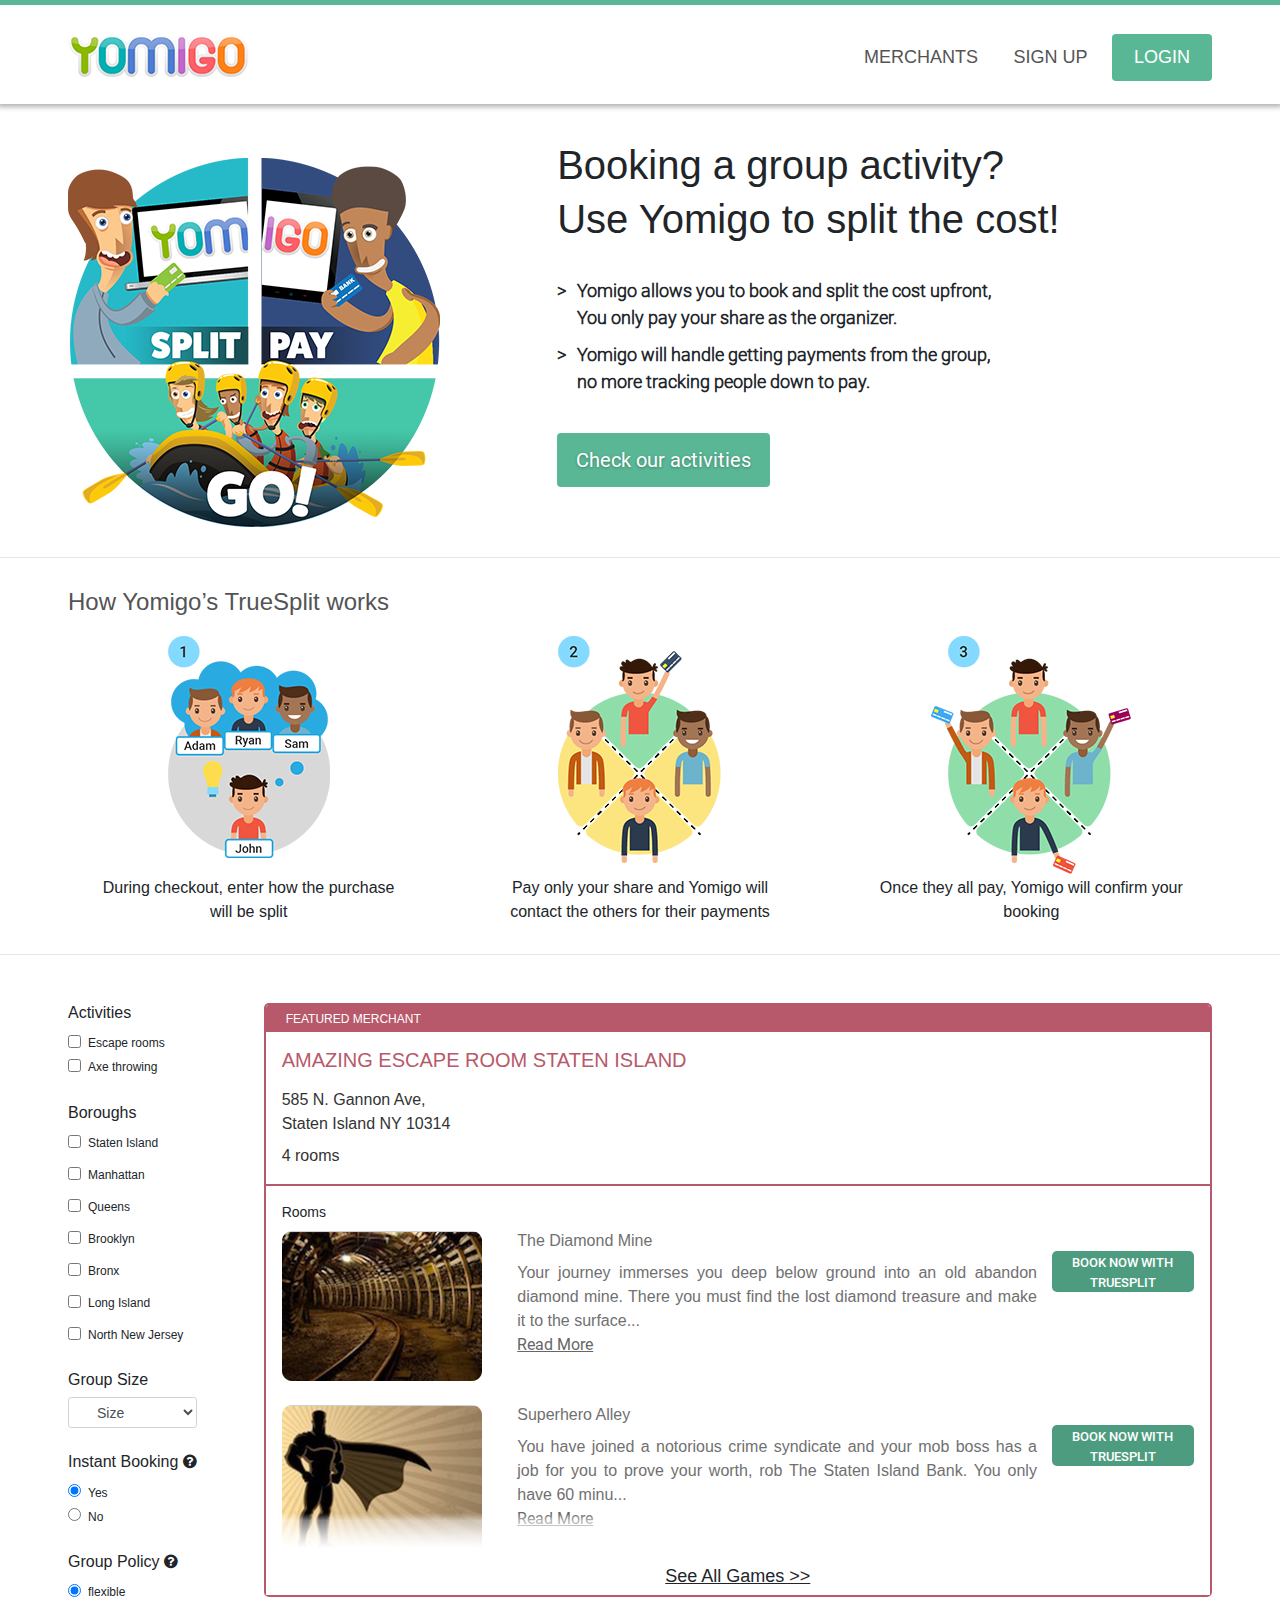
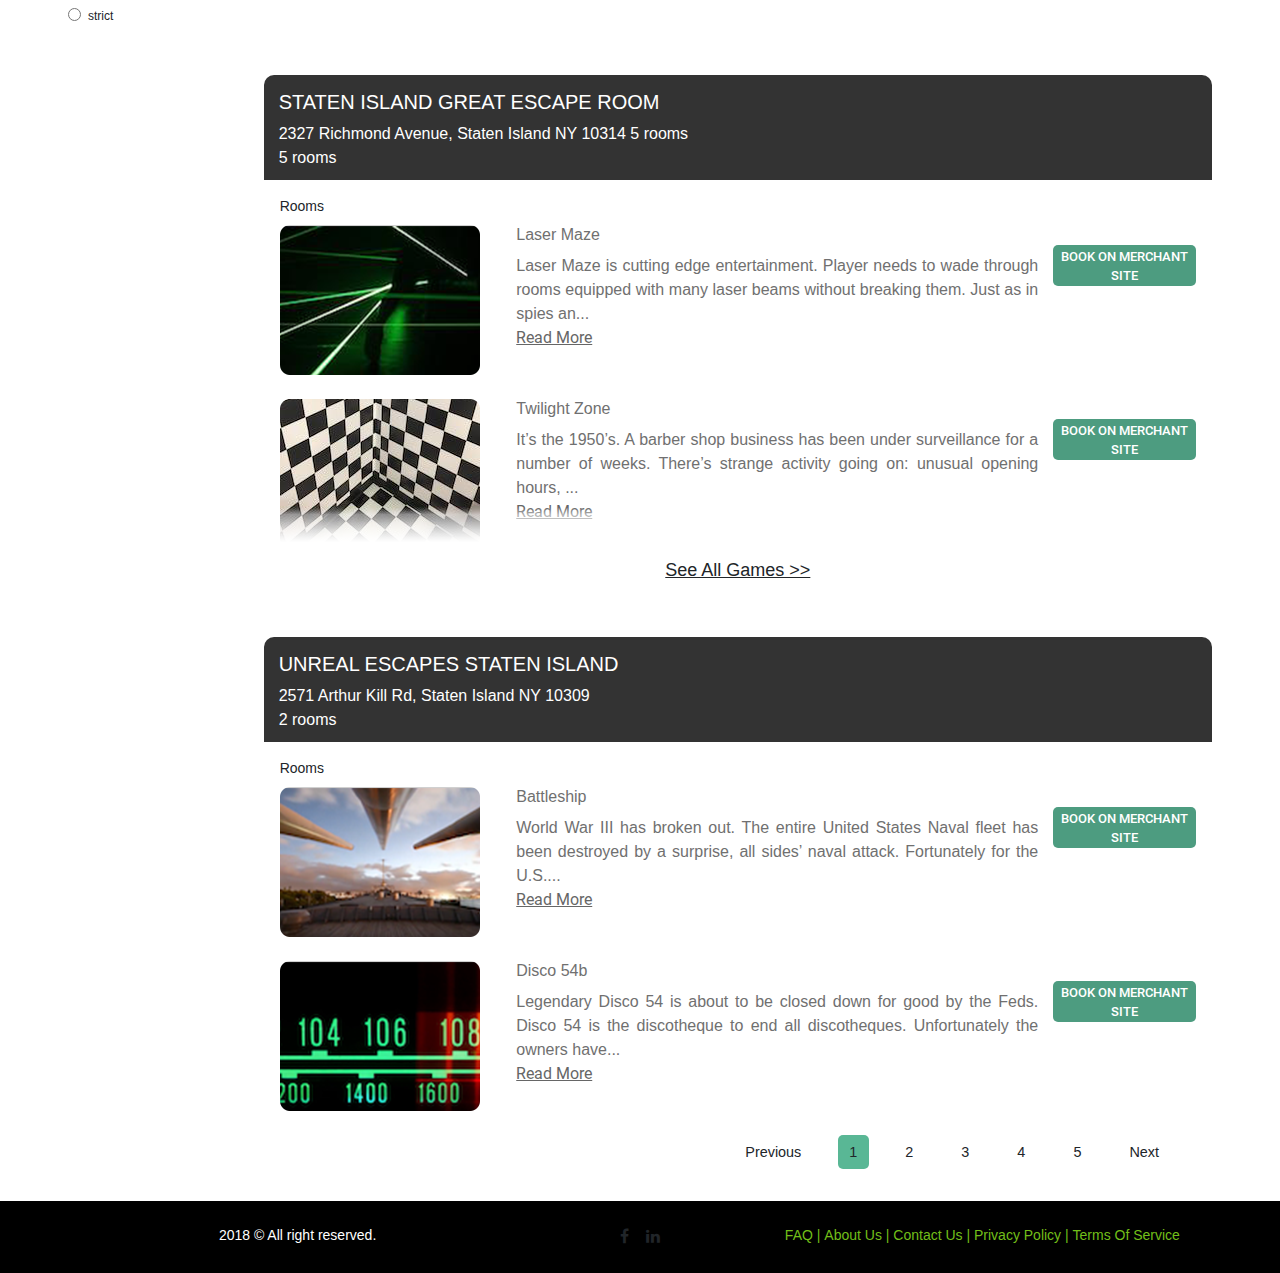
<file: index.html>
﻿<!DOCTYPE html>
<html>

<head>
    <title>Yomigo</title>
    <meta charset="UTF-8">
    <meta http-equiv="X-UA-Compatible" content="IE=edge" />
    <meta name="viewport" content="width=device-width, initial-scale=1.0, minimum-scale=1, maximum-scale=1" />
    <link href="css/bootstrap.min.css" rel="stylesheet" />
    <link href="css/style.css" rel="stylesheet" type="text/css" />
    <link href="css/fonts.css" rel="stylesheet" />
</head>


<body>

    <!-- Header -->

    <header>
        <div class="container">
            <div class="header_left">
                <a href="index.html" class="logo_img"><img src="img/yomigo_logo.png" /></a> 
                <a href="javascript:void(0);" class="nav_menu_text">MERCHANTS</a>
                <a class="toggle_menu"> <span></span> <span></span> <span></span> </a>
            </div>
            <div class="header_right">
                <ul>
                    <li> <a href="javascript:void(0);">MERCHANTS</a> </li>
                    <li> <a href="javascript:void(0);">SIGN UP</a> </li>
                    <li class="login">
                        <a href="javascrit:void(0);" class="h_btn_login" data-toggle="modal" data-target="#exampleModal">login</a>
                    </li>
                </ul>
                <div class="clearfix"></div>

            </div>
        </div>
    </header>

    <!-- Banner -->

    <section class="escape_room_main">
        <div class="container">
            <div class="row">
                <div class="col-lg-5 col-md-5 col-6">
                    <img src="img/banner_img.png" alt="" />
                </div>
                <div class="col-lg-7 col-md-7 col-6">
                    <h2>Booking a group activity?</h2>
                    <h2>Use Yomigo to split the cost!</h2>
                    <ul>
                        <li>
                            Yomigo allows you to book and split the cost upfront,
                            You only pay your share as the organizer.
                        </li>
                        <li>
                            Yomigo will handle getting payments from the group,
                            no more tracking people down to pay.
                        </li>
                    </ul>
                    <div class="check_room"> <a href="javascript:void(0);">Check our activities</a> </div>
                </div>
            </div>

        </div>
    </section>

    <!--- Word Three Image -->

    <section class="work_main">
        <div class="container">
            <h3>How Yomigo’s <span>TrueSplit</span> works</h3>
            <div class="row">
                <div class="col-lg-4 col-md-4 col-6">
                    <div class="work_img"><img src="img/step_1.png" alt="" /></div>
                    <p>During checkout, enter how the purchase will be split</p>
                </div>
                <div class="col-lg-4 col-md-4 col-6">
                    <div class="work_img"><img src="img/step_2.png" alt="" /></div>
                    <p>Pay only your share and Yomigo will contact the others for their payments</p>
                </div>
                <div class="col-lg-4 col-md-4 col-12">
                    <div class="work_img" id="work_img-3"><img src="img/step_3.png" alt="" /></div>
                    <p class="works_last_content">Once they all pay, Yomigo will confirm your booking</p>
                </div>
            </div>

        </div>
    </section>

    <!-- check box Side Bar And 1st Room -->

    <section class="check_box mt-5">
        <div class="container">
            <div class="row">

                <!-- Checkbox -->

                <div class="col-lg-2 col-md-2 col-12">
                    <div class="Content_Detail responsive mb-2">
                        <h5>Activities</h5>
                    </div>
                    <div class="row no-margine">
                        <div class="col-lg-12 col-md-12 col-6 no-margine no-padding">
                            <div class="form-check">
                                <input type="checkbox" id="checkbox775" class="largerCheckbox filled-in form-check-input">
                                <label class="form-check-label" for="checkbox775">Escape rooms</label>
                            </div>
                            <div class="form-check">
                                <input type="checkbox" id="checkbox776" class="largerCheckbox filled-in form-check-input">
                                <label class="form-check-label" for="checkbox776">Axe throwing</label>
                            </div>
                        </div>
                        <div class="col-lg-12 col-md-12 col-6 no-margine no-padding">
                            <div class="panel-heading">
                                <div class="">
                                    <button onclick="showfilter(this)" class="dropbtn filterable float-right" id="morefilter">
                                        More Filters <i class="fa fa-chevron-down"></i>
                                    </button>
                                </div>
                            </div>
                        </div>
                    </div>
                    <!-- Filter -->

                    <div class="dropdown">
                        <!--<button onclick="myFunction()" class="dropbtn filterable">
                           Filters
                        </button>-->
                        <div class="dropdown">
                            <!--<div class="panel-heading">
                                <div class="">
                                    <button onclick="showfilter(this)" class="dropbtn filterable">
                                        More Filters <i class="fa fa-chevron-down"></i>
                                    </button>
                                </div>
                            </div>-->
                            <div id="myDropdown" class="dropdown-content">

                                <div class="row more_filter">
                                    <div class="col-lg-12 filter_title no-margine">
                                        <div class="filter_header">
                                            <h4>More Filters</h4>
                                        </div>
                                    </div>
                                </div>

                                <div class="Content_Detail mb-2">
                                    <h5>Boroughs</h5>
                                </div>
                                <div class="form-check mb-2">
                                    <input type="checkbox" id="checkbox1" class="largerCheckbox filled-in form-check-input">
                                    <label class="form-check-label" for="checkbox1">Staten Island</label>
                                </div>
                                <div class="form-check mb-2">
                                    <input type="checkbox" id="checkbox2" class="largerCheckbox filled-in form-check-input">
                                    <label class="form-check-label" for="checkbox2">Manhattan</label>
                                </div>
                                <div class="form-check mb-2">
                                    <input type="checkbox" id="checkbox3" class="largerCheckbox filled-in form-check-input">
                                    <label class="form-check-label" for="checkbox3">Queens</label>
                                </div>
                                <div class="form-check mb-2">
                                    <input type="checkbox" id="checkbox4" class="largerCheckbox filled-in form-check-input">
                                    <label class="form-check-label" for="checkbox4">Brooklyn</label>
                                </div>
                                <div class="form-check mb-2">
                                    <input type="checkbox" id="checkbox5" class="largerCheckbox filled-in form-check-input">
                                    <label class="form-check-label" for="checkbox5">Bronx</label>
                                </div>
                                <div class="form-check mb-2">
                                    <input type="checkbox" id="checkbox6" class="largerCheckbox filled-in form-check-input">
                                    <label class="form-check-label" for="checkbox6">Long Island</label>
                                </div>
                                <div class="form-check mb-2">
                                    <input type="checkbox" id="checkbox7" class="largerCheckbox filled-in form-check-input">
                                    <label class="form-check-label" for="checkbox7">North New Jersey</label>
                                </div>
                                <div class="Content_Detail mt-3 mb-1">
                                    <h5>Group Size</h5>
                                </div>
                                <select class="form-control form-control-sm" id="form_input">
                                    <option>Size</option>
                                    <option>1/2</option>
                                    <option>1/3</option>
                                    <option>2/1</option>
                                    <option>2/2</option>
                                </select>
                                <div class="Content_Detail mt-4 mb-0">
                                    <h5>
                                        Instant Booking
                                        <i class="fa fa-question-circle" data-toggle="modal" data-target="#instantmodal"></i>
                                    </h5>
                                </div>
                                <div class="modal fade" id="instantmodal" role="dialog">
                                    <div class="modal-dialog">

                                        <!-- Modal content-->
                                        <div class="modal-content">
                                            
                                            <div class="modal-body">
                                                <p>It’s the merchants we’re integrated with and we can see their inventory</p>
                                            </div>
                                            <div class="modal-footer">
                                                <button type="button" class="btn btn-default" data-dismiss="modal">Close</button>
                                            </div>
                                        </div>

                                    </div>

                                    
                                </div>

                                <div class="form-check mt-1 mb-1">
                                    <input class="form-check-input" type="radio" name="exampleRadios" id="exampleRadios15" value="option1" checked>
                                    <label class="form-check-label" for="exampleRadios15">
                                        Yes
                                    </label>
                                </div>
                                <div class="form-check mt-1 mb-1">
                                    <input class="form-check-input" type="radio" name="exampleRadios" id="exampleRadios20" value="option2">
                                    <label class="form-check-label" for="exampleRadios20">
                                        No
                                    </label>
                                </div>
                                <div class="Content_Detail mt-4 mb-0">
                                    <h5>
                                        Instant Booking
                                        <i class="fa fa-question-circle" data-toggle="modal" data-target="#grouptmodal"></i>
                                    </h5>
                                </div>
                                <div class="modal fade" id="grouptmodal" role="dialog">
                                    <div class="modal-dialog">

                                        <!-- Modal content-->
                                        <div class="modal-content">

                                            <div class="modal-body">
                                                <p>It’s the policy the merchant sets on what happens if everyone doesn’t pay on time.</p>
                                            </div>
                                            <div class="modal-footer">
                                                <button type="button" class="btn btn-default" data-dismiss="modal">Close</button>
                                            </div>
                                        </div>

                                    </div>


                                </div>
                                <div class="form-check mt-1 mb-1">
                                    <input class="form-check-input" type="radio" name="exampleRadios1" id="exampleRadios35" value="option3" checked>
                                    <label class="form-check-label" for="exampleRadios35">
                                        flexible
                                    </label>
                                </div>
                                <div class="form-check mt-1 mb-1">
                                    <input class="form-check-input" type="radio" name="exampleRadios1" id="exampleRadios42" value="option4">
                                    <label class="form-check-label" for="exampleRadios42">
                                        strict
                                    </label>
                                </div>
                                


                                <div class="btn_filter text-right mt-3">
                                    <button class="btn_filter_clear_filter">Clear Filter</button>
                                    <button class="btn_filter_cancel" onclick="closefilter()">Close</button>
                                    <button class="btn_filter_apply" onclick="closefilter()">Apply Filter</button>
                                </div>
                            </div>
                        </div>

                        <div class="responsive_filter">

                            <div class="Content_Detail mb-2">
                                <h5>Boroughs</h5>
                            </div>
                            <div class="form-check mb-2">
                                <input type="checkbox" id="checkbox50" class="largerCheckbox filled-in form-check-input">
                                <label class="form-check-label" for="checkbox50">Staten Island</label>
                            </div>

                            <div class="form-check mb-2">
                                <input type="checkbox" id="checkbox51" class="largerCheckbox filled-in form-check-input">
                                <label class="form-check-label" for="checkbox51">Manhattan</label>
                            </div>

                            <div class="form-check mb-2">
                                <input type="checkbox" id="checkbox52" class="largerCheckbox filled-in form-check-input">
                                <label class="form-check-label" for="checkbox52">Queens</label>
                            </div>

                            <div class="form-check mb-2">
                                <input type="checkbox" id="checkbox53" class="largerCheckbox filled-in form-check-input">
                                <label class="form-check-label" for="checkbox53">Brooklyn</label>
                            </div>

                            <div class="form-check mb-2">
                                <input type="checkbox" id="checkbox54" class="largerCheckbox filled-in form-check-input">
                                <label class="form-check-label" for="checkbox54">Bronx</label>
                            </div>
                            <div class="form-check mb-2">
                                <input type="checkbox" id="checkbox55" class="largerCheckbox filled-in form-check-input">
                                <label class="form-check-label" for="checkbox55">Long Island</label>
                            </div>

                            <div class="form-check mb-2">
                                <input type="checkbox" id="checkbox56" class="largerCheckbox filled-in form-check-input">
                                <label class="form-check-label" for="checkbox56">North New Jersey</label>
                            </div>
                            <div class="Content_Detail mt-4 mb-0">
                                <h5>Group Size</h5>
                            </div>
                            <select class="form-control form-control-sm" id="form_input_1">
                                <option>Size</option>
                                <option>1/2</option>
                                <option>1/3</option>
                                <option>2/1</option>
                                <option>2/2</option>
                            </select>
                            <div class="Content_Detail mt-4 mb-0">
                                <h5>
                                    Instant Booking
                                    <i class="fa fa-question-circle" data-toggle="tooltip" title="It’s the merchants we’re integrated with and we can see their inventory!"></i>
                                </h5>
                            </div>

                            <div class="form-check">
                                <input class="form-check-input" type="radio" name="exampleRadios" id="exampleRadios15" value="option1" checked>
                                <label class="form-check-label" for="exampleRadios15">
                                    Yes
                                </label>
                            </div>
                            <div class="form-check">
                                <input class="form-check-input" type="radio" name="exampleRadios" id="exampleRadios20" value="option2">
                                <label class="form-check-label" for="exampleRadios20">
                                    No
                                </label>
                            </div>
                            <div class="Content_Detail mt-4 mb-0">
                                <h5>
                                    Group Policy
                                    <i class="fa fa-question-circle" data-toggle="tooltip" title="It’s the policy the merchant sets on what happens if everyone doesn’t pay on time"></i>
                                </h5>
                            </div>

                            <div class="form-check">
                                <input class="form-check-input" type="radio" name="exampleRadios1" id="exampleRadios35" value="option3" checked>
                                <label class="form-check-label" for="exampleRadios35">
                                    flexible
                                </label>
                            </div>
                            <div class="form-check">
                                <input class="form-check-input" type="radio" name="exampleRadios1" id="exampleRadios42" value="option4">
                                <label class="form-check-label" for="exampleRadios42">
                                    strict
                                </label>
                            </div>
                        </div>
                    </div>
                </div>

        <!-- 1st Room -->

                <div class="col-lg-10 col-md-10 col-12">
                    <div id="room_conten" class="second_games">
                        <div class="card">

                            <!-- Card Header -->

                            <div class="card-header">
                                Featured Merchant
                            </div>

                            <!-- Card Body Start -->

                            <div class="card-body" style="border-bottom:2px solid #b7596a;">
                                <h5 class="card-title">Amazing Escape Room Staten Island</h5>
                                <p class="card-text pt-3">585 N. Gannon Ave, </p>
                                <p class="card-text">Staten Island NY 10314 </p>
                                <p class="card-text mt-2">4 rooms</p>
                            </div>

                        </div>

                        <div class="card-body" id="">

                            <!-- Rooms Header -->

                            <div class="text-left mb-2">
                                <p>Rooms</p>
                            </div>

                            <!-- Rooms-1 Content -->

                            <div class="row">
                                <div class="col-lg-3 col-md-3 col-sm-3 col-5">
                                    <div class=""> <img src="img/room1.png" alt="" /> </div>
                                </div>
                                <div class="col-lg-7 col-md-6 col-sm-6 col-7">
                                    <h4 class="chase_text">The Diamond Mine</h4>
                                    <p class="chase_middle_text showlesscontent">Your journey immerses you deep below ground into an old abandon diamond mine. There you must find the lost diamond treasure and make it to the surface before your oxygen runs out.</p>
                                    <!--<a class="readMore">Read More</a>-->
                                </div>
                                <div class="col-lg-2 col-md-3 col-sm-3 col-12 no_pad">
                                    <a href="#" class="chase_btn" data-toggle="collapse" data-target="#remore1">BOOK NOW WITH TRUESPLIT</a>
                                </div>
                            </div>

                            <!-- Room-1 Booking Info -->

                            <div id="remore1" class="collapse mt-4 mb-4">
                                <div class="row mb-4">
                                    <div class="col-lg-4 col-md-12 col-sm-12 col-12">
                                        <div class="calendar">
                                            <div class="group calendar-ympicker">
                                                <div class="calendar-ympicker-header">
                                                    <div style="font-size:small;" class="today">Today</div>
                                                    <div style="float:right;width:20%;text-align:right;" class="close">&uarr;</div>
                                                </div>
                                                <ul style="clear:both;" class="center calendar-ympicker-months">
                                                    <li>Jan</li>
                                                    <li>Feb</li>
                                                    <li>Mar</li>
                                                    <li>Apr</li>
                                                    <li>May</li>
                                                    <li>Jun</li>
                                                    <li>Jul</li>
                                                    <li>Aug</li>
                                                    <li>Oct</li>
                                                    <li>Sep</li>
                                                    <li>Nov</li>
                                                    <li>Dec</li>
                                                </ul>
                                                <ul class="center calendar-ympicker-years"></ul>
                                            </div>

                                            <div class="group calendar-header">
                                                <p class="pointer center monthname">&nbsp;</p>
                                                <p class="pointer arrow minusmonth">
                                                    <span>
                                                        <img src="img/side_2.png" />

                                                    </span>
                                                </p>
                                                <p class="pointer arrow addmonth">
                                                    <span>

                                                        <img src="img/side.png" />
                                                    </span>
                                                </p>
                                            </div>

                                            <ul class="group calendar-days">
                                                <li>Mo</li>
                                                <li>Tu</li>
                                                <li>We</li>
                                                <li>Th</li>
                                                <li>Fr</li>
                                                <li>Sa</li>
                                                <li>Su</li>
                                            </ul>
                                            <ul class="group calendar-body"><!-- Dates go in here --></ul>
                                        </div>
                                    </div>
                                    <div class="col-lg-4 col-md-12 col-sm-12 col-12">
                                        <div class="calander_sidebar">

                                            <div id="myDIV" class="timebutton">
                                                <button class="btn" id="btn-time_1" onclick="javascript: btnactive(this);">10:15am</button>
                                                <button class="btn active" id="btn-time_2" onclick="javascript: btnactive(this);">11:30am</button>
                                                <button class="btn" id="btn-time_3" onclick="javascript: btnactive(this);">12:45pm</button>
                                                <button class="btn" id="btn-time_4" onclick="javascript: btnactive(this);">01:15pm</button>
                                                <button class="btn" id="btn-time_5" onclick="javascript: btnactive(this);">04:30pm</button>
                                            </div>

                                            <div class="slots_check">
                                                <h5>Slots Available: 5/10</h5>
                                            </div>

                                            <form class="form-inline mb-3">
                                                <div class="form-group">
                                                    <label for="exampleInputName2">Group Size :</label>
                                                    <select class="form-control form-control-sm ml-2" id="form_input_2">
                                                        <option>Size</option>
                                                        <option>1/2</option>
                                                        <option>1/3</option>
                                                        <option>2/1</option>
                                                        <option>2/2</option>
                                                    </select>
                                                </div>
                                            </form>
                                            <div class="prise_cal">
                                                <h5>Prise: $28.20 per person</h5>
                                            </div>
                                            
                                        </div>
                                    </div>
                                    <div class="col-lg-4 col-md-12 col-sm-12 col-12">
                                        
                                    </div>
                                </div>

                                <div class="row">
                                    <div class="col-lg-6">
                                        <div class="form-group">
                                            <label for="examplefirst1"><strong>First Name</strong></label>
                                            <input type="text" class="form-control" id="examplefirst1" aria-describedby="emailHelp" placeholder="First Name">
                                        </div>
                                    </div>
                                    <div class="col-lg-6">
                                        <div class="form-group">
                                            <label for="examplefirst"><strong>Last Name</strong></label>
                                            <input type="text" class="form-control" id="examplefirst" aria-describedby="emailHelp" placeholder="Last Name">
                                        </div>
                                    </div>
                                    <div class="col-lg-6">
                                        <div class="form-group">
                                            <label for="examplefirst2"><strong>Phone Number</strong></label>
                                            <input type="number" class="form-control" id="examplefirst2" aria-describedby="emailHelp" placeholder="Phone Number">
                                        </div>
                                    </div>
                                    <div class="col-lg-6">
                                        <div class="form-group">
                                            <label for="email2"><strong>Email</strong></label>
                                            <input type="email" class="form-control" id="email2" aria-describedby="emailHelp" placeholder="Email Address">
                                        </div>
                                    </div>
                                </div>


                                <div class="btn-group mt-3" id="" role="group" aria-label="Basic example">
                                    <button type="button" class="btn btn-default btn-rounded cancel" data-toggle="collapse" data-target="#remore1">CANCEL</button>
                                    <button class="chase_btn" id="chase_btn">BOOK NOW WITH TRUESPLIT</button>
                                </div>

                                <hr />

                            </div>

                            <!-- Room-2 Conmtent -->

                            <div class="row mt-4 faded faded-bottom">
                                <div class="col-lg-3 col-md-3 col-sm-3 col-5">
                                    <div class=""> <img src="img/room-3.png" alt="" /> </div>
                                </div>
                                <div class="col-lg-7 col-md-6 col-sm-6 col-7">
                                    <h4 class="chase_text">Superhero Alley</h4>
                                    <p class="chase_middle_text showlesscontent">You have joined a notorious crime syndicate and your mob boss has a job for you to prove your worth, rob The Staten Island Bank. You only have 60 minutes to acquire as much cash as you can</p>
                                    <!--<a class="readMore">Read More</a>-->

                                </div>
                                <div class="col-lg-2 col-md-3 col-sm-3 col-12 no_pad">
                                    <a class="chase_btn" data-toggle="collapse" data-target="#remore2">BOOK NOW WITH TRUESPLIT</a>
                                </div>
                            </div>

                            <!-- Room-2 Booking Content -->

                            <div id="remore2" class="collapse mt-4">
                                <div class="row mb-4">
                                    <div class="col-lg-4 col-md-12 col-sm-12 col-12">
                                        <div class="calendar">
                                            <div class="group calendar-ympicker">
                                                <div class="calendar-ympicker-header">
                                                    <div style="font-size:small;" class="today">Today</div>
                                                    <div style="float:right;width:20%;text-align:right;" class="close">&uarr;</div>
                                                </div>
                                                <ul style="clear:both;" class="center calendar-ympicker-months">
                                                    <li>Jan</li>
                                                    <li>Feb</li>
                                                    <li>Mar</li>
                                                    <li>Apr</li>
                                                    <li>May</li>
                                                    <li>Jun</li>
                                                    <li>Jul</li>
                                                    <li>Aug</li>
                                                    <li>Oct</li>
                                                    <li>Sep</li>
                                                    <li>Nov</li>
                                                    <li>Dec</li>
                                                </ul>
                                                <ul class="center calendar-ympicker-years"></ul>
                                            </div>

                                            <div class="group calendar-header">
                                                <p class="pointer center monthname">&nbsp;</p>
                                                <p class="pointer arrow minusmonth">
                                                    <span>
                                                        <img src="img/side_2.png" />

                                                    </span>
                                                </p>
                                                <p class="pointer arrow addmonth">
                                                    <span>

                                                        <img src="img/side.png" />
                                                    </span>
                                                </p>
                                            </div>

                                            <ul class="group calendar-days">
                                                <li>Mo</li>
                                                <li>Tu</li>
                                                <li>We</li>
                                                <li>Th</li>
                                                <li>Fr</li>
                                                <li>Sa</li>
                                                <li>Su</li>
                                            </ul>
                                            <ul class="group calendar-body"><!-- Dates go in here --></ul>
                                        </div>
                                    </div>
                                    <div class="col-lg-4 col-md-12 col-sm-12 col-12">
                                        <div class="calander_sidebar">
                                            
                                            <div id="myDIV" class="timebutton">
                                                <button class="btn" id="btn-time_1" onclick="javascript: btnactive(this);">10:15am</button>
                                                <button class="btn active" id="btn-time_2" onclick="javascript: btnactive(this);">11:30am</button>
                                                <button class="btn" id="btn-time_3" onclick="javascript: btnactive(this);">12:45pm</button>
                                                <button class="btn" id="btn-time_4" onclick="javascript: btnactive(this);">01:15pm</button>
                                                <button class="btn" id="btn-time_5" onclick="javascript: btnactive(this);">04:30pm</button>
                                            </div>

                                            <div class="slots_check">
                                                <h5>Slots Available: 5/10</h5>
                                            </div>

                                            <form class="form-inline mb-3">
                                                <div class="form-group">
                                                    <label for="exampleInputName2">Group Size :</label>
                                                    <select class="form-control form-control-sm ml-2" id="form_input_3">
                                                        <option>Size</option>
                                                        <option>1/2</option>
                                                        <option>1/3</option>
                                                        <option>2/1</option>
                                                        <option>2/2</option>
                                                    </select>
                                                </div>
                                            </form>
                                            <div class="prise_cal">
                                                <h5>Prise: $28.20 per person</h5>
                                            </div>
                                           
                                        </div>
                                    </div>
                                    <div class="col-lg-4 col-md-12 col-sm-12 col-12">
                                        
                                    </div>
                                </div>

                                <div class="row">
                                    <div class="col-lg-6">
                                        <div class="form-group">
                                            <label for="examplefirst1"><strong>First Name</strong></label>
                                            <input type="text" class="form-control" id="examplefirst1" aria-describedby="emailHelp" placeholder="First Name">
                                        </div>
                                    </div>
                                    <div class="col-lg-6">
                                        <div class="form-group">
                                            <label for="examplefirst"><strong>Last Name</strong></label>
                                            <input type="text" class="form-control" id="examplefirst" aria-describedby="emailHelp" placeholder="Last Name">
                                        </div>
                                    </div>
                                    <div class="col-lg-6">
                                        <div class="form-group">
                                            <label for="examplefirst2"><strong>Phone Number</strong></label>
                                            <input type="number" class="form-control" id="examplefirst2" aria-describedby="emailHelp" placeholder="Phone Number">
                                        </div>
                                    </div>
                                    <div class="col-lg-6">
                                        <div class="form-group">
                                            <label for="email2"><strong>Email</strong></label>
                                            <input type="email" class="form-control" id="email2" aria-describedby="emailHelp" placeholder="Email Address">
                                        </div>
                                    </div>
                                </div>


                                <div class="btn-group mt-3" id="" role="group" aria-label="Basic example">
                                    <button type="button" class="btn btn-default btn-rounded cancel" data-toggle="collapse" data-target="#remore2">CANCEL</button>
                                    <button class="chase_btn" id="chase_btn" disabled="true">BOOK NOW WITH TRUESPLIT</button>
                                </div>

                                <hr />
                            </div>

                            <!-- See All -->

                            <div class="text-center mt-4">
                                <!--<a class="see_all_line">See All Games >></a>-->
                                <a class="see_all_line" data-toggle="collapse" data-target="#seeall1">See All Games >></a>

                            </div>

                            <!-- See All Description -->

                            <div class="collapse" id="seeall1">

                                <div class="row">
                                    <div class="col-lg-3 col-md-3 col-sm-3 col-5">
                                        <div class=""> <img src="img/room1.png" alt="" /> </div>
                                    </div>
                                    <div class="col-lg-7 col-md-6 col-sm-6 col-7">
                                        <h4 class="chase_text">The Diamond Mine</h4>
                                        <p class="chase_middle_text showlesscontent">Your favorite superhero is on the hunt for a damsel in distress. You have been recruited to be their sidekick and help solve the mystery in where the villain is hiding her.</p>
                                        <!--<a class="readMore" data-toggle="collapse" data-target="#demo">Read More</a>-->
                                    </div>
                                    <div class="col-lg-2 col-md-3 col-sm-3 col-12 no_pad">
                                        <a class="chase_btn" data-toggle="collapse" data-target="#redmore3">BOOK NOW WITH TRUESPLIT</a>
                                    </div>
                                </div>

                                <div id="redmore3" class="collapse mt-4 mb-4">
                                    <div class="row mb-4">
                                        <div class="col-lg-4 col-md-12 col-sm-12 col-12">
                                            <div class="calendar">
                                                <div class="group calendar-ympicker">
                                                    <div class="calendar-ympicker-header">
                                                        <div style="font-size:small;" class="today">Today</div>
                                                        <div style="float:right;width:20%;text-align:right;" class="close">&uarr;</div>
                                                    </div>
                                                    <ul style="clear:both;" class="center calendar-ympicker-months">
                                                        <li>Jan</li>
                                                        <li>Feb</li>
                                                        <li>Mar</li>
                                                        <li>Apr</li>
                                                        <li>May</li>
                                                        <li>Jun</li>
                                                        <li>Jul</li>
                                                        <li>Aug</li>
                                                        <li>Oct</li>
                                                        <li>Sep</li>
                                                        <li>Nov</li>
                                                        <li>Dec</li>
                                                    </ul>
                                                    <ul class="center calendar-ympicker-years"></ul>
                                                </div>

                                                <div class="group calendar-header">
                                                    <p class="pointer center monthname">&nbsp;</p>
                                                    <p class="pointer arrow minusmonth">
                                                        <span>
                                                            <img src="img/side_2.png" />

                                                        </span>
                                                    </p>
                                                    <p class="pointer arrow addmonth">
                                                        <span>

                                                            <img src="img/side.png" />
                                                        </span>
                                                    </p>
                                                </div>

                                                <ul class="group calendar-days">
                                                    <li>Mo</li>
                                                    <li>Tu</li>
                                                    <li>We</li>
                                                    <li>Th</li>
                                                    <li>Fr</li>
                                                    <li>Sa</li>
                                                    <li>Su</li>
                                                </ul>
                                                <ul class="group calendar-body"><!-- Dates go in here --></ul>
                                            </div>
                                        </div>
                                        <div class="col-lg-4 col-md-12 col-sm-12 col-12">
                                            <div class="calander_sidebar">
                                                
                                                <div id="myDIV" class="timebutton">
                                                    <button class="btn" id="btn-time_1" onclick="javascript: btnactive(this);">10:15am</button>
                                                    <button class="btn active" id="btn-time_2" onclick="javascript: btnactive(this);">11:30am</button>
                                                    <button class="btn" id="btn-time_3" onclick="javascript: btnactive(this);">12:45pm</button>
                                                    <button class="btn" id="btn-time_4" onclick="javascript: btnactive(this);">01:15pm</button>
                                                    <button class="btn" id="btn-time_5" onclick="javascript: btnactive(this);">04:30pm</button>
                                                </div>

                                                <div class="slots_check">
                                                    <h5>Slots Available: 5/10</h5>
                                                </div>

                                                <form class="form-inline mb-3">
                                                    <div class="form-group">
                                                        <label for="exampleInputName2">Group Size :</label>
                                                        <select class="form-control form-control-sm ml-2" id="form_input_4">
                                                            <option>Size</option>
                                                            <option>1/2</option>
                                                            <option>1/3</option>
                                                            <option>2/1</option>
                                                            <option>2/2</option>
                                                        </select>
                                                    </div>
                                                </form>
                                                <div class="prise_cal">
                                                    <h5>Prise: $28.20 per person</h5>
                                                </div>
                                                
                                            </div>
                                        </div>
                                        <div class="col-lg-4 col-md-12 col-sm-12 col-12">
                                          
                                        </div>
                                    </div>

                                    <div class="row">
                                        <div class="col-lg-6">
                                            <div class="form-group">
                                                <label for="examplefirst1"><strong>First Name</strong></label>
                                                <input type="text" class="form-control" id="examplefirst1" aria-describedby="emailHelp" placeholder="First Name">
                                            </div>
                                        </div>
                                        <div class="col-lg-6">
                                            <div class="form-group">
                                                <label for="examplefirst"><strong>Last Name</strong></label>
                                                <input type="text" class="form-control" id="examplefirst" aria-describedby="emailHelp" placeholder="Last Name">
                                            </div>
                                        </div>
                                        <div class="col-lg-6">
                                            <div class="form-group">
                                                <label for="examplefirst2"><strong>Phone Number</strong></label>
                                                <input type="number" class="form-control" id="examplefirst2" aria-describedby="emailHelp" placeholder="Phone Number">
                                            </div>
                                        </div>
                                        <div class="col-lg-6">
                                            <div class="form-group">
                                                <label for="email2"><strong>Email</strong></label>
                                                <input type="email" class="form-control" id="email2" aria-describedby="emailHelp" placeholder="Email Address">
                                            </div>
                                        </div>
                                    </div>


                                    <div class="btn-group mt-3" id="" role="group" aria-label="Basic example">
                                        <button type="button" class="btn btn-default btn-rounded cancel" data-toggle="collapse" data-target="#redmore3">CANCEL</button>
                                        <button class="chase_btn" id="chase_btn" disabled="true">BOOK NOW WITH TRUESPLIT</button>
                                    </div>


                                    <hr />

                                </div>
                            </div>
                        </div>
                    </div>
                </div>
            </div>
        </div>

    </section>

    <!-- Second Room -->

    <section class="second_games mt-5">
        <div class="container">
            <div class="row">
                <div class="col-lg-2 col-md-2 col-12"></div>
                <div class="col-lg-10 col-md-10 col-12">
                    <div>
                        <div class="card">
                            <div class="clue_content">
                                <div class="clue_text">
                                    <h3>Staten Island Great Escape Room </h3>
                                    <p>2327 Richmond Avenue, Staten Island NY 10314 5 rooms</p>
                                    <p class="three_room">5 rooms</p>
                                </div>
                            </div>

                        </div>
                        <div class="card-body" id="">

                            <!-- Rooms Header -->

                            <div class="text-left mb-2">
                                <p>Rooms</p>
                            </div>

                            <!-- Room-3 Content -->

                            <div class="row">
                                <div class="col-lg-3 col-md-3 col-sm-3 col-5">
                                    <div class=""> <img src="img/wine_1.png" alt="" /> </div>
                                </div>
                                <div class="col-lg-7 col-md-6 col-sm-6 col-7">
                                    <h4 class="chase_text">Laser Maze</h4>
                                    <p class="chase_middle_text showlesscontent">Laser Maze is cutting edge entertainment. Player needs to wade through rooms equipped with many laser beams without breaking them. Just as in spies and bank robbers do in movies.</p>
                                </div>
                                <div class="col-lg-2 col-md-3 col-sm-3 col-12 no_pad">
                                    <a class="chase_btn" data-toggle="collapse" data-target="#remore3">
                                        BOOK ON
                                        MERCHANT SITE
                                    </a>
                                </div>
                            </div>

                            <!-- Room-3 Booking Info -->

                            <div id="remore3" class="collapse mt-4">
                                <div class="row mb-4">
                                    <div class="col-lg-4 col-md-12 col-sm-12 col-12">
                                        <div class="calendar">
                                            <div class="group calendar-ympicker">
                                                <div class="calendar-ympicker-header">
                                                    <div style="font-size:small;" class="today">Today</div>
                                                    <div style="float:right;width:20%;text-align:right;" class="close">&uarr;</div>
                                                </div>
                                                <ul style="clear:both;" class="center calendar-ympicker-months">
                                                    <li>Jan</li>
                                                    <li>Feb</li>
                                                    <li>Mar</li>
                                                    <li>Apr</li>
                                                    <li>May</li>
                                                    <li>Jun</li>
                                                    <li>Jul</li>
                                                    <li>Aug</li>
                                                    <li>Oct</li>
                                                    <li>Sep</li>
                                                    <li>Nov</li>
                                                    <li>Dec</li>
                                                </ul>
                                                <ul class="center calendar-ympicker-years"></ul>
                                            </div>

                                            <div class="group calendar-header">
                                                <p class="pointer center monthname">&nbsp;</p>
                                                <p class="pointer arrow minusmonth">
                                                    <span>
                                                        <img src="img/side_2.png" />

                                                    </span>
                                                </p>
                                                <p class="pointer arrow addmonth">
                                                    <span>

                                                        <img src="img/side.png" />
                                                    </span>
                                                </p>
                                            </div>

                                            <ul class="group calendar-days">
                                                <li>Mo</li>
                                                <li>Tu</li>
                                                <li>We</li>
                                                <li>Th</li>
                                                <li>Fr</li>
                                                <li>Sa</li>
                                                <li>Su</li>
                                            </ul>
                                            <ul class="group calendar-body"><!-- Dates go in here --></ul>
                                        </div>
                                    </div>
                                    <div class="col-lg-4 col-md-12 col-sm-12 col-12">
                                        <div class="calander_sidebar">
                                           
                                            <div id="myDIV" class="timebutton">
                                                <button class="btn" id="btn-time_1" onclick="javascript: btnactive(this);">10:15am</button>
                                                <button class="btn active" id="btn-time_2" onclick="javascript: btnactive(this);">11:30am</button>
                                                <button class="btn" id="btn-time_3" onclick="javascript: btnactive(this);">12:45pm</button>
                                                <button class="btn" id="btn-time_4" onclick="javascript: btnactive(this);">1:15pm</button>
                                                <button class="btn" id="btn-time_5" onclick="javascript: btnactive(this);">4:30pm</button>
                                            </div>

                                            <div class="slots_check">
                                                <h5>Slots Available: 5/10</h5>
                                            </div>

                                            <form class="form-inline mb-3">
                                                <div class="form-group">
                                                    <label for="exampleInputName2">Group Size :</label>
                                                    <select class="form-control form-control-sm ml-2" id="form_input_5">
                                                        <option>Size</option>
                                                        <option>1/2</option>
                                                        <option>1/3</option>
                                                        <option>2/1</option>
                                                        <option>2/2</option>
                                                    </select>
                                                </div>
                                            </form>
                                            <div class="prise_cal">
                                                <h5>Prise: $28.20 per person</h5>
                                            </div>
                                        </div>
                                    </div>
                                    <div class="col-lg-4 col-md-12 col-sm-12 col-12">
                                    </div>
                                </div>


                                <div class="row">
                                    <div class="col-lg-6">
                                        <div class="form-group">
                                            <label for="examplefirst1"><strong>First Name</strong></label>
                                            <input type="text" class="form-control" id="examplefirst1" aria-describedby="emailHelp" placeholder="First Name">
                                        </div>
                                    </div>
                                    <div class="col-lg-6">
                                        <div class="form-group">
                                            <label for="examplefirst"><strong>Last Name</strong></label>
                                            <input type="text" class="form-control" id="examplefirst" aria-describedby="emailHelp" placeholder="Last Name">
                                        </div>
                                    </div>
                                    <div class="col-lg-6">
                                        <div class="form-group">
                                            <label for="examplefirst2"><strong>Phone Number</strong></label>
                                            <input type="number" class="form-control" id="examplefirst2" aria-describedby="emailHelp" placeholder="Phone Number">
                                        </div>
                                    </div>
                                    <div class="col-lg-6">
                                        <div class="form-group">
                                            <label for="email2"><strong>Email</strong></label>
                                            <input type="email" class="form-control" id="email2" aria-describedby="emailHelp" placeholder="Email Address">
                                        </div>
                                    </div>
                                </div>


                                <div class="btn-group mt-3" id="" role="group" aria-label="Basic example">
                                    <button type="button" class="btn btn-default btn-rounded cancel" data-toggle="collapse" data-target="#remore3">CANCEL</button>
                                    <button class="chase_btn" id="chase_btn" disabled="true">BOOK NOW WITH TRUESPLIT</button>
                                </div>

                                <hr />
                            </div>

                            <!-- Room-4 Content -->

                            <div class="row mt-4 faded faded-bottom">
                                <div class="col-lg-3 col-md-3 col-sm-3 col-5">
                                    <div class=""> <img src="img/wine_3.png" alt="" /> </div>
                                </div>
                                <div class="col-lg-7 col-md-6 col-sm-6 col-7">
                                    <h4 class="chase_text">Twilight Zone</h4>
                                    <p class="chase_middle_text showlesscontent">It’s the 1950’s. A barber shop business has been under surveillance for a number of weeks. There’s strange activity going on: unusual opening hours,  unsavory clientele. Your mission, if you</p>
                                    <!-- <a class="readMore" data-toggle="collapse" data-target="#remore5">Read More</a>-->

                                </div>
                                <div class="col-lg-2 col-md-3 col-sm-3 col-12 no_pad">
                                    <a class="chase_btn" data-toggle="collapse" data-target="#remore4">
                                        BOOK ON
                                        MERCHANT SITE
                                    </a>
                                </div>
                            </div>

                            <!-- Room-4 Booking Info -->

                            <div id="remore4" class="collapse mt-4">

                                <div class="row mb-4">
                                    <div class="col-lg-4 col-md-12 col-sm-12 col-12">
                                        <div class="calendar">
                                            <div class="group calendar-ympicker">
                                                <div class="calendar-ympicker-header">
                                                    <div style="font-size:small;" class="today">Today</div>
                                                    <div style="float:right;width:20%;text-align:right;" class="close">&uarr;</div>
                                                </div>
                                                <ul style="clear:both;" class="center calendar-ympicker-months">
                                                    <li>Jan</li>
                                                    <li>Feb</li>
                                                    <li>Mar</li>
                                                    <li>Apr</li>
                                                    <li>May</li>
                                                    <li>Jun</li>
                                                    <li>Jul</li>
                                                    <li>Aug</li>
                                                    <li>Oct</li>
                                                    <li>Sep</li>
                                                    <li>Nov</li>
                                                    <li>Dec</li>
                                                </ul>
                                                <ul class="center calendar-ympicker-years"></ul>
                                            </div>

                                            <div class="group calendar-header">
                                                <p class="pointer center monthname">&nbsp;</p>
                                                <p class="pointer arrow minusmonth">
                                                    <span>
                                                        <img src="img/side_2.png" />

                                                    </span>
                                                </p>
                                                <p class="pointer arrow addmonth">
                                                    <span>

                                                        <img src="img/side.png" />
                                                    </span>
                                                </p>
                                            </div>

                                            <ul class="group calendar-days">
                                                <li>Mo</li>
                                                <li>Tu</li>
                                                <li>We</li>
                                                <li>Th</li>
                                                <li>Fr</li>
                                                <li>Sa</li>
                                                <li>Su</li>
                                            </ul>
                                            <ul class="group calendar-body"><!-- Dates go in here --></ul>
                                        </div>
                                    </div>
                                    <div class="col-lg-4 col-md-12 col-sm-12 col-12">
                                        <div class="calander_sidebar">
                                            
                                            <div id="myDIV" class="timebutton">
                                                <button class="btn" id="btn-time_1" onclick="javascript: btnactive(this);">10:15am</button>
                                                <button class="btn active" id="btn-time_2" onclick="javascript: btnactive(this);">11:30am</button>
                                                <button class="btn" id="btn-time_3" onclick="javascript: btnactive(this);">12:45pm</button>
                                                <button class="btn" id="btn-time_4" onclick="javascript: btnactive(this);">01:15pm</button>
                                                <button class="btn" id="btn-time_5" onclick="javascript: btnactive(this);">04:30pm</button>
                                            </div>

                                            <div class="slots_check">
                                                <h5>Slots Available: 5/10</h5>
                                            </div>

                                            <form class="form-inline mb-3">
                                                <div class="form-group">
                                                    <label for="exampleInputName2">Group Size :</label>
                                                    <select class="form-control form-control-sm ml-2" id="form_input_6">
                                                        <option>Size</option>
                                                        <option>1/2</option>
                                                        <option>1/3</option>
                                                        <option>2/1</option>
                                                        <option>2/2</option>
                                                    </select>
                                                </div>
                                            </form>
                                            <div class="prise_cal">
                                                <h5>Prise: $28.20 per person</h5>
                                            </div>
                                        </div>
                                    </div>
                                    <div class="col-lg-4 col-md-12 col-sm-12 col-12">
                                    </div>
                                </div>


                                <div class="row">
                                    <div class="col-lg-6">
                                        <div class="form-group">
                                            <label for="examplefirst1"><strong>First Name</strong></label>
                                            <input type="text" class="form-control" id="examplefirst1" aria-describedby="emailHelp" placeholder="First Name">
                                        </div>
                                    </div>
                                    <div class="col-lg-6">
                                        <div class="form-group">
                                            <label for="examplefirst"><strong>Last Name</strong></label>
                                            <input type="text" class="form-control" id="examplefirst" aria-describedby="emailHelp" placeholder="Last Name">
                                        </div>
                                    </div>
                                    <div class="col-lg-6">
                                        <div class="form-group">
                                            <label for="examplefirst2"><strong>Phone Number</strong></label>
                                            <input type="number" class="form-control" id="examplefirst2" aria-describedby="emailHelp" placeholder="Phone Number">
                                        </div>
                                    </div>
                                    <div class="col-lg-6">
                                        <div class="form-group">
                                            <label for="email2"><strong>Email</strong></label>
                                            <input type="email" class="form-control" id="email2" aria-describedby="emailHelp" placeholder="Email Address">
                                        </div>
                                    </div>
                                </div>


                                <div class="btn-group mt-3" id="" role="group" aria-label="Basic example">
                                    <button type="button" class="btn btn-default btn-rounded cancel" data-toggle="collapse" data-target="#remore4">CANCEL</button>
                                    <button class="chase_btn" id="chase_btn" disabled="true">BOOK NOW WITH TRUESPLIT</button>
                                </div>

                                <hr />
                            </div>


                            <!-- See All Games -->

                            <div class="text-center mt-4">
                                <a class="see_all_line" data-toggle="collapse" data-target="#seeall2">See All Games >></a>
                            </div>

                            <!-- See All  -->

                            <div class="collapse" id="seeall2">

                                <div class="row">
                                    <div class="col-lg-3 col-md-3 col-sm-3 col-5">
                                        <div class=""> <img src="img/wine_1.png" alt="" /> </div>
                                    </div>
                                    <div class="col-lg-7 col-md-6 col-sm-6 col-7">
                                        <h4 class="chase_text">Laser Maze</h4>
                                        <p class="chase_middle_text showlesscontent">Laser Maze is cutting edge entertainment. Player needs to wade through rooms equipped with many laser beams without breaking them. Just as in spies and bank robbers do in movies.</p>
                                    </div>
                                    <div class="col-lg-2 col-md-3 col-sm-3 col-12 no_pad">
                                        <a class="chase_btn" data-toggle="collapse" data-target="#remoresee">
                                            BOOK ON
                                            MERCHANT SITE
                                        </a>
                                    </div>
                                </div>

                                <div id="remoresee" class="collapse mt-4 mb-4">
                                    <div class="row mb-4">
                                        <div class="col-lg-4 col-md-12 col-sm-12 col-12">
                                            <div class="calendar">
                                                <div class="group calendar-ympicker">
                                                    <div class="calendar-ympicker-header">
                                                        <div style="font-size:small;" class="today">Today</div>
                                                        <div style="float:right;width:20%;text-align:right;" class="close">&uarr;</div>
                                                    </div>
                                                    <ul style="clear:both;" class="center calendar-ympicker-months">
                                                        <li>Jan</li>
                                                        <li>Feb</li>
                                                        <li>Mar</li>
                                                        <li>Apr</li>
                                                        <li>May</li>
                                                        <li>Jun</li>
                                                        <li>Jul</li>
                                                        <li>Aug</li>
                                                        <li>Oct</li>
                                                        <li>Sep</li>
                                                        <li>Nov</li>
                                                        <li>Dec</li>
                                                    </ul>
                                                    <ul class="center calendar-ympicker-years"></ul>
                                                </div>

                                                <div class="group calendar-header">
                                                    <p class="pointer center monthname">&nbsp;</p>
                                                    <p class="pointer arrow minusmonth">
                                                        <span>
                                                            <img src="img/side_2.png" />

                                                        </span>
                                                    </p>
                                                    <p class="pointer arrow addmonth">
                                                        <span>

                                                            <img src="img/side.png" />
                                                        </span>
                                                    </p>
                                                </div>

                                                <ul class="group calendar-days">
                                                    <li>Mo</li>
                                                    <li>Tu</li>
                                                    <li>We</li>
                                                    <li>Th</li>
                                                    <li>Fr</li>
                                                    <li>Sa</li>
                                                    <li>Su</li>
                                                </ul>
                                                <ul class="group calendar-body"><!-- Dates go in here --></ul>
                                            </div>
                                        </div>
                                        <div class="col-lg-4 col-md-12 col-sm-12 col-12">
                                            <div class="calander_sidebar">
                                                
                                                <div id="myDIV" class="timebutton">
                                                    <button class="btn" id="btn-time_1" onclick="javascript: btnactive(this);">10:15am</button>
                                                    <button class="btn active" id="btn-time_2" onclick="javascript: btnactive(this);">11:30am</button>
                                                    <button class="btn" id="btn-time_3" onclick="javascript: btnactive(this);">12:45pm</button>
                                                    <button class="btn" id="btn-time_4" onclick="javascript: btnactive(this);">01:15pm</button>
                                                    <button class="btn" id="btn-time_5" onclick="javascript: btnactive(this);">04:30pm</button>
                                                </div>

                                                <div class="slots_check">
                                                    <h5>Slots Available: 5/10</h5>
                                                </div>

                                                <form class="form-inline mb-3">
                                                    <div class="form-group">
                                                        <label for="exampleInputName2">Group Size :</label>
                                                        <select class="form-control form-control-sm ml-2" id="form_input_7">
                                                            <option>Size</option>
                                                            <option>1/2</option>
                                                            <option>1/3</option>
                                                            <option>2/1</option>
                                                            <option>2/2</option>
                                                        </select>
                                                    </div>
                                                </form>
                                                <div class="prise_cal">
                                                    <h5>Prise: $28.20 per person</h5>
                                                </div>
                                                
                                            </div>
                                        </div>
                                        <div class="col-lg-4 col-md-12 col-sm-12 col-12">
                                            
                                        </div>
                                    </div>


                                    <div class="row">
                                        <div class="col-lg-6">
                                            <div class="form-group">
                                                <label for="examplefirst1"><strong>First Name</strong></label>
                                                <input type="text" class="form-control" id="examplefirst1" aria-describedby="emailHelp" placeholder="First Name">
                                            </div>
                                        </div>
                                        <div class="col-lg-6">
                                            <div class="form-group">
                                                <label for="examplefirst"><strong>Last Name</strong></label>
                                                <input type="text" class="form-control" id="examplefirst" aria-describedby="emailHelp" placeholder="Last Name">
                                            </div>
                                        </div>
                                        <div class="col-lg-6">
                                            <div class="form-group">
                                                <label for="examplefirst2"><strong>Phone Number</strong></label>
                                                <input type="number" class="form-control" id="examplefirst2" aria-describedby="emailHelp" placeholder="Phone Number">
                                            </div>
                                        </div>
                                        <div class="col-lg-6">
                                            <div class="form-group">
                                                <label for="email2"><strong>Email</strong></label>
                                                <input type="email" class="form-control" id="email2" aria-describedby="emailHelp" placeholder="Email Address">
                                            </div>
                                        </div>
                                    </div>


                                    <div class="btn-group mt-3" id="" role="group" aria-label="Basic example">
                                        <button type="button" class="btn btn-default btn-rounded cancel" data-toggle="collapse" data-target="#remoresee">CANCEL</button>
                                        <button class="chase_btn" id="chase_btn" disabled="true">BOOK NOW WITH TRUESPLIT</button>
                                    </div>

                                    <hr />
                                </div>

                            </div>

                        </div>
                    </div>
                </div>
            </div>
        </div>
    </section>

    <!-- Third Room -->

    <section class="second_games mt-5" id="third_game">
        <div class="container">
            <div class="row">
                <div class="col-lg-2 col-md-2 col-12"></div>
                <div class="col-lg-10 col-md-10 col-12">
                    <div>
                        <div class="card">
                            <div class="clue_content">
                                <div class="clue_text">
                                    <h3>Unreal Escapes Staten Island</h3>
                                    <p>2571 Arthur Kill Rd, Staten Island NY 10309</p>
                                    <p class="three_room">2 rooms</p>
                                </div>
                            </div>
                        </div>

                        <div class="card-body" id="">

                            <!-- Game3 Room Header -->

                            <div class="text-left mb-2">
                                <p>Rooms</p>
                            </div>

                            <!-- Room-5 Content -->

                            <div class="row">
                                <div class="col-lg-3 col-md-3 col-sm-3 col-5">
                                    <div class=""> <img src="img/room4.png" alt="" /> </div>
                                </div>
                                <div class="col-lg-7 col-md-6 col-sm-6 col-7">
                                    <div class="cux">
                                        <h4 class="chase_text">Battleship</h4>
                                        <p class="chase_middle_text showlesscontent">World War III has broken out. The entire United States Naval fleet has been destroyed by a surprise, all sides’ naval attack. Fortunately for the U.S., there is one old, beat up, decommission.</p>
                                        <!--<a class="readMore" data-toggle="collapse" data-target="#remore6">Read More</a>-->
                                    </div>
                                </div>
                                <div class="col-lg-2 col-md-3 col-sm-3 col-12 no_pad">
                                    <a class="chase_btn" data-toggle="collapse" data-target="#remore5">
                                        BOOK ON
                                        MERCHANT SITE
                                    </a>
                                </div>
                            </div>

                            <!-- Room-5 Booking Info -->

                            <div id="remore5" class="collapse mt-4">
                                <div class="row mb-4">
                                    <div class="col-lg-4 col-md-12 col-sm-12 col-12">
                                        <div class="calendar">
                                            <div class="group calendar-ympicker">
                                                <div class="calendar-ympicker-header">
                                                    <div style="font-size:small;" class="today">Today</div>
                                                    <div style="float:right;width:20%;text-align:right;" class="close">&uarr;</div>
                                                </div>
                                                <ul style="clear:both;" class="center calendar-ympicker-months">
                                                    <li>Jan</li>
                                                    <li>Feb</li>
                                                    <li>Mar</li>
                                                    <li>Apr</li>
                                                    <li>May</li>
                                                    <li>Jun</li>
                                                    <li>Jul</li>
                                                    <li>Aug</li>
                                                    <li>Oct</li>
                                                    <li>Sep</li>
                                                    <li>Nov</li>
                                                    <li>Dec</li>
                                                </ul>
                                                <ul class="center calendar-ympicker-years"></ul>
                                            </div>

                                            <div class="group calendar-header">
                                                <p class="pointer center monthname">&nbsp;</p>
                                                <p class="pointer arrow minusmonth">
                                                    <span>
                                                        <img src="img/side_2.png" />

                                                    </span>
                                                </p>
                                                <p class="pointer arrow addmonth">
                                                    <span>

                                                        <img src="img/side.png" />
                                                    </span>
                                                </p>
                                            </div>

                                            <ul class="group calendar-days">
                                                <li>Mo</li>
                                                <li>Tu</li>
                                                <li>We</li>
                                                <li>Th</li>
                                                <li>Fr</li>
                                                <li>Sa</li>
                                                <li>Su</li>
                                            </ul>
                                            <ul class="group calendar-body"><!-- Dates go in here --></ul>
                                        </div>
                                    </div>
                                    <div class="col-lg-4 col-md-12 col-sm-12 col-12">
                                        <div class="calander_sidebar">
                                           
                                            <div id="myDIV" class="timebutton">
                                                <button class="btn" id="btn-time_1" onclick="javascript: btnactive(this);">10:15am</button>
                                                <button class="btn active" id="btn-time_2" onclick="javascript: btnactive(this);">11:30am</button>
                                                <button class="btn" id="btn-time_3" onclick="javascript: btnactive(this);">12:45pm</button>
                                                <button class="btn" id="btn-time_4" onclick="javascript: btnactive(this);">01:15pm</button>
                                                <button class="btn" id="btn-time_5" onclick="javascript: btnactive(this);">04:30pm</button>
                                            </div>

                                            <div class="slots_check">
                                                <h5>Slots Available: 5/10</h5>
                                            </div>

                                            <form class="form-inline mb-3">
                                                <div class="form-group">
                                                    <label for="exampleInputName2">Group Size :</label>
                                                    <select class="form-control form-control-sm ml-2" id="form_input_8">
                                                        <option>Size</option>
                                                        <option>1/2</option>
                                                        <option>1/3</option>
                                                        <option>2/1</option>
                                                        <option>2/2</option>
                                                    </select>
                                                </div>
                                            </form>
                                            <div class="prise_cal">
                                                <h5>Prise: $28.20 per person</h5>
                                            </div>
                                        </div>
                                    </div>
                                    <div class="col-lg-4 col-md-12 col-sm-12 col-12">
                                    </div>
                                </div>


                                <div class="row">
                                    <div class="col-lg-6">
                                        <div class="form-group">
                                            <label for="examplefirst1"><strong>First Name</strong></label>
                                            <input type="text" class="form-control" id="examplefirst1" aria-describedby="emailHelp" placeholder="First Name">
                                        </div>
                                    </div>
                                    <div class="col-lg-6">
                                        <div class="form-group">
                                            <label for="examplefirst"><strong>Last Name</strong></label>
                                            <input type="text" class="form-control" id="examplefirst" aria-describedby="emailHelp" placeholder="Last Name">
                                        </div>
                                    </div>
                                    <div class="col-lg-6">
                                        <div class="form-group">
                                            <label for="examplefirst2"><strong>Phone Number</strong></label>
                                            <input type="number" class="form-control" id="examplefirst2" aria-describedby="emailHelp" placeholder="Phone Number">
                                        </div>
                                    </div>
                                    <div class="col-lg-6">
                                        <div class="form-group">
                                            <label for="email2"><strong>Email</strong></label>
                                            <input type="email" class="form-control" id="email2" aria-describedby="emailHelp" placeholder="Email Address">
                                        </div>
                                    </div>
                                </div>


                                <div class="btn-group mt-3" id="" role="group" aria-label="Basic example">
                                    <button type="button" class="btn btn-default btn-rounded cancel" data-toggle="collapse" data-target="#remore5">CANCEL</button>
                                    <button class="chase_btn" id="chase_btn" disabled="true">BOOK NOW WITH TRUESPLIT</button>
                                </div>

                                <hr />
                            </div>

                            <!-- Room-6 Content -->

                            <div class="row mt-4">
                                <div class="col-lg-3 col-md-3 col-sm-3 col-5">
                                    <div class=""> <img src="img/room5.png" alt="" /> </div>
                                </div>
                                <div class="col-lg-7 col-md-6 col-sm-6 col-7">
                                    <h4 class="chase_text">Disco 54b</h4>
                                    <p class="chase_middle_text showlesscontent">Legendary Disco 54 is about to be closed down for good by the Feds. Disco 54 is the discotheque to end all discotheques. Unfortunately the owners have been naughty boys, so this is your last.</p>
                                    <!-- <a class="readMore" data-toggle="collapse" data-target="#remore7">Read More</a>-->

                                </div>
                                <div class="col-lg-2 col-md-3 col-sm-3 col-12 no_pad">
                                    <a class="chase_btn" data-toggle="collapse" data-target="#remore6">
                                        BOOK ON
                                        MERCHANT SITE
                                    </a>
                                </div>
                            </div>

                            <!-- Room-6 Booking Info -->

                            <div id="remore6" class="collapse mt-4">
                                <div class="row mb-4">
                                    <div class="col-lg-4 col-md-12 col-sm-12 col-12">
                                        <div class="calendar">
                                            <div class="group calendar-ympicker">
                                                <div class="calendar-ympicker-header">
                                                    <div style="font-size:small;" class="today">Today</div>
                                                    <div style="float:right;width:20%;text-align:right;" class="close">&uarr;</div>
                                                </div>
                                                <ul style="clear:both;" class="center calendar-ympicker-months">
                                                    <li>Jan</li>
                                                    <li>Feb</li>
                                                    <li>Mar</li>
                                                    <li>Apr</li>
                                                    <li>May</li>
                                                    <li>Jun</li>
                                                    <li>Jul</li>
                                                    <li>Aug</li>
                                                    <li>Oct</li>
                                                    <li>Sep</li>
                                                    <li>Nov</li>
                                                    <li>Dec</li>
                                                </ul>
                                                <ul class="center calendar-ympicker-years"></ul>
                                            </div>

                                            <div class="group calendar-header">
                                                <p class="pointer center monthname">&nbsp;</p>
                                                <p class="pointer arrow minusmonth">
                                                    <span>
                                                        <img src="img/side_2.png" />

                                                    </span>
                                                </p>
                                                <p class="pointer arrow addmonth">
                                                    <span>

                                                        <img src="img/side.png" />
                                                    </span>
                                                </p>
                                            </div>

                                            <ul class="group calendar-days">
                                                <li>Mo</li>
                                                <li>Tu</li>
                                                <li>We</li>
                                                <li>Th</li>
                                                <li>Fr</li>
                                                <li>Sa</li>
                                                <li>Su</li>
                                            </ul>
                                            <ul class="group calendar-body"><!-- Dates go in here --></ul>
                                        </div>
                                    </div>
                                    <div class="col-lg-4 col-md-12 col-sm-12 col-12">
                                        <div class="calander_sidebar">
                                           
                                            <div id="myDIV" class="timebutton">
                                                <button class="btn" id="btn-time_1" onclick="javascript: btnactive(this);">10:15am</button>
                                                <button class="btn active" id="btn-time_2" onclick="javascript: btnactive(this);">11:30am</button>
                                                <button class="btn" id="btn-time_3" onclick="javascript: btnactive(this);">12:45pm</button>
                                                <button class="btn" id="btn-time_4" onclick="javascript: btnactive(this);">01:15pm</button>
                                                <button class="btn" id="btn-time_5" onclick="javascript: btnactive(this);">04:30pm</button>
                                            </div>

                                            <div class="slots_check">
                                                <h5>Slots Available: 5/10</h5>
                                            </div>

                                            <form class="form-inline mb-3">
                                                <div class="form-group">
                                                    <label for="exampleInputName2">Group Size :</label>
                                                    <select class="form-control form-control-sm ml-2" id="form_input_9">
                                                        <option>Size</option>
                                                        <option>1/2</option>
                                                        <option>1/3</option>
                                                        <option>2/1</option>
                                                        <option>2/2</option>
                                                    </select>
                                                </div>
                                            </form>
                                            <div class="prise_cal">
                                                <h5>Prise: $28.20 per person</h5>
                                            </div>
                                        </div>
                                    </div>
                                    <div class="col-lg-4 col-md-12 col-sm-12 col-12">
                                    </div>
                                </div>

                                <div class="row">
                                    <div class="col-lg-6">
                                        <div class="form-group">
                                            <label for="examplefirst1"><strong>First Name</strong></label>
                                            <input type="text" class="form-control" id="examplefirst1" aria-describedby="emailHelp" placeholder="First Name">
                                        </div>
                                    </div>
                                    <div class="col-lg-6">
                                        <div class="form-group">
                                            <label for="examplefirst"><strong>Last Name</strong></label>
                                            <input type="text" class="form-control" id="examplefirst" aria-describedby="emailHelp" placeholder="Last Name">
                                        </div>
                                    </div>
                                    <div class="col-lg-6">
                                        <div class="form-group">
                                            <label for="examplefirst2"><strong>Phone Number</strong></label>
                                            <input type="number" class="form-control" id="examplefirst2" aria-describedby="emailHelp" placeholder="Phone Number">
                                        </div>
                                    </div>
                                    <div class="col-lg-6">
                                        <div class="form-group">
                                            <label for="email2"><strong>Email</strong></label>
                                            <input type="email" class="form-control" id="email2" aria-describedby="emailHelp" placeholder="Email Address">
                                        </div>
                                    </div>
                                </div>


                                <div class="btn-group mt-3" id="" role="group" aria-label="Basic example">
                                    <button type="button" class="btn btn-default btn-rounded cancel" data-toggle="collapse" data-target="#remore6">CANCEL</button>
                                    <button class="chase_btn" id="chase_btn" disabled="true">BOOK NOW WITH TRUESPLIT</button>
                                </div>


                                <hr />
                            </div>

                            <!-- Pagination -->

                            <nav aria-label="Page navigation" class="mt-4">
                                <ul class="pagination justify-content-end">
                                    <li class="page-item">
                                        <a class="page-link" href="#" tabindex="-1">Previous</a>
                                    </li>
                                    <li class="page-item active"><a class="page-link" href="index.html">1</a></li>
                                    <li class="page-item"><a class="page-link" href="#">2</a></li>
                                    <li class="page-item"><a class="page-link" href="#">3</a></li>
                                    <li class="page-item"><a class="page-link" href="#">4</a></li>
                                    <li class="page-item"><a class="page-link" href="#">5</a></li>
                                    <li class="page-item">
                                        <a class="page-link" href="#">Next</a>
                                    </li>
                                </ul>
                            </nav>

                        </div>
                    </div>
                </div>
            </div>
        </div>
    </section>

    <!-- Footer -->

    <footer>
        <div class="container">
            <div class="row">
                <div class="col-lg-5 col-md-5 col-12">
                    <p class="right_footer">2018 © All right reserved.</p>
                </div>
                <div class="col-lg-2 col-md-2 col-12 text-center">
                    <i class="fa fa-facebook-f" style="margin-right:12px;"></i>
                    <i class="fa fa-linkedin"></i>
                </div>
                <div class="col-lg-5 col-md-5 col-12">
                    <p class="footer_terms">
                        <a>FAQ |</a>
                        <a>About Us |</a>
                        <a>Contact Us |</a>
                        <a>Privacy Policy |</a>
                        <a>Terms Of Service </a>

                    </p>
                </div>
            </div>
        </div>
    </footer>

    <div class="modal fade in " id="exampleModal" tabindex="-1" role="dialog" aria-labelledby="exampleModalLabel" aria-hidden="true" style="margin-top:100px;">
        <div class="modal-dialog log_in" role="document">
            <div class="modal-content log_in">
                <div class="modal-header log_in">

                    <div class="log_in_title"><h1>Login to your Yomigo account</h1></div>

                    <button type="button" class="close" data-dismiss="modal" aria-label="Close">
                        <span aria-hidden="true">×</span>
                    </button>
                    <div class="clearfix"></div>
                </div>
                <div class="modal-body log_in">

                    <form class="">

                        <div class="form_content">
                            <div class="form-group">
                                <label class="form_label_log_in">Email<span>*</span></label>
                                <input type="email" class="form-control control">
                            </div>
                            <div class="form-group">
                                <label class="form_label_log_in">Password<span>*</span></label>
                                <input type="password" class="form-control control">
                            </div>
                            <div class="checkbox">
                                <input type="checkbox" class="coustom_cb" id="c50_cb1">
                                <label class="form_label_log_in lable_border" for="c50_cb1">Keep me logged in</label>
                            </div>
                            <div class="form-group btn_grp">
                                <button class="btn_login">Login</button>
                                <!--<button class="btn_register" data-toggle="modal" data-target="#exampleModal1">register</button>-->

                                <a href="javascript:void(0);" class="forgot_pwd_link">Forgot Password?</a>
                            </div>
                        </div>
                    </form>
                </div>

                <div class="modal-footer">
                    <button type="button" class="btn btn-secondary" data-dismiss="modal">Close</button>
                </div>

            </div>
        </div>
    </div>


    <!-- Scripts -->

    <script src="https://code.jquery.com/jquery-3.3.1.min.js"></script>
    <script type="text/javascript" src="js/bootstrap.min.js"></script>
    <!-- See All & Read More Js -->
    
    <script>
        $(document).ready(function () {
            $('.toggle_menu').click(function () {
                $('.header_right').slideToggle();
            });
            //$('.second_games').each(function() {
            //    var h = $(this).children('ul')[0].scrollHeight;
            //    $(this).children('.see_all_line').click(function (e) {
            //        e.stopPropagation();
            //        $(this).hide();
            //        $(this).parent().children('ul').animate({
            //            'height': h
            //        });
            //        $(this).parent().children('ul').css('overflow', 'visible');
            //        $(this).parent().addClass('see_all_open');
            //        $(this).parent().find('.chase_contain,.chase_img').contents().unwrap();
            //    });
            //});
            //var max_height = $('.second_games').height();
            //$('.expert_img').css('min-height', max_height);

            $('.see_all_line').click(function (e) {
                $(this).hide();
            });

           
            $('.chase_btn').click(function (e) {
                $(this).hide();
            });
            $('.cancel').click(function (e) {
                $('.chase_btn').show();
            });
           
            $(function () {
                AddReadMore();
            });

            
           
           

        });
        $(window).resize(function () {
            setTimeout(function () {
                var max_height = $('.second_games').height();
                $('.expert_img').css('min-height', max_height);

            }, 500);
        });
        function AddReadMore() {

            if ($(window).width() > 767) {
                var carLmt = 150;
            } else {
                var carLmt = 100;
            }
            var readMoreTxt = "Read More";
            var readLessTxt = "Read Less";
            $(".chase_middle_text").each(function () {
                if ($(this).find(".firstSec").length) return;
                var allstr = $(this).text();

                if (allstr.length > carLmt) {
                    var firstSet = allstr.substring(0, carLmt);
                    var secdHalf = allstr.substring(carLmt, allstr.length);
                    var strtoadd = firstSet + "<span class='threedots'>...</span>" + "<span class='SecSec'>" + secdHalf + "</span><a class='readMore'>" + readMoreTxt + "</a><a class='readLess'>" + readLessTxt + "</a>";
                    $(this).html(strtoadd);
                }
            });
            $(document).on("click", ".readMore,.readLess", function () {

                $(this).closest(".chase_middle_text").toggleClass("showlesscontent showmorecontent");
            });


        }
        function showfilter(e) {
            document.getElementById("myDropdown").classList.toggle("show");
            $('.dropbtn.filterable').css('visibility', 'hidden');
        }
        function closefilter() {
            document.getElementById("myDropdown").classList.toggle("show");
            $('.dropbtn.filterable').css('visibility', 'visible');            
            goToByScroll('morefilter');
        }
       

    </script>

    <script>
        function myFunction() {
            document.getElementById(".dropdown-content").reset();
        }
    </script>

    <script>

        var d = new Date();

        var Calendar = {
            themonth: d.getMonth(), // The number of the month 0-11
            theyear: d.getFullYear(), // This year
            today: [d.getFullYear(), d.getMonth(), d.getDate()], // adds today style
            selectedDate: null, // set to today in init()
            years: [], // populated with last 10 years in init()
            months: ['January', 'February', 'March', 'April', 'May', 'June', 'July', 'August', 'September', 'October', 'November', 'December'],

            init: function () {
                this.selectedDate = this.today
                // Populate the list of years in the month/year pulldown
                var year = this.theyear;
                for (var i = 0; i < 10; i++) {
                    this.years.push(year--);
                }

                this.bindUIActions();
                this.render();
            },

            bindUIActions: function () {
                // Create Years list and add to ympicker
                for (var i = 0; i < this.years.length; i++)
                    $('<li>' + this.years[i] + '</li>').appendTo('.calendar-ympicker-years');
                this.selectMonth(); this.selectYear(); // Add active class to current month n year

                // Slide down year month picker
                $('.monthname').click(function () {
                    $('.calendar-ympicker').css('transform', 'translateY(0)');
                });

                // Close year month picker without action
                $('.close').click(function () {
                    $('.calendar-ympicker').css('transform', 'translateY(-100%)');
                });

                // Move calander to today
                $('.today').click(function () {
                    Calendar.themonth = d.getMonth();
                    Calendar.theyear = d.getFullYear();
                    Calendar.selectMonth(); Calendar.selectYear();
                    Calendar.selectedDate = Calendar.today;
                    Calendar.render();
                    $('.calendar-ympicker').css('transform', 'translateY(-100%)');
                });

                // Click handlers for ympicker list items
                $('.calendar-ympicker-months li').click(function () {
                    Calendar.themonth = $('.calendar-ympicker-months li').index($(this));
                    Calendar.selectMonth();
                    Calendar.render();
                    $('.calendar-ympicker').css('transform', 'translateY(-100%)');
                });
                $('.calendar-ympicker-years li').click(function () {
                    Calendar.theyear = parseInt($(this).text());
                    Calendar.selectYear();
                    Calendar.render();
                    $('.calendar-ympicker').css('transform', 'translateY(-100%)');
                });

                // Move the calendar pages
                $('.minusmonth').click(function () {
                    Calendar.themonth += -1;
                    Calendar.changeMonth();
                });
                $('.addmonth').click(function () {
                    Calendar.themonth += 1;
                    Calendar.changeMonth();
                });
            },

            // Adds class="active" to the selected month/year
            selectMonth: function () {
                $('.calendar-ympicker-months li').removeClass('active');
                $('.calendar-ympicker-months li:nth-child(' + (this.themonth + 1) + ')').addClass('active');
            },
            selectYear: function () {
                $('.calendar-ympicker-years li').removeClass('active');
                $('.calendar-ympicker-years li:nth-child(' + (this.years.indexOf(this.theyear) + 1) + ')').addClass('active');
            },

            // Makes sure that month rolls over years correctly
            changeMonth: function () {
                if (this.themonth == 12) {
                    this.themonth = 0;
                    this.theyear++;
                    this.selectYear();
                }
                else if (this.themonth == -1) {
                    this.themonth = 11;
                    this.theyear--;
                    this.selectYear();
                }
                this.selectMonth();
                this.render();
            },

            // Helper functions for time calculations
            TimeCalc: {
                firstDay: function (month, year) {
                    var fday = new Date(year, month, 1).getDay(); // Mon 1 ... Sat 6, Sun 0
                    if (fday === 0) fday = 7;
                    return fday - 1; // Mon 0 ... Sat 5, Sun 6
                },
                numDays: function (month, year) {
                    return new Date(year, month + 1, 0).getDate(); // Day 0 is the last day in the previous month
                }
            },

            render: function () {
                var days = this.TimeCalc.numDays(this.themonth, this.theyear), // get number of days in the month
                  fDay = this.TimeCalc.firstDay(this.themonth, this.theyear), // find what day of the week the 1st lands on
                  daysHTML = '', i;

                $('.calendar p.monthname').text(this.months[this.themonth] + '  ' + this.theyear); // add month name and year to calendar
                for (i = 0; i < fDay; i++) { // place the first day of the month in the correct position
                    daysHTML += '<li class="noclick">&nbsp;</li>';
                }
                // write out the days
                for (i = 1; i <= days; i++) {
                    if (this.today[0] == this.selectedDate[0] &&
                      this.today[1] == this.selectedDate[1] &&
                      this.today[2] == this.selectedDate[2] &&
                      this.today[0] == this.theyear &&
                      this.today[1] == this.themonth &&
                      this.today[2] == i)
                        daysHTML += '<li class="active today">' + i + '</li>';
                    else if (this.today[0] == this.theyear &&
                      this.today[1] == this.themonth &&
                      this.today[2] == i)
                        daysHTML += '<li class="today">' + i + '</li>';
                    else if (this.selectedDate[0] == this.theyear &&
                      this.selectedDate[1] == this.themonth &&
                      this.selectedDate[2] == i)
                        daysHTML += '<li class="active">' + i + '</li>';
                    else
                        daysHTML += '<li>' + i + '</li>';

                    $('.calendar-body').html(daysHTML); // Only one append call
                }

                // Adds active class to date when clicked
                $('.calendar-body li').click(function () { // toggle selected dates
                    if (!$(this).hasClass('noclick')) {
                        $('.calendar-body li').removeClass('active');
                        $(this).addClass('active');
                        Calendar.selectedDate = [Calendar.theyear, Calendar.themonth, $(this).text()]; // save date for reselecting
                    }
                });
            }
        };

        Calendar.init();
    </script>


    <script>


        $(document).ready(function () {
            $('.filterable .btn-filter').click(function () {
                var $panel = $(this).parents('.filterable'),
                $filters = $panel.find('.filters input'),
                $tbody = $panel.find('.table tbody');
                if ($filters.prop('disabled') == true) {
                    $filters.prop('disabled', false);
                    $filters.first().focus();
                } else {
                    $filters.val('').prop('disabled', true);
                    $tbody.find('.no-result').remove();
                    $tbody.find('tr').show();
                }
            });

            $('.filterable .filters input').keyup(function (e) {
                /* Ignore tab key */
                var code = e.keyCode || e.which;
                if (code == '9') return;
                /* Useful DOM data and selectors */
                var $input = $(this),
                inputContent = $input.val().toLowerCase(),
                $panel = $input.parents('.filterable'),
                column = $panel.find('.filters th').index($input.parents('th')),
                $table = $panel.find('.table'),
                $rows = $table.find('tbody tr');
                /* Dirtiest filter function ever ;) */
                var $filteredRows = $rows.filter(function () {
                    var value = $(this).find('td').eq(column).text().toLowerCase();
                    return value.indexOf(inputContent) === -1;
                });
                /* Clean previous no-result if exist */
                $table.find('tbody .no-result').remove();
                /* Show all rows, hide filtered ones (never do that outside of a demo ! xD) */
                $rows.show();
                $filteredRows.hide();
                /* Prepend no-result row if all rows are filtered */
                if ($filteredRows.length === $rows.length) {
                    $table.find('tbody').prepend($('<tr class="no-result text-center"><td colspan="' + $table.find('.filters th').length + '">No result found</td></tr>'));
                }
            });
        });

    </script>

    <script>
        //var header = document.getElementsByClassName(".timebutton");
        //var btns = header.getElementsByClassName("btn");
        //for (var i = 0; i < $('.timebutton').length; i++) {
        //    $('.btn')[i].addEventListener("click", function () {
        //        $('.timebutton .btn.active').removeClass('active');
        //        this.className += " active";
        //    });
        //}


        function btnactive(e) {




            for (var i = 0; i < $('.timebutton').length; i++) {

                $('.timebutton .btn.active').removeClass('active');
            }
            
            e.className += " active";
        }

        function goToByScroll(id) {
            // Remove "link" from the ID
            id = id.replace("link", "");
            // Scroll
            $('html,body').animate({
                scrollTop: $("#" + id).offset().top
            }, 'slow');
        }
    </script>

</body>
</html>
</file>
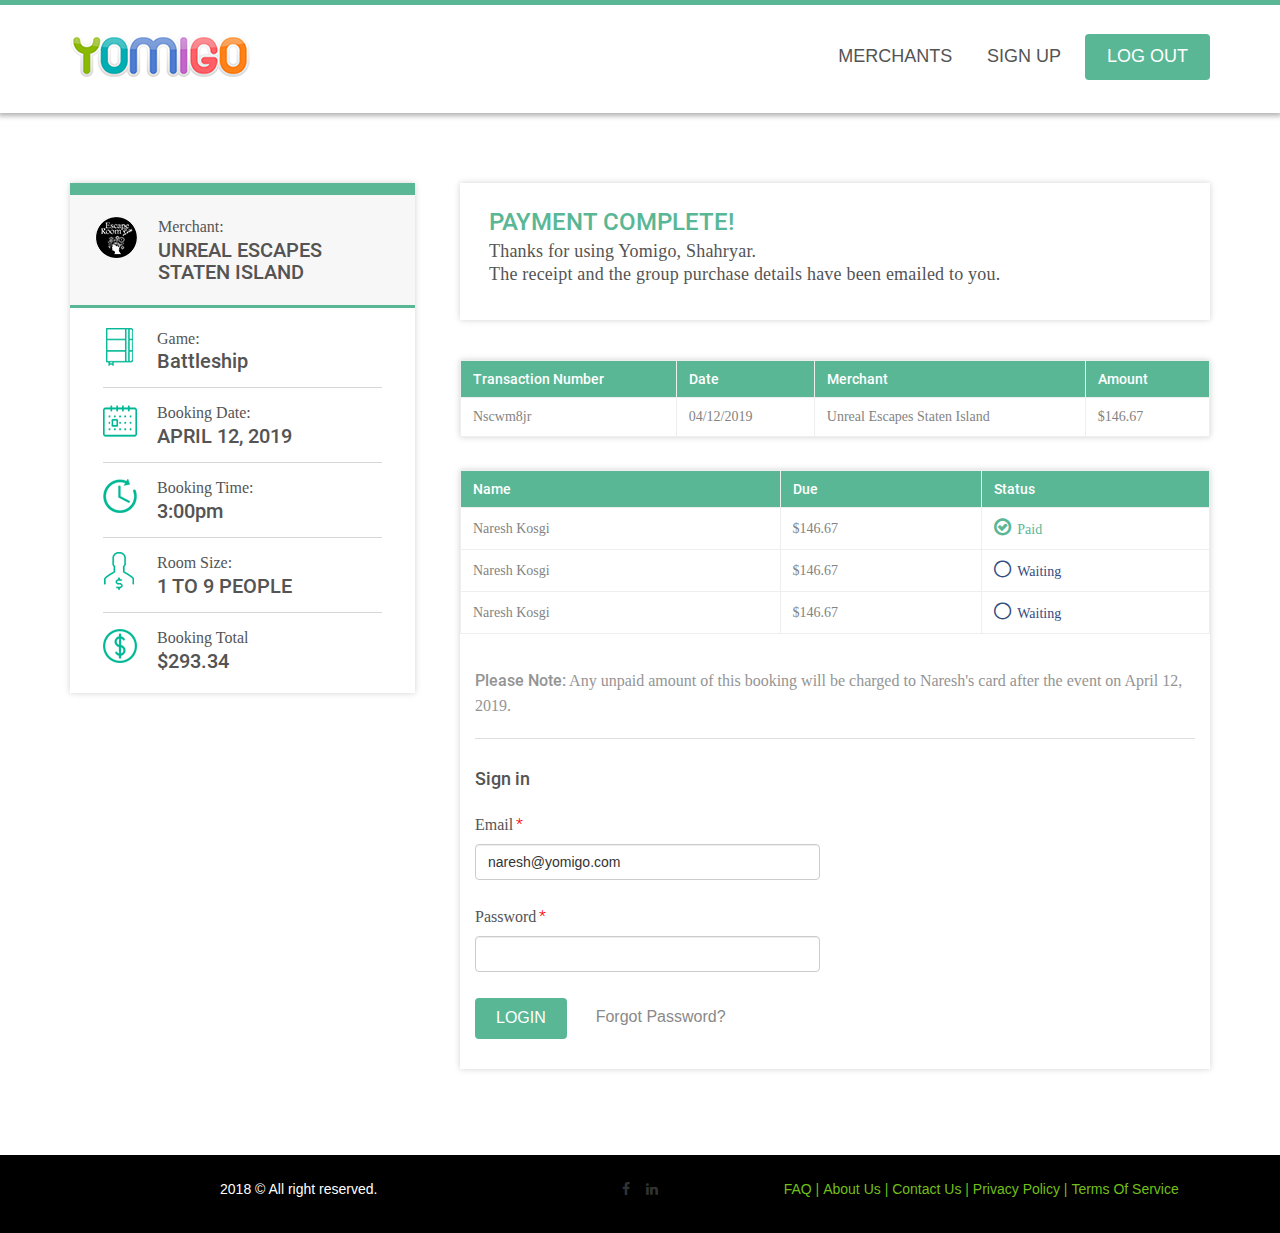
<file: payment_review.html>
﻿<!DOCTYPE html>

<html lang="en">
<head>
    <title>PAGE | YOMIGO</title>
    <meta charset="utf-8">
    <meta http-equiv="X-UA-Compatible" content="IE=edge">
    <meta name="viewport" content="width=device-width, initial-scale=1.0">
    <link href="css/style.css" rel="stylesheet">
    <link href="css/ng_responsive_tables.css" rel="stylesheet" type="text/css" />
    <link href="css/bootstrap.css" rel="stylesheet" />
    <link href="css/fonts.css" rel="stylesheet" />
    <link href="css/responsive.css" rel="stylesheet">
</head>
<body>

    <header>
        <div class="container">
            <div class="header_left">
                <a href="index.html" class="logo_img"><img src="img/yomigo_logo.png" alt="" /></a> <a href="javascript:void(0);" class="nav_menu_text">MERCHANTS</a>
                <a class="toggle_menu"> <span></span> <span></span> <span></span> </a>
            </div>
            <div class="header_right">
                <ul>
                    <li> <a href="javascript:void(0);">MERCHANTS</a> </li>
                    <li> <a href="javascript:void(0);">SIGN UP</a> </li>
                    <li class="login">
                        <a href="javascrit:void(0);" class="h_btn_login" data-toggle="modal" data-target="#exampleModal">log Out</a>
                    </li>
                </ul>
                <div class="clearfix"></div>

            </div>
        </div>
    </header>

    <!-- Modal Open Windows -->

    <!-- Top content -->

    <div class="top-content">
        <div class="container">
            <div class="form-box">
                <fieldset class="step-5">
                    <div class="row">
                        <div class="payment-status-table">
                            <div class="col-sm-4">
                                <div class="esc_product">
                                    <div class="esc_pro_merchant_details">
                                        <div class="merchant_detail_img"><img src="img/scrnshot_1.png" alt="" class="img-responsive"></div>
                                        <div class="merchant_detail_desc">
                                            <p>Merchant:</p>
                                            <h3>UNREAL ESCAPES STATEN ISLAND</h3>
                                        </div>
                                    </div>
                                    <div class="esc_pro_details">
                                        <div class="pro_details">
                                            <div class="merchant_detail_img"><img src="img/note_icon.png" alt="" class="img-responsive"></div>
                                            <div class="merchant_detail_desc">
                                                <p>Game:</p>
                                                <h3 id="booking_details">Battleship</h3>
                                            </div>
                                        </div>
                                        <div class="pro_details">
                                            <div class="merchant_detail_img"><img src="img/calender_icon.png" alt="" class="img-responsive"></div>
                                            <div class="merchant_detail_desc">
                                                <p>Booking Date:</p>
                                                <h3>APRIL 12, 2019</h3>
                                            </div>
                                        </div>
                                        <div class="pro_details">
                                            <div class="merchant_detail_img"><img src="img/clock_icon.png" alt="" class="img-responsive"></div>
                                            <div class="merchant_detail_desc">
                                                <p>Booking Time:</p>
                                                <h3>3:00pm</h3>
                                            </div>
                                        </div>
                                        <div class="pro_details">
                                            <div class="merchant_detail_img"><img src="img/user-icon.png" alt="" class="img-responsive"></div>
                                            <div class="merchant_detail_desc">
                                                <p>Room Size:</p>
                                                <h3>1 TO 9 PEOPLE</h3>
                                            </div>
                                        </div>
                                        <div class="pro_details">
                                            <div class="merchant_detail_img"><img src="img/coin_icon.png" alt="" class="img-responsive"></div>
                                            <div class="merchant_detail_desc">
                                                <p>Booking Total</p>
                                                <h3>$293.34</h3>
                                            </div>
                                        </div>
                                    </div>
                                </div>
                            </div>
                            <div class="col-sm-8 display_right">
                                <div class="page_title">
                                    <div class="page_title_content">
                                        <h1>PAYMENT COMPLETE!</h1>
                                        <p>Thanks for using Yomigo, Shahryar.<br>The receipt and the group purchase details have been emailed to you.</p>
                                    </div>
                                </div>
                                <div class="table-bg-ymigo table_scroll_ymi">
                                    <table class="payment-table responsive" id="transaction-table-Fields">
                                        <tbody>
                                            <tr>
                                                <th>Transaction Number</th>
                                                <th>Date</th>
                                                <th>Merchant</th>
                                                <th>Amount</th>
                                            </tr>
                                            <tr>
                                                <td data-content="Transaction Number" class="tdno0"><div class="td-text">Nscwm8jr</div></td>
                                                <td data-content="Date" class="tdno1"><div class="td-text">04/12/2019</div></td>
                                                <td data-content="Merchant" class="tdno2"><div class="td-text">Unreal Escapes Staten Island</div></td>
                                                <td data-content="Amount" class="tdno3"><div class="td-text">$146.67</div></td>
                                            </tr>
                                        </tbody>
                                    </table>
                                </div>
                                <div class="table-bg-ymigo tbl-payment-ymingo">
                                    <div class="table_scroll_ymi">
                                        <table class="payment-table responsive" id="paymentFields">
                                            <tbody>
                                                <tr>
                                                    <th>Name</th>
                                                    <th>Due</th>
                                                    <th>Status</th>
                                                </tr>
                                                <tr>
                                                    <td data-content="Name" class="tdno0"><div class="td-text">Naresh Kosgi</div></td>
                                                    <td data-content="Due" class="tdno1"><div class="td-text">$146.67</div></td>
                                                    <td class="paid-staus tdno2" data-content="Status"><div class="td-text"><i class="fa fa-check-circle-o" aria-hidden="true"></i>Paid</div></td>
                                                </tr>
                                                <tr>
                                                    <td data-content="Name" class="tdno0"><div class="td-text">Naresh Kosgi</div></td>
                                                    <td data-content="Due" class="tdno1"><div class="td-text">$146.67</div></td>
                                                    <td class="waiting-staus tdno2" data-content="Status"><div class="td-text"><i class="fa fa-circle-thin" aria-hidden="true"></i>Waiting</div></td>
                                                </tr>
                                                <tr>
                                                    <td data-content="Name" class="tdno0"><div class="td-text">Naresh Kosgi</div></td>
                                                    <td data-content="Due" class="tdno1"><div class="td-text">$146.67</div></td>
                                                    <td class="waiting-staus tdno2" data-content="Status"><div class="td-text"><i class="fa fa-circle-thin" aria-hidden="true"></i>Waiting</div></td>
                                                </tr>
                                            </tbody>
                                        </table>
                                    </div>
                                    <div class="payment-extra-description">
                                        <div class="payment-details-desc payment-without-login-desc">
                                            <!--<p>Thanks, your group members have been emailed details…</p>-->
                                            <p><span>Please Note:</span> Any unpaid amount of this booking will be charged to Naresh's card after the event on April 12, 2019.</p>
                                        </div>
                                       
                                        <div class="login-form-befor-payment">
                                            <form class="" action="/payment/review-payment/2283/" method="post">
                                                <input type="hidden" name="csrfmiddlewaretoken" value="e5zpN0SYWV1cUhui1NmK6yNwJBxBHOkyjtnNYgWSjQw7qaJsYnq6DVkMj7gRCXss">
                                                <h4>Sign in</h4>
                                                <div class="form-group">
                                                    <label class="form_label">Email<span>*</span></label>
                                                    <input type="email" name="email" class="form-control control" value="naresh@yomigo.com">
                                                </div>
                                                <div class="form-group">
                                                    <label class="form_label">Password<span>*</span></label>
                                                    <input type="password" name="password" class="form-control control">
                                                </div>
                                                <div class="form-group btn_grp f1-buttons">
                                                    <button class="btn_login btn">Login</button>
                                                    <a href="/auth/password-recovery" class="forgot_pwd_link">Forgot Password?</a>
                                                </div>
                                            </form>
                                        </div>

                                    </div>
                                </div>
                            </div>
                            <div class="clearfix"></div>
                        </div>

                    </div>
                    <!--                            <div class="f1-buttons">
                                                    <button type="button" class="btn btn-previous">Previous</button>
                                                    <button type="submit" class="btn btn-submit">Submit</button>
                                                </div>-->
                </fieldset>


            </div>

        </div>
    </div>

    <!-- Footer -->

    <footer>
        <div class="container">
            <div class="row">
                <div class="col-lg-5 col-md-5 col-12">
                    <p class="right_footer">2018 © All right reserved.</p>
                </div>
                <div class="col-lg-2 col-md-2 col-12 text-center">
                    <i class="fa fa-facebook-f" style="margin-right:12px;"></i>
                    <i class="fa fa-linkedin"></i>
                </div>
                <div class="col-lg-5 col-md-5 col-12">
                    <p class="footer_terms">
                        <a>FAQ |</a>
                        <a>About Us |</a>
                        <a>Contact Us |</a>
                        <a>Privacy Policy |</a>
                        <a>Terms Of Service </a>

                    </p>
                </div>
            </div>
        </div>
    </footer>

    <!-- Modal Login -->

    <div class="modal fade" id="exampleModal" tabindex="-1" role="dialog" aria-labelledby="myModalLabel" style="margin-top:100px; padding-right:0px !important;">
        <div class="modal-dialog" role="document">
            <div class="modal-content">
                <div class="modal-header">
                    <button type="button" class="close" data-dismiss="modal" aria-label="Close"><span aria-hidden="true">×</span></button>
                    <h4 class="modal-title log_in_title" id="myModalLabel">Login to your Yomigo account</h4>
                </div>


                <div class="modal-body log_in">
                    <form class="">
                        <div class="form_content">
                            <div class="form-group">
                                <label class="form_label_log_in">Email<span>*</span></label>
                                <input type="email" class="form-control control">
                            </div>
                            <div class="form-group">
                                <label class="form_label_log_in">Password<span>*</span></label>
                                <input type="password" class="form-control control">
                            </div>
                            <div class="checkbox">
                                <input type="checkbox" class="coustom_cb" id="c50_cb1">
                                <label class="form_label_log_in lable_border" for="c50_cb1">Keep me logged in</label>
                            </div>
                            <div class="form-group btn_grp">
                                <button class="btn_login">Login</button>
                                <!--<button class="btn_register" data-toggle="modal" data-target="#exampleModal1">register</button>-->

                                <a href="javascript:void(0);" class="forgot_pwd_link">Forgot Password?</a>
                            </div>
                        </div>
                    </form>
                </div>
                <div class="modal-footer">
                    <button type="button" class="btn btn-secondary" data-dismiss="modal">Close</button>
                </div>
            </div>
        </div>
    </div>

    <!--<script src="https://code.jquery.com/jquery-3.3.1.min.js"></script>-->
    <script src="js/jquery-3.3.1.min.js"></script>
    <script src="js/bootstrap.js"></script>

    <script src="js/ng_responsive_tables.js" type="text/javascript"></script>
    <script src="js/jquery.backstretch.js" type="text/javascript"></script>
    <script src="js/jquery-ui.js" type="text/javascript"></script>
    <script src="js/scripts.js" type="text/javascript"></script>
    <script src="js/custom.js" type="text/javascript"></script>




    <script>
        // A $( document ).ready() block.
        $(document).ready(function () {
            $('.toggle_menu').click(function () {
                $('.header_right').slideToggle();
            });
            //$('.coltoggle').nextUntil('tr.coltoggle').slideToggle(100, function () {
            //});
            $('#myModal').modal('show');

            $('.addCF-split').on('click', function () {
                $('.btn_edit').css('display', 'none');
                $('.btn_back').css('display', 'block');
                $('.btn_checkout_done').css('display', 'block');
                //  $('.see_all_view').css('display', 'none');
                if ($(window).width() < 767) {
                    $('.cl2').css('display', 'block');
                    $('.cl4').css('display', 'block');
                    $('.cl5').css('display', 'block');
                    $('.taxspan').css('display', 'block');
                    $('.resclosetd').remove();
                    $('.number-row.textboxrow').prepend('<td class="resclosetd"><a href="javascript:void(0);" class="resclose" style="display: block;"></a></td>');
                    $('.add_tr').prepend('<td class="resclosetd"><a href="javascript:void(0);" class="resclose"></a></td>');
                }
                else {
                    $('.resclosetd').remove();
                }
            });

            $('.btn-no_pop').on('click', function () {
                $('#myModal').modal('hide');
                $('.table-extra-content').css('display', 'none');
                $('#checkout_payment').css('display', 'block');
                $('.btn_edit').css('display', 'block');
                $('.btn_back').css('display', 'none');
                $('.btn_checkout_done').css('display', 'none');
                $('.see_less_view').css('display', 'none');
                $('.see_all_view').css('display', 'none');
                $('#table_scroll_ymi .trusplit-table').removeClass('responsive');
                $('.trusplit-table.responsive').css('display', 'none');
                goToByScroll('checkout_payment');

                if ($(window).width() < 767) {
                    $('.cl2').css('display', 'none');
                    $('.cl4').css('display', 'none');
                    $('.cl5').css('display', 'none');
                    $('.taxspan').css('display', 'none');
                }
            });

            $('.btn-yes_pop').on('click', function () {
                $('#myModal').modal('hide');
                $('#checkout_payment').css('display', 'none');
                $('.see_less_view').css('display', 'none');
                $('.see_all_view').css('display', 'none');
                $('.btn_edit').css('display', 'none');
                $('.btn_back').css('display', 'block');
                $('.btn_checkout_done').css('display', 'block');
                $('.table-extra-content').css('display', 'block');
                $('.labletext').css('display', 'none');
                $('.ammount').css('display', 'block');
                $('.trusplit-table.responsive').css('display', 'inline-table');
                goToByScroll('table_scroll_ymi');
                $('#table_scroll_ymi .trusplit-table').addClass('responsive');
                if ($(window).width() < 767) {
                    $('.cl2').css('display', 'block');
                    $('.cl4').css('display', 'block');
                    $('.cl5').css('display', 'block');
                    $('.taxspan').css('display', 'block');
                    $('.resclosetd').remove();
                    $('.number-row.textboxrow').prepend('<td class="resclosetd"><a href="javascript:void(0);" class="resclose" style="display: block;"></a></td>');
                    $('.add_tr').prepend('<td class="resclosetd"><a href="javascript:void(0);" class="resclose"></a></td>');
                }
                else {
                    $('.resclosetd').remove();
                }
            });

            $('.btn_checkout_done').on('click', function () {
                $('.textboxrow').css('display', 'none');
                $('#checkout_payment').css('display', 'block');
                $('.btn_edit').css('display', 'block');
                $('.btn_back').css('display', 'none');
                $('.btn_checkout_done').css('display', 'none');
                $('.table-extra-content').css('display', 'none');
                goToByScroll('table_scroll_ymi');
                $('#table_scroll_ymi .trusplit-table').removeClass('responsive');

                if ($('#table_scroll_ymi .trusplit-table .coltoggle:visible').length == 0) {
                    $('.trusplitbody').append('<tr class="add_tr coltoggle"><td class="cl1"><span class="labletext">John</span><input type="text" class="splitinput code" name="customFieldName[]" value="" placeholder="name" /> </td><td class="cl2"><span class="labletext">john.deo@gmail.com</span><input type="email" pattern="[0-9]*" class="code splitinput" name="customFieldEmail[]" value="" placeholder="Email Address" /> </td><td class="cl3"><span class="labletext">$56.40</span> <input type="text" class="ammount splitinput" name="customFieldValue[]" value="" placeholder="0" style="display:none;" /> </td><td class="cl4"><span class="taxspan">Taxes & fees <i class="fa fa-question-circle" data-toggle="modal" data-target="#instantmodal"></i></span>$2.50</td><td class="cl5"><span class="totalspan">Total</span>$58.90 <a href="javascript:void(0);" class="remCF"></a></td>');
                    $('.trusplitbody').append('<tr class="add_tr"><td class="cl1"><span class="labletext">John</span><input type="text" class="splitinput code" name="customFieldName[]" value="" placeholder="name" /></td><td class="cl2"><span class="labletext">john.deo@gmail.com</span><input type="email" pattern="[0-9]*" class="code splitinput" name="customFieldEmail[]" value="" placeholder="Email Address" /> </td><td class="cl3"><span class="labletext">$56.40</span> <input type="text" class="ammount splitinput" name="customFieldValue[]" value="" placeholder="0" style="display:none;" /> </td><td class="cl4"><span class="taxspan">Taxes & fees <i class="fa fa-question-circle" data-toggle="modal" data-target="#instantmodal"></i></span>$2.50</td><td class="cl5"><span class="totalspan">Total</span>$58.90 <a href="javascript:void(0);" class="remCF"></a></td>');
                    $('.trusplitbody').append('<tr class="add_tr"><td class="cl1"><span class="labletext">John</span><input type="text" class="splitinput code" name="customFieldName[]" value="" placeholder="name" /></td><td class="cl2"><span class="labletext">john.deo@gmail.com</span><input type="email" pattern="[0-9]*" class="code splitinput" name="customFieldEmail[]" value="" placeholder="Email Address" /> </td><td class="cl3"><span class="labletext">$56.40</span> <input type="text" class="ammount splitinput" name="customFieldValue[]" value="" placeholder="0" style="display:none;" /> </td><td class="cl4"><span class="taxspan">Taxes & fees <i class="fa fa-question-circle" data-toggle="modal" data-target="#instantmodal"></i></span>$2.50</td><td class="cl5"><span class="totalspan">Total</span>$58.90 <a href="javascript:void(0);" class="remCF"></a></td>');

                }
                else {
                    $('.trusplitbody').append('<tr class="add_tr"><td class="cl1"><span class="labletext">John</span><input type="text" class="splitinput code" name="customFieldName[]" value="" placeholder="name" /></td><td class="cl2"><span class="labletext">john.deo@gmail.com</span><input type="email" pattern="[0-9]*" class="code splitinput" name="customFieldEmail[]" value="" placeholder="Email Address" /> </td><td class="cl3"><span class="labletext">$56.40</span> <input type="text" class="ammount splitinput" name="customFieldValue[]" value="" placeholder="0" style="display:none;" /> </td><td class="cl4"><span class="taxspan">Taxes & fees <i class="fa fa-question-circle" data-toggle="modal" data-target="#instantmodal"></i></span>$2.50</td><td class="cl5"><span class="totalspan">Total</span>$58.90 <a href="javascript:void(0);" class="remCF"></a></td>');
                    $('.trusplitbody').append('<tr class="add_tr"><td class="cl1"><span class="labletext">John</span><input type="text" class="splitinput code" name="customFieldName[]" value="" placeholder="name" /></td><td class="cl2"><span class="labletext">john.deo@gmail.com</span><input type="email" pattern="[0-9]*" class="code splitinput" name="customFieldEmail[]" value="" placeholder="Email Address" /> </td><td class="cl3"><span class="labletext">$56.40</span> <input type="text" class="ammount splitinput" name="customFieldValue[]" value="" placeholder="0" style="display:none;" /> </td><td class="cl4"><span class="taxspan">Taxes & fees <i class="fa fa-question-circle" data-toggle="modal" data-target="#instantmodal"></i></span>$2.50</td><td class="cl5"><span class="totalspan">Total</span>$58.90 <a href="javascript:void(0);" class="remCF"></a></td>');
                    $('.trusplitbody').append('<tr class="add_tr"><td class="cl1"><span class="labletext">John</span><input type="text" class="splitinput code" name="customFieldName[]" value="" placeholder="name" /></td><td class="cl2"><span class="labletext">john.deo@gmail.com</span><input type="email" pattern="[0-9]*" class="code splitinput" name="customFieldEmail[]" value="" placeholder="Email Address" /> </td><td class="cl3"><span class="labletext">$56.40</span> <input type="text" class="ammount splitinput" name="customFieldValue[]" value="" placeholder="0" style="display:none;" /> </td><td class="cl4"><span class="taxspan">Taxes & fees <i class="fa fa-question-circle" data-toggle="modal" data-target="#instantmodal"></i></span>$2.50</td><td class="cl5"><span class="totalspan">Total</span>$58.90 <a href="javascript:void(0);" class="remCF"></a></td>');
                }
                $('.labletext').css('display', 'block');

                if ($(window).width() < 767) {
                    $('.cl2').css('display', 'none');
                    $('.cl4').css('display', 'none');
                    $('.cl5').css('display', 'none');
                    $('.taxspan').css('display', 'none');
                    $('.resclosetd').remove();

                }

                $('.splitinput').css('display', 'none');
                $('.remCF').css('display', 'none');

                $('.see_all_view').css('display', 'block');
                $('.coltoggle').nextUntil('tr.coltoggle').slideToggle(100, function () {
                });
                $('.trusplit-table').css('display', 'inline-table');

            });
            $('.btn_edit').on('click', function () {
                if ($('.see_all_view:visible').length == 0) {
                }
                else {
                    $('.coltoggle').nextUntil('tr.coltoggle').slideToggle(100, function () {
                    });
                }
                $('.table-extra-content').css('display', 'block');
                $('#checkout_payment').css('display', 'none');
                $('.btn_checkout_done').css('display', 'block');
                $('.btn_edit').css('display', 'none');
                $('.btn_back').css('display', 'block');
                $('.trusplit-table.responsive').css('display', 'inline-table');
                $('.textboxrow').css('display', 'block');
                $('.labletext').css('display', 'none');
                $('.splitinput').css('display', 'block');
                $('.see_less_view').css('display', 'none');
                $('.see_all_view').css('display', 'none');
                $('.remCF').css('display', 'unset');
                $('#table_scroll_ymi .trusplit-table').addClass('responsive');
                if ($(window).width() < 767) {
                    $('.cl2').css('display', 'block');
                    $('.cl4').css('display', 'block');
                    $('.cl5').css('display', 'block');
                    $('.taxspan').css('display', 'block');
                    $('.remCF').css('display', 'none');
                    $('.resclose').css('display', 'unset');
                    $('.resclosetd').remove();
                    $('.number-row.textboxrow').prepend('<td class="resclosetd"><a href="javascript:void(0);" class="resclose" style="display: block;"></a></td>');
                    $('.add_tr').prepend('<td class="resclosetd"><a href="javascript:void(0);" class="resclose" style="display: block;"></a></td>');
                }
                else {
                    $('.resclosetd').remove();
                }
            });
        });

        function goToByScroll(id) {
            // Remove "link" from the ID
            id = id.replace("link", "");
            // Scroll
            $('html,body').animate({
                scrollTop: $("#" + id).offset().top - 150
            }, 'slow');
        }
    </script>

</body>






</html>
</file>
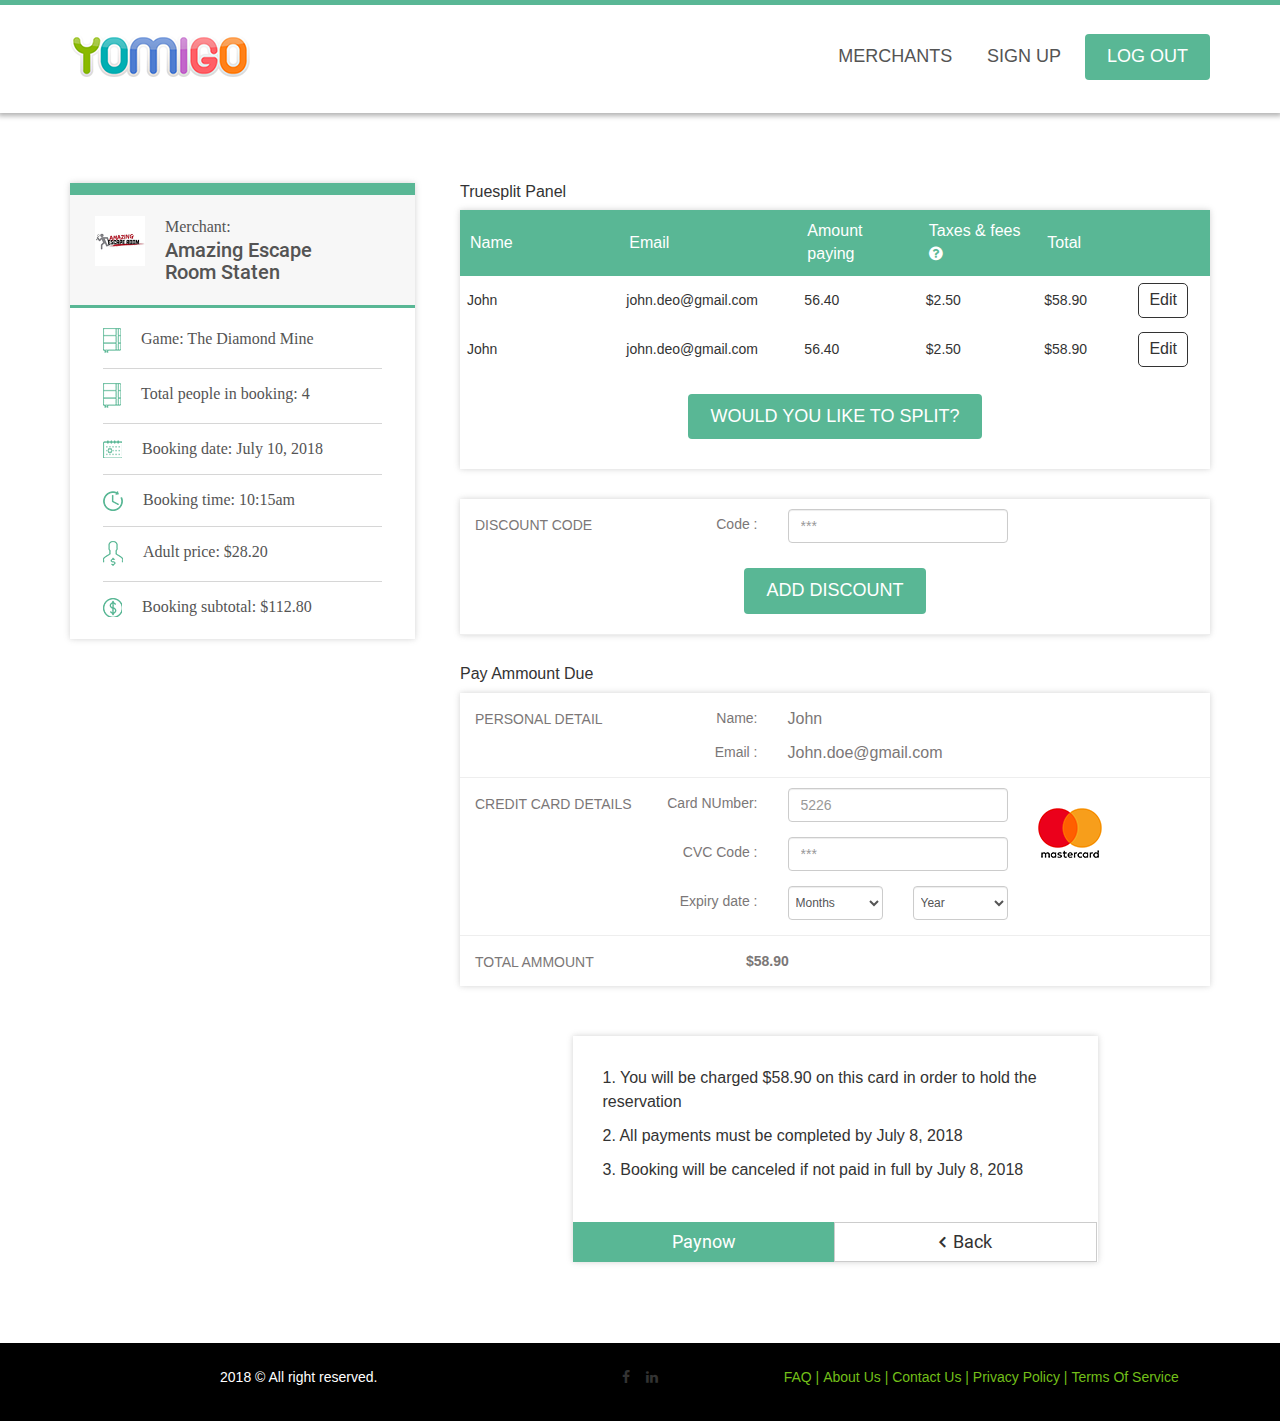
<file: split.html>
﻿<!DOCTYPE html>

<html lang="en">
<head>
    <title>CHECKOUT | YOMIGO</title>
    <meta charset="utf-8">
    <meta http-equiv="X-UA-Compatible" content="IE=edge">
    <meta name="viewport" content="width=device-width, initial-scale=1.0">
    <link href="css/style.css" rel="stylesheet">
    <link href="css/ng_responsive_tables.css" rel="stylesheet" type="text/css" />
    <link href="css/bootstrap.css" rel="stylesheet" />
    <link href="css/fonts.css" rel="stylesheet" />
    <link href="css/responsive.css" rel="stylesheet">
</head>
<body>

    <header>
        <div class="container">
            <div class="header_left">
                <a href="index.html" class="logo_img"><img src="img/yomigo_logo.png" alt="" /></a> <a href="javascript:void(0);" class="nav_menu_text">MERCHANTS</a>
                <a class="toggle_menu"> <span></span> <span></span> <span></span> </a>
            </div>
            <div class="header_right">
                <ul>
                    <li> <a href="javascript:void(0);">MERCHANTS</a> </li>
                    <li> <a href="javascript:void(0);">SIGN UP</a> </li>
                    <li class="login">
                        <a href="javascrit:void(0);" class="h_btn_login" data-toggle="modal" data-target="#exampleModal">log Out</a>
                    </li>
                </ul>
                <div class="clearfix"></div>

            </div>
        </div>
    </header>

    <!-- Top content -->

    <div class="top-content" id="split">
        <div class="container">
            <div class="form-box">
                <form role="form" action="" method="post" class="f1" novalidate>
                    <fieldset class="step-2">
                        <div class="login_main split-table">
                            <div class="row" id="main_paymenty_box">

                                <div class="col-lg-4 col-md-4 col-sm-4">
                                    <div class="esc_product">
                                        <div class="esc_pro_merchant_details">
                                            <div class="merchant_detail_img"><img src="img/header_img-1.jpg" alt="" class="img-responsive" id="main_head_img"></div>
                                            <div class="merchant_detail_desc">
                                                <p>Merchant:</p>
                                                <h3>Amazing Escape Room Staten</h3>
                                            </div>
                                        </div>
                                        <div class="esc_pro_details">
                                            <div class="pro_details">
                                                <div class="merchant_detail_img"><img src="img/note-1.png" alt="" class="img-responsive_game_icon"></div>
                                                <div class="merchant_detail_desc">
                                                    <p>Game:  The Diamond Mine</p>
                                                </div>
                                            </div>
                                            <div class="pro_details">
                                                <div class="merchant_detail_img"><img src="img/note-1.png" alt="" class="img-responsive_game_icon"></div>
                                                <div class="merchant_detail_desc">
                                                    <p>Total people in booking:  4</p>
                                                </div>
                                            </div>
                                            <div class="pro_details">
                                                <div class="merchant_detail_img"><img src="img/calander-icon.png" alt="" class="img-responsive_game_icon"></div>
                                                <div class="merchant_detail_desc">
                                                    <p>Booking date:  July 10, 2018</p>
                                                </div>
                                            </div>

                                            <div class="pro_details">
                                                <div class="merchant_detail_img"><img src="img/clock_icon_1.png" alt="" class="img-responsive_game_icon"></div>
                                                <div class="merchant_detail_desc">
                                                    <p>Booking time:  10:15am</p>
                                                </div>
                                            </div>
                                            <div class="pro_details">
                                                <div class="merchant_detail_img"><img src="img/users.png" alt="" class="img-responsive_game_icon"></div>
                                                <div class="merchant_detail_desc">
                                                    <p>Adult price: $28.20</p>
                                                </div>
                                            </div>
                                            <div class="pro_details">
                                                <div class="merchant_detail_img"><img src="img/coin_icon_1.png" alt="" class="img-responsive_game_icon"></div>
                                                <div class="merchant_detail_desc">
                                                    <p>Booking subtotal: $112.80</p>
                                                </div>
                                            </div>
                                        </div>
                                    </div>
                                </div>

                                <div class="col-lg-8 col-md-8 col-sm-8 display_right">
                                    <div class="">
                                        <div class="page_title_content">
                                            <h6>Truesplit Panel</h6>
                                        </div>
                                    </div>

                                    <div class="login_form split-table">
                                        <div class="table_scroll_ymi" id="table_scroll_ymi">
                                            <table class="trusplit-table responsive" style="display:inline-table">
                                                <thead>
                                                    <tr class="header_row">
                                                        <th class="cl1">Name</th>
                                                        <th class="cl2">Email</th>
                                                        <th class="cl3">Amount paying</th>
                                                        <th class="cl4">Taxes & fees <i class="fa fa-question-circle" data-toggle="modal" data-target="#instantmodal"></i></th>
                                                        <th class="cl5">Total</th>
                                                        <th class="cl6"></th>
                                                    </tr>
                                                </thead>
                                                <tbody class="trusplitbody">
                                                    <tr>
                                                        <td class="cl1"><span class="taxspan">Name:</span> John</td>
                                                        <td class="cl2"><span class="taxspan">Email:</span> john.deo@gmail.com</td>
                                                        <td class="cl3"><span class="taxspan">Ammount paying:</span> 56.40 </td>
                                                        <td class="cl4"><span class="taxspan">Taxes & fees <i class="fa fa-question-circle" data-toggle="modal" data-target="#instantmodal"></i></span>$2.50</td>
                                                        <td class="cl5"><span class="totalspan">Total</span>$58.90</td>
                                                        <td class="cl6">
                                                            <div class="btn_filter text-right checkout_back_btn">
                                                                <button type="button" class="btn_checkout_done">Done</button>
                                                                <button type="button" class="btn_edit" data-toggle="modal" data-target="#splitmodal">Edit</button>
                                                            </div>
                                                        </td>
                                                    </tr>
                                                    <tr>
                                                        <td class="cl1"><span class="taxspan">Name:</span> John</td>
                                                        <td class="cl2"><span class="taxspan">Email:</span> john.deo@gmail.com</td>
                                                        <td class="cl3"><span class="taxspan">Ammount paying:</span> 56.40 </td>
                                                        <td class="cl4"><span class="taxspan">Taxes & fees <i class="fa fa-question-circle" data-toggle="modal" data-target="#instantmodal"></i></span>$2.50</td>
                                                        <td class="cl5"><span class="totalspan">Total</span>$58.90</td>
                                                        <td class="cl6">
                                                            <div class="btn_filter text-right checkout_back_btn">
                                                                <button type="button" class="btn_checkout_done">Done</button>
                                                                <button type="button" class="btn_edit" data-toggle="modal" data-target="#splitmodal">Edit</button>
                                                            </div>
                                                        </td>
                                                    </tr>
                                                </tbody>
                                            </table>

                                            <div class="modal fade" id="instantmodal" role="dialog">
                                                <div class="modal-dialog">
                                                    <div class="modal-content">
                                                        <div class="modal-body">
                                                            <p>Lorem ipsum dolor sit amet, consectetur adipiscing elit, sed do eiusmod tempor incididunt ut labore et dolore magna aliqua.</p>
                                                        </div>
                                                        <div class="modal-footer">
                                                            <button type="button" class="btn btn-default" data-dismiss="modal">Close</button>
                                                        </div>
                                                    </div>
                                                </div>
                                            </div>
                                        </div>

                                        <!--
                                            <div class="table_scroll_ymi1">
                                                <table class="trusplit-table responsive" id="customFields1" style="display:inline-table">

                                                    <tr class="number-row textboxrow">
                                                        <td class="name_add"><input type="text" class="code" id="customFieldName" name="customFieldName[]" value="" placeholder="name" /></td>
                                                        <td class="email_add"><input type="email" pattern="[0-9]*" class="code" id="customFieldEmail" name="customFieldEmail[]" value="" placeholder="Email Address" /></td>
                                                        <td class="ammount_add"><input type="text" class="ammount splitinput" id="customFieldValue" name="customFieldValue[]" value="" placeholder="0" /> </td>
                                                        <td class="tax_add"><div class="td-text"><span class="taxspan">Taxes & fees <i class="fa fa-question-circle" data-toggle="modal" data-target="#instantmodal"></i></span>$2.50</div></td>
                                                        <td><div class="td-text"><span class="totalspan">Total</span>$58.90 <a href="javascript:void(0);" class="remCF"></a></div></td>
                                                    </tr>
                                                </table>
                                            </div>
                                        -->
                                        <!--<div class="table-extra-content" style="display:none;">
                                            <div class="total_price_table">
                                                <div class="add-btn-table">
                                                    <a class="addCF-split">Add Member</a>
                                                </div>
                                            </div>
                                        </div>-->
                                        <!-- Seel All view List callapse
                                            <div class="text-center mt-4">
                                                <a class="" data-toggle="collapse" data-target="#seeview"></a>
                                            </div>
                                            <div class="text-center mt-4">
                                                <a class="" data-toggle="collapse" data-target="#seeview"></a>
                                            </div>
                                        -->

                                        <div class="text-center">
                                            <div class="Button_split_new">
                                                <button href="javascrit:void(0);" class="Split_btn" data-toggle="modal" data-target="#splitmodal">Would you like to split?</button>
                                            </div>
                                        </div>

                                    </div>

                                    <div class="login_form paymenttable" id="discount_new_row">
                                        <div class="checkout_box">

                                            <div class="row checkout">
                                                <div class="col-lg-3 col-md-3 col-sm-12 text-left">
                                                    <div class="payment_disc">
                                                        <h5>DISCOUNT CODE</h5>
                                                    </div>
                                                </div>
                                                <div class="col-lg-6 col-md-6 col-sm-12 text-left">
                                                    <div class="payment_cont">
                                                        <div class="form-group row form_space" id="responsive_group">
                                                            <label for="inputpassword" class="col-lg-4 col-md-4 col-sm-4 col-xs-4 form-label detail_name">Code :</label>
                                                            <div class="col-lg-8 col-md-8 col-sm-8 col-xs-8">
                                                                <input type="password" class="form-control form_text_box" placeholder="***">
                                                            </div>
                                                        </div>
                                                    </div>
                                                </div>
                                                <div class="col-lg-3 col-md-3 col-sm-12 col-xs-12 text-left">
                                                </div>

                                            </div>

                                            <div class="text-center">
                                                <div class="Button_split_new">
                                                    <button href="javascrit:void(0);" class="discount_btn">Add Discount</button>
                                                </div>
                                            </div>

                                            <hr class="border">

                                        </div>
                                    </div>

                                </div>

                                <!-- CheckOT Payment Now Box -->

                                <section class="payment" id="checkout_payment">
                                    <div class="col-lg-4 col-md-4 col-sm-4">
                                    </div>
                                    <div class="col-lg-8 col-md-8 col-sm-8 payment_main">
                                        <div class="">
                                            <div class="page_title_content">
                                                <h6>Pay Ammount Due</h6>
                                            </div>
                                        </div>
                                        <div class="login_form paymenttable">
                                            <div class="checkout_box">
                                                <div class="row checkout">
                                                    <div class="col-lg-3 col-md-3 col-sm-12 col-6 text-left">
                                                        <div class="payment_disc">
                                                            <h5>PERSONAL DETAIL</h5>
                                                        </div>
                                                    </div>
                                                    <div class="col-lg-6 col-md-6 col-sm-12 col-6 text-left">
                                                        <div class="payment_cont">
                                                            <div class="form-group row form_space" id="responsive_group" style="margin-bottom:0px;">
                                                                <label for="inputpassword" class="col-lg-4 col-md-4 col-sm-4 col-xs-4 form-label detail_name">Name:</label>
                                                                <div class="col-lg-8 col-md-8 col-sm-8 col-xs-8 ">
                                                                    <h5 class="name_detail_checkbox" id="name_detail">John</h5>
                                                                </div>
                                                            </div>
                                                            <div class="form-group row form_space" id="responsive_group" style="margin-bottom:5px;">
                                                                <label for="inputpassword" class="col-lg-4 col-md-4 col-sm-4 col-xs-4 form-label detail_name">Email :</label>
                                                                <div class="col-lg-8 col-md-8 col-sm-8 col-xs-8">
                                                                    <h5 class="name_detail_checkbox">John.doe@gmail.com</h5>
                                                                </div>
                                                            </div>
                                                        </div>
                                                    </div>
                                                    <div class="col-lg-3 col-md-3 col-sm-12 col-xs-12 text-left">
                                                    </div>
                                                </div>


                                                <hr class="border" />

                                                <div class="row checkout">
                                                    <div class="col-lg-3 col-md-3 col-sm-12 text-left">
                                                        <div class="payment_disc">
                                                            <h5>CREDIT CARD DETAILS</h5>
                                                        </div>
                                                    </div>
                                                    <div class="col-lg-6 col-md-6 col-sm-12 text-left">
                                                        <div class="payment_cont">
                                                            <div class="form-group row form_space" id="responsive_group">
                                                                <label for="inputpassword" class="col-lg-4 col-md-4 col-sm-4 col-xs-4 form-label detail_name" id="reasponsive_cardnumner">Card NUmber:</label>
                                                                <div class="col-lg-8 col-md-8 col-sm-8 col-xs-8">
                                                                    <input type="text" class="form-control form_text_box" id="text_input" placeholder="5226">
                                                                </div>
                                                            </div>
                                                            <div class="form-group row form_space" id="responsive_group">
                                                                <label for="inputpassword" class="col-lg-4 col-md-4 col-sm-4 col-xs-4 form-label detail_name">CVC Code :</label>
                                                                <div class="col-lg-8 col-md-8 col-sm-8 col-xs-8">
                                                                    <input type="password" class="form-control form_text_box" placeholder="***">
                                                                </div>
                                                            </div>
                                                            <div class="form-group row form_space" id="responsive_group">
                                                                <label for="inputpassword" class="col-lg-4 col-md-4 col-sm-4 col-xs-4 form-label detail_name" id="reasponsive_cardnumner">Expiry date :</label>
                                                                <div class="col-lg-4 col-md-4 col-sm-4 col-xs-4 exp_date">
                                                                    <select class="form-control" id="exampleformcontrolselect1" style="font-size:12px; padding-left:3px;">
                                                                        <option>Months</option>
                                                                        <option>2</option>
                                                                        <option>3</option>
                                                                        <option>4</option>
                                                                        <option>5</option>
                                                                    </select>
                                                                </div>
                                                                <div class="col-lg-4 col-md-4 col-sm-4 col-xs-4 exp_date">
                                                                    <select class="form-control" id="exampleformcontrolselect2" style="font-size:12px; padding-left:3px;">
                                                                        <option>Year</option>
                                                                        <option>2010</option>
                                                                        <option>2011</option>
                                                                        <option>2012</option>
                                                                        <option>2013</option>
                                                                    </select>
                                                                </div>
                                                            </div>
                                                        </div>
                                                    </div>
                                                    <div class="col-lg-3 col-md-3 col-sm-12 col-xs-12 text-left">
                                                        <img src="img/visa.png" class="visa_img" />
                                                    </div>
                                                </div>

                                                <hr class="border" />

                                                <div class="row checkout">
                                                    <div class="col-lg-3 col-md-3 col-sm-6 text-left">
                                                        <div class="payment_disc">
                                                            <h5>TOTAL AMMOUNT</h5>
                                                        </div>
                                                    </div>
                                                    <div class="col-lg-6 col-md-6 col-sm-6 text-left">

                                                        <div class="payment_cont">
                                                            <div class="form-group row name_form form_space" id="ammounts_box">
                                                                <label for="inputpassword" class="col-lg-5 col-md-5 col-sm-6 col-form-label detail_name"><strong class="">$58.90</strong></label>
                                                            </div>
                                                        </div>
                                                    </div>
                                                    <div class="col-lg-3 col-md-3 col-sm-12 col-xs-12 text-left"></div>
                                                </div>
                                            </div>
                                        </div>

                                        <div class="pay_box">
                                            <div class="pay_content">
                                                <div class="row">
                                                    <div class="col-lg-12">
                                                        <div class="pop_contant" id="last_box_pay_content">
                                                            <p>
                                                                1. You will be charged $58.90 on this card in order to hold the reservation
                                                            </p>
                                                            <p>
                                                                2. All payments must be completed by July 8, 2018
                                                            </p>
                                                            <p>
                                                                3. Booking will be canceled if not paid in full by July 8, 2018
                                                            </p>
                                                        </div>
                                                    </div>
                                                </div>
                                                <div class="row checkout">
                                                    <div class="btn-group pop_btn" role="group" aria-label="Basic example" style="margin-top:0px !important;">
                                                        <button type="button" class="btn btn-payment">Paynow</button>
                                                        <button type="button" class="btn btn-backpayment" onclick="window.location.href = 'index.html'"><i class="fa fa-angle-left"></i> Back</button>
                                                    </div>
                                                </div>
                                            </div>
                                        </div>

                                    </div>
                                </section>
                            </div>
                        </div>
                    </fieldset>
                </form>
            </div>
        </div>
    </div>

    <!-- Footer -->

    <footer>
        <div class="container">
            <div class="row">
                <div class="col-lg-5 col-md-5 col-12">
                    <p class="right_footer">2018 © All right reserved.</p>
                </div>
                <div class="col-lg-2 col-md-2 col-12 text-center">
                    <i class="fa fa-facebook-f" style="margin-right:12px;"></i>
                    <i class="fa fa-linkedin"></i>
                </div>
                <div class="col-lg-5 col-md-5 col-12">
                    <p class="footer_terms">
                        <a>FAQ |</a>
                        <a>About Us |</a>
                        <a>Contact Us |</a>
                        <a>Privacy Policy |</a>
                        <a>Terms Of Service </a>

                    </p>
                </div>
            </div>
        </div>
    </footer>

    <!-- Modal Login -->

    <div class="modal fade" id="exampleModal" tabindex="-1" role="dialog" aria-labelledby="myModalLabel" style="margin-top:100px; padding-right:0px !important;">
        <div class="modal-dialog" role="document">
            <div class="modal-content">
                <div class="modal-header">
                    <button type="button" class="close" data-dismiss="modal" aria-label="Close"><span aria-hidden="true">×</span></button>
                    <h4 class="modal-title log_in_title" id="myModalLabel">Login to your Yomigo account</h4>
                </div>


                <div class="modal-body log_in">
                    <form class="">
                        <div class="form_content">
                            <div class="form-group">
                                <label class="form_label_log_in">Email<span>*</span></label>
                                <input type="email" class="form-control control">
                            </div>
                            <div class="form-group">
                                <label class="form_label_log_in">Password<span>*</span></label>
                                <input type="password" class="form-control control">
                            </div>
                            <div class="checkbox">
                                <input type="checkbox" class="coustom_cb" id="c50_cb1">
                                <label class="form_label_log_in lable_border" for="c50_cb1">Keep me logged in</label>
                            </div>
                            <div class="form-group btn_grp">
                                <button class="btn_login">Login</button>
                                <!--<button class="btn_register" data-toggle="modal" data-target="#exampleModal1">register</button>-->

                                <a href="javascript:void(0);" class="forgot_pwd_link">Forgot Password?</a>
                            </div>
                        </div>
                    </form>
                </div>
                <div class="modal-footer">
                    <button type="button" class="btn btn-secondary" data-dismiss="modal">Close</button>
                </div>
            </div>
        </div>
    </div>


    <!-- Split Modal -->

    <div class="modal fade" id="splitmodal" tabindex="-1" role="dialog" aria-labelledby="myModalLabel" style="margin-top:100px; padding-right:0px !important;">
        <div class="modal-dialog" role="document">
            <div class="modal-content">

                <!--
                    <div class="modal-header">
                        <button type="button" class="close" data-dismiss="modal" aria-label="Close"><span aria-hidden="true">×</span></button>
                        <h4 class="modal-title log_in_title" id="myModalLabel">Login to your Yomigo account</h4>
                    </div>
                -->

                <div class="modal-body log_in">
                    <form class="">
                        <div class="form_content">
                            <div class="form-group">
                                <label class="form_label_log_in">First Name<span>*</span></label>
                                <input type="text" class="form-control control">
                            </div>
                            <div class="form-group">
                                <label class="form_label_log_in">Last Name<span>*</span></label>
                                <input type="text" class="form-control control">
                            </div>
                            <div class="form-group">
                                <label class="form_label_log_in">Email<span>*</span></label>
                                <input type="email" class="form-control control">
                            </div>
                            <div class="form-group">
                                <label for="c50_cb1">Qty</label>
                                <div class="Selector">
                                    <select class="form-control" id="c50_cb1">
                                        <option>1</option>
                                        <option>2</option>
                                        <option>3</option>
                                        <option>4</option>
                                        <option>5</option>
                                    </select>
                                </div>
                            </div>
                            <div class="form-group">
                                <label class="form_label_log_in">Ammount<span>*</span></label>
                                <input type="number" class="form-control control">
                            </div>
                            <div class="form-group btn_grp">
                                <button class="btn_login">Add</button>
                                <button type="button" class="btn_login" data-dismiss="modal">Close</button>
                            </div>
                        </div>
                    </form>
                </div>

                <!--

                <div class="modal-footer">
                    <button type="button" class="btn btn-secondary" data-dismiss="modal">Close</button>
                </div>

                -->

            </div>
        </div>
    </div>

    <!--<script src="https://code.jquery.com/jquery-3.3.1.min.js"></script>-->
    <script src="js/jquery-3.3.1.min.js"></script>
    <script src="js/bootstrap.js"></script>

    <script>
        // responsive table
        $(function () {
            $('table.responsive').ngResponsiveTables();
        });
    </script>

    <script src="js/ng_responsive_tables.js" type="text/javascript"></script>
    <script src="js/jquery.backstretch.js" type="text/javascript"></script>
    <script src="js/jquery-ui.js" type="text/javascript"></script>
    <script src="js/scripts.js" type="text/javascript"></script>
    <script src="js/custom.js" type="text/javascript"></script>




    <script>



        // A $( document ).ready() block.
        $(document).ready(function () {
            $('.toggle_menu').click(function () {
                $('.header_right').slideToggle();
            });


            $('.addCF-split').on('click', function () {
                //$('.btn_edit').css('display', 'none');
                //$('.btn_back').css('display', 'block');
                //$('.btn_checkout_done').css('display', 'block');
                //  $('.see_all_view').css('display', 'none');
                if ($(window).width() < 767) {
                    $('.cl2').css('display', 'block');
                    $('.cl4').css('display', 'block');
                    $('.cl5').css('display', 'block');
                    $('.taxspan').css('display', 'block');
                    $('.resclosetd').remove();
                    $('.number-row.textboxrow').prepend('<td class="resclosetd"><a href="javascript:void(0);" class="resclose" style="display: block;"></a></td>');
                    $('.add_tr').prepend('<td class="resclosetd"><a href="javascript:void(0);" class="resclose"></a></td>');
                }
                else {
                    $('.resclosetd').remove();
                }
            });

            //$('.btn-no_pop').on('click', function () {
            //    $('#myModal').modal('hide');
            //    $('.table-extra-content').css('display', 'none');
            //    $('#checkout_payment').css('display', 'block');
            //    $('.btn_edit').css('display', 'block');
            //    $('.btn_back').css('display', 'none');
            //    $('.btn_checkout_done').css('display', 'none');
            //    $('.see_less_view').css('display', 'none');
            //    $('.see_all_view').css('display', 'none');
            //    $('#table_scroll_ymi .trusplit-table').removeClass('responsive');
            //    $('.trusplit-table.responsive').css('display', 'none');
            //    goToByScroll('checkout_payment');

            //    if ($(window).width() < 767) {
            //        $('.cl2').css('display', 'none');
            //        $('.cl4').css('display', 'none');
            //        $('.cl5').css('display', 'none');
            //        $('.taxspan').css('display', 'none');

            //    }
            //});



            //$('.btn-yes_pop').on('click', function () {
            //    $('#myModal').modal('hide');
            //    $('#checkout_payment').css('display', 'none');
            //    $('.see_less_view').css('display', 'none');
            //    $('.see_all_view').css('display', 'none');
            //    $('.btn_edit').css('display', 'none');
            //    $('.btn_back').css('display', 'block');
            //    $('.btn_checkout_done').css('display', 'block');
            //    $('.table-extra-content').css('display', 'block');
            //    $('.labletext').css('display', 'none');
            //    $('.ammount').css('display', 'block');
            //    $('.trusplit-table.responsive').css('display', 'inline-table');
            //    goToByScroll('table_scroll_ymi');
            //    $('#table_scroll_ymi .trusplit-table').addClass('responsive');
            //    if ($(window).width() < 767) {
            //        $('.cl2').css('display', 'block');
            //        $('.cl4').css('display', 'block');
            //        $('.cl5').css('display', 'block');
            //        $('.taxspan').css('display', 'block');
            //        $('.resclosetd').remove();
            //        $('.number-row.textboxrow').prepend('<td class="resclosetd"><a href="javascript:void(0);" class="resclose" style="display: block;"></a></td>');
            //        $('.add_tr').prepend('<td class="resclosetd"><a href="javascript:void(0);" class="resclose"></a></td>');
            //    }
            //    else {
            //        $('.resclosetd').remove();
            //    }

            //});


            $('.btn_checkout_done').on('click', function () {
                $('.textboxrow').css('display', 'none');
                $('#checkout_payment').css('display', 'block');
                $('.btn_edit').css('display', 'block');
                $('.btn_back').css('display', 'none');
                $('.btn_checkout_done').css('display', 'none');
                $('.table-extra-content').css('display', 'none');
                goToByScroll('table_scroll_ymi');
                $('#table_scroll_ymi .trusplit-table').removeClass('responsive');

                //if ($('#table_scroll_ymi .trusplit-table .coltoggle:visible').length == 0) {
                //    $('.trusplitbody').append('<tr class="add_tr coltoggle"><td class="cl1"><span class="labletext">John</span><input type="text" class="splitinput code" name="customFieldName[]" value="" placeholder="name" /> </td><td class="cl2"><span class="labletext">john.deo@gmail.com</span><input type="email" pattern="[0-9]*" class="code splitinput" name="customFieldEmail[]" value="" placeholder="Email Address" /> </td><td class="cl3"><span class="labletext">$56.40</span> <input type="text" class="ammount splitinput" name="customFieldValue[]" value="" placeholder="0" style="display:none;" /> </td><td class="cl4"><span class="taxspan">Taxes & fees <i class="fa fa-question-circle" data-toggle="modal" data-target="#instantmodal"></i></span>$2.50</td><td class="cl5"><span class="totalspan">Total</span>$58.90 <a href="javascript:void(0);" class="remCF"></a></td>');
                //    $('.trusplitbody').append('<tr class="add_tr"><td class="cl1"><span class="labletext">John</span><input type="text" class="splitinput code" name="customFieldName[]" value="" placeholder="name" /></td><td class="cl2"><span class="labletext">john.deo@gmail.com</span><input type="email" pattern="[0-9]*" class="code splitinput" name="customFieldEmail[]" value="" placeholder="Email Address" /> </td><td class="cl3"><span class="labletext">$56.40</span> <input type="text" class="ammount splitinput" name="customFieldValue[]" value="" placeholder="0" style="display:none;" /> </td><td class="cl4"><span class="taxspan">Taxes & fees <i class="fa fa-question-circle" data-toggle="modal" data-target="#instantmodal"></i></span>$2.50</td><td class="cl5"><span class="totalspan">Total</span>$58.90 <a href="javascript:void(0);" class="remCF"></a></td>');
                //    $('.trusplitbody').append('<tr class="add_tr"><td class="cl1"><span class="labletext">John</span><input type="text" class="splitinput code" name="customFieldName[]" value="" placeholder="name" /></td><td class="cl2"><span class="labletext">john.deo@gmail.com</span><input type="email" pattern="[0-9]*" class="code splitinput" name="customFieldEmail[]" value="" placeholder="Email Address" /> </td><td class="cl3"><span class="labletext">$56.40</span> <input type="text" class="ammount splitinput" name="customFieldValue[]" value="" placeholder="0" style="display:none;" /> </td><td class="cl4"><span class="taxspan">Taxes & fees <i class="fa fa-question-circle" data-toggle="modal" data-target="#instantmodal"></i></span>$2.50</td><td class="cl5"><span class="totalspan">Total</span>$58.90 <a href="javascript:void(0);" class="remCF"></a></td>');

                //}
                //else {
                //    $('.trusplitbody').append('<tr class="add_tr"><td class="cl1"><span class="labletext">John</span><input type="text" class="splitinput code" name="customFieldName[]" value="" placeholder="name" /></td><td class="cl2"><span class="labletext">john.deo@gmail.com</span><input type="email" pattern="[0-9]*" class="code splitinput" name="customFieldEmail[]" value="" placeholder="Email Address" /> </td><td class="cl3"><span class="labletext">$56.40</span> <input type="text" class="ammount splitinput" name="customFieldValue[]" value="" placeholder="0" style="display:none;" /> </td><td class="cl4"><span class="taxspan">Taxes & fees <i class="fa fa-question-circle" data-toggle="modal" data-target="#instantmodal"></i></span>$2.50</td><td class="cl5"><span class="totalspan">Total</span>$58.90 <a href="javascript:void(0);" class="remCF"></a></td>');
                //    $('.trusplitbody').append('<tr class="add_tr"><td class="cl1"><span class="labletext">John</span><input type="text" class="splitinput code" name="customFieldName[]" value="" placeholder="name" /></td><td class="cl2"><span class="labletext">john.deo@gmail.com</span><input type="email" pattern="[0-9]*" class="code splitinput" name="customFieldEmail[]" value="" placeholder="Email Address" /> </td><td class="cl3"><span class="labletext">$56.40</span> <input type="text" class="ammount splitinput" name="customFieldValue[]" value="" placeholder="0" style="display:none;" /> </td><td class="cl4"><span class="taxspan">Taxes & fees <i class="fa fa-question-circle" data-toggle="modal" data-target="#instantmodal"></i></span>$2.50</td><td class="cl5"><span class="totalspan">Total</span>$58.90 <a href="javascript:void(0);" class="remCF"></a></td>');
                //    $('.trusplitbody').append('<tr class="add_tr"><td class="cl1"><span class="labletext">John</span><input type="text" class="splitinput code" name="customFieldName[]" value="" placeholder="name" /></td><td class="cl2"><span class="labletext">john.deo@gmail.com</span><input type="email" pattern="[0-9]*" class="code splitinput" name="customFieldEmail[]" value="" placeholder="Email Address" /> </td><td class="cl3"><span class="labletext">$56.40</span> <input type="text" class="ammount splitinput" name="customFieldValue[]" value="" placeholder="0" style="display:none;" /> </td><td class="cl4"><span class="taxspan">Taxes & fees <i class="fa fa-question-circle" data-toggle="modal" data-target="#instantmodal"></i></span>$2.50</td><td class="cl5"><span class="totalspan">Total</span>$58.90 <a href="javascript:void(0);" class="remCF"></a></td>');
                //}
                $('.labletext').css('display', 'block');

                if ($(window).width() < 767) {
                    $('.cl2').css('display', 'none');
                    $('.cl4').css('display', 'none');
                    $('.cl5').css('display', 'none');
                    $('.taxspan').css('display', 'none');
                    $('.resclosetd').remove();

                }

                $('.splitinput').css('display', 'none');
                $('.remCF').css('display', 'none');

                $('.see_all_view').css('display', 'block');
                $('.coltoggle').nextUntil('tr.coltoggle').slideToggle(100, function () {
                });
                $('.trusplit-table').css('display', 'inline-table');

            });
            //$('.btn_edit').on('click', function () {

            //    if ($('.see_all_view:visible').length == 0) {

            //    }
            //    else {
            //        $('.coltoggle').nextUntil('tr.coltoggle').slideToggle(100, function () {
            //        });
            //    }
            //    $('.table-extra-content').css('display', 'block');
            //    $('#checkout_payment').css('display', 'none');

            //    $('.btn_checkout_done').css('display', 'block');
            //    $('.btn_edit').css('display', 'none');
            //    $('.btn_back').css('display', 'block');
            //    $('.trusplit-table.responsive').css('display', 'inline-table');
            //    $('.textboxrow').css('display', 'block');
            //    $('.labletext').css('display', 'none');
            //    $('.splitinput').css('display', 'block');
            //    $('.see_less_view').css('display', 'none');
            //    $('.see_all_view').css('display', 'none');
            //    $('.remCF').css('display', 'unset');
            //    $('#table_scroll_ymi .trusplit-table').addClass('responsive');
            //    if ($(window).width() < 767) {
            //        $('.cl2').css('display', 'block');
            //        $('.cl4').css('display', 'block');
            //        $('.cl5').css('display', 'block');
            //        $('.taxspan').css('display', 'block');
            //        $('.remCF').css('display', 'none');
            //        $('.resclose').css('display', 'unset');
            //        $('.resclosetd').remove();
            //        $('.number-row.textboxrow').prepend('<td class="resclosetd"><a href="javascript:void(0);" class="resclose" style="display: block;"></a></td>');
            //        $('.add_tr').prepend('<td class="resclosetd"><a href="javascript:void(0);" class="resclose" style="display: block;"></a></td>');
            //    }
            //    else {
            //        $('.resclosetd').remove();
            //    }
            //});




        });


        function goToByScroll(id) {
            // Remove "link" from the ID
            id = id.replace("link", "");
            // Scroll
            $('html,body').animate({
                scrollTop: $("#" + id).offset().top - 150
            }, 'slow');
        }
    </script>

</body>






</html>
</file>
<file: css/style.css>
@font-face {
    font-family: 'Quicksand Medium';
    src: url('../fonts/Quicksand Medium.eot');
    src: url('../fonts/Quicksand Medium.eot') format('embedded-opentype'), url('../fonts/Quicksand Medium.ttf') format('truetype'), url('../fonts/Quicksand Medium.svg#RobotoBold') format('svg');
}

@font-face {
    font-family: 'RobotoBold';
    src: url('../fonts/RobotoBold.eot');
    src: url('../fonts/RobotoBold.eot') format('embedded-opentype'), url('../fonts/RobotoBold.ttf') format('truetype'), url('../fonts/RobotoBold.svg#RobotoLight') format('svg');
}

@font-face {
    font-family: 'RobotoLight';
    src: url('../fonts/RobotoLight.eot');
    src: url('../fonts/RobotoLight.eot') format('embedded-opentype'), url('../fonts/RobotoLight.ttf') format('truetype'), url('../fonts/RobotoLight.svg#RobotoLight') format('svg');
}

@font-face {
    font-family: 'RobotoMedium';
    src: url('../fonts/RobotoMedium.eot');
    src: url('../fonts/RobotoMedium.eot') format('embedded-opentype'), url('../fonts/RobotoMedium.ttf') format('truetype'), url('../fonts/RobotoMedium.svg#RobotoMedium') format('svg');
}

@font-face {
    font-family: 'RobotoRegular';
    src: url('../fonts/RobotoRegular.eot');
    src: url('../fonts/RobotoRegular.eot') format('embedded-opentype'), url('../fonts/RobotoRegular.woff') format('woff'), url('../fonts/RobotoRegular.ttf') format('truetype'), url('../fonts/RobotoRegular.svg#RobotoRegular') format('svg');
}

@font-face {
    font-family: 'Rubik-Regular';
    src: url('../fonts/Rubik/Rubik/Rubik-Regular.ttf') format('truetype');
}

@font-face {
    font-family: 'Quicksand-Bold';
    src: url('../fonts/Quicksand/Quicksand/Quicksand-Bold.ttf') format('truetype');
}

@font-face {
    font-family: 'Quicksand-Light';
    src: url('../fonts/Quicksand/Quicksand/Quicksand-Light.ttf') format('truetype');
}

@font-face {
    font-family: 'Quicksand-Medium';
    src: url('../fonts/Quicksand/Quicksand/Quicksand-Medium.ttf') format('truetype');
}

@font-face {
    font-family: 'Quicksand-Regular';
    src: url('../fonts/Quicksand/Quicksand/Quicksand-Regular.ttf') format('truetype');
}

@font-face {
    font-family: 'Rubik-Bold';
    src: url('../fonts/Rubik/Rubik/Rubik-Bold.ttf') format('truetype');
}

@font-face {
    font-family: 'Rubik-Light';
    src: url('../fonts/Rubik/Rubik/Rubik-Light.ttf') format('truetype');
}

@font-face {
    font-family: 'Rubik-Medium';
    src: url('../fonts/Rubik/Rubik/Rubik-Medium.ttf') format('truetype');
}

@import url('https://fonts.googleapis.com/css?family=Quicksand:300,400,500,700');
@import url('https://fonts.googleapis.com/css?family=Rubik:300,400,500,700,900');

p {
    margin: 0;
}

img {
    max-width: 100%;
}

.container {
    max-width: 1170px;
    margin: auto;
    padding: 0 13px;
}


.detail_name {
    font-family: 'Rubik', sans-serif;
    font-size: 14px;
    font-weight: 400;
    /* color: #333333; */
    padding-left: 0px;
    text-align: right;
    padding-top: 5px;
    color: #7b7777;
}

h4#myModalLabel {
    font-size: 22px;
    color: #545454;
    font-family: 'Rubik', sans-serif;
}

button.btn.btn-secondary {
    color: #fff;
    background-color: #5a6268;
    border-color: #545b62;
}

ul {
    list-style: none;
    padding-left: 0;
    margin: 0;
}

a, a:hover, a:focus {
    text-decoration: none !important;
}

/**** header css  start ****/

header {
    padding: 29px 0 23px;
    border-top: 5px solid #59b795;
    display: inline-block;
    width: 100%;
    -webkit-box-shadow: 0px 1px 5px 2px rgba(0,0,0,0.3);
    -moz-box-shadow: 0px 1px 5px 2px rgba(0,0,0,0.3);
    box-shadow: 0px 1px 5px 2px rgba(0,0,0,0.3);
}

.header_left {
    display: inline-block;
    float: left;
}

    .header_left .toggle_menu {
        display: none;
        /*border:1px solid #a5b7b1;*/
        border: 1px solid #000;
        padding: 8px 8px 4px;
        border-radius: 4px;
        margin-left: 6px;
    }

        .header_left .toggle_menu span {
            /*background: #666;*/
            background: #000;
            width: 18px;
            height: 1px;
            display: block;
            margin-bottom: 4px;
        }

    .header_left .nav_menu_text {
        display: none;
        border-radius: 4px;
        padding: 6px 16.8px;
        background-color: #59b795;
        color: #ffffff;
        text-align: center;
    }

.header_right {
    display: inline-block;
    float: right;
}

    .header_right ul li {
        display: inline-block;
        padding-left: 31px;
    }

        .header_right ul li a {
            color: #545454;
            font-family: 'Rubik', sans-serif;
            text-transform: uppercase;
            font-size: 18px;
            display: block;
        }

    .header_right ul .login {
        margin-left: 20px;
    }

        .header_right ul .login a {
            border-radius: 4px;
            padding: 10px 22px;
            background-color: #59b795;
            color: #ffffff;
        }

    .header_right ul li.login {
        padding: 0;
    }


/*** Log In Pop Op ***/



.modal-body .btn_login {
    background-color: #59B795;
    color: #ffffff;
    font-size: 16px;
    padding: 9px 28px;
    font-family: 'Rubik', sans-serif;
}

.log_in_title h1 {
    font-size: 22px;
    color: #545454;
    font-family: 'Rubik', sans-serif;
}

.forgot_pwd_link {
    color: #898989;
    font-size: 16px;
    text-transform: capitalize;
    font-family: 'Rubik', sans-serif;
    padding-left: 25px;
}




.calander_sidebar {
    margin-top: 50px;
}

a.see_all_view {
    text-transform: capitalize;
    cursor: pointer;
    display: none;
    font-size: 18px;
    color: #666666;
    font-family: 'Rubik', sans-serif;
    text-decoration: underline !important;
    background: url(../img/gradient.png)no-repeat;
    bottom: 75px;
    background-size: 100% 100%;
    padding-top: 25px;
    position: absolute;
    padding-bottom: 0px;
    width: 100%;
}

a.see_less_view {
    /*text-align: center;
    font-size: 18px;
    color: #666666;
    font-family: 'Rubik', sans-serif;
    text-decoration: underline !important;
    display: block;
    position: absolute;
    left: 0;
    right: 0;
    bottom: 57px;
    background: url(../img/gradient.png)no-repeat;
    background-size: 100% 100%;
    padding-top: 40px;
    padding-bottom: 0px;*/
    text-transform: capitalize;
    cursor: pointer;
    display: none;
    font-size: 18px;
    color: #666666;
    font-family: 'Rubik', sans-serif;
    text-decoration: underline !important;
    /* padding-top: 25px;*/
    left: 0;
    right: 0;
    padding-bottom: 0px;
}







/**** header css  end ****/
/**** footer css  start ****/
footer {
    background-color: #000000;
    display: inline-block;
    width: 100%;
    padding: 24px 0;
    margin-top: 16px;
}

    footer p {
        font-size: 14px;
        color: #72bf19;
        text-align: center;
    }

p.right_footer {
    color: white !important;
    font-family: 'Rubik', sans-serif;
}

footer_terms p a {
    color: #72bf19;
}
/**** footer css  end ****/
/**** inner section css  start ****/
.escape_room_main {
    /* background-color: #edf2f0; */
    display: inline-block;
    width: 100%;
    padding: 30px 0;
    border-bottom: 1px solid #e5e5e5;
}

    .escape_room_main .col-6:first-child {
        margin-top: 17px;
    }

    .escape_room_main h2 {
        font-family: 'Quicksand', sans-serif;
        font-size: 40px;
        margin: 0;
        margin-bottom: 6px;
    }

    .escape_room_main ul {
        margin-top: 34px;
        width: 456px;
    }

        .escape_room_main ul li {
            font-family: 'RobotoLight';
            font-size: 18px;
            margin-bottom: 10px;
            padding-left: 20px;
            position: relative;
            font-weight: 600;
        }

            .escape_room_main ul li:before {
                content: '>';
                font-size: 18px;
                display: inline-block;
                position: absolute;
                left: 0;
                top: 0;
            }

    .escape_room_main .check_room {
        margin-top: 38px;
    }

        .escape_room_main .check_room a {
            border-radius: 4px;
            padding: 12px 19px;
            color: #ffffff;
            background-color: #59b795;
            font-family: 'RobotoRegular';
            font-size: 20px;
            display: table;
            text-shadow: 0px 1px 3px rgba(0, 0, 0, 0.3);
        }

.work_main {
    padding: 30px 0 30px;
    text-align: center;
    display: inline-block;
    width: 100%;
    border-bottom: 1px solid #e5e5e5;
}

    .work_main h3 {
        text-align: left;
        margin: 0;
        font-family: 'Quicksand', sans-serif;
        font-size: 24px;
        margin-bottom: 19px;
        color: #545454;
        font-weight: 500;
    }


/**  Checkbox Section   ***/


.Content_Detail.responsive h5 {
    font-family: 'Rubik', sans-serif;
    font-size: 16px;
    font-weight: 500;
}
/*.form-control-sm {
    height: calc(1.8125rem + 2px);
    padding: .25rem .5rem;
    font-size: .875rem;
    line-height: 1.0;
    border-radius: .2rem;
    width: 120px;
    display:inline !important;
    margin-bottom:0px!important;
}*/

select#form_input {
    height: calc(1.8125rem + 2px);
    padding: .25rem .5rem;
    font-size: .875rem;
    line-height: 1.0;
    border-radius: .2rem;
    width: 120px;
    display: inline !important;
    margin-bottom: 0px !important;
}

.chanse_text h4 {
    margin: -5px 0 0 !important;
    font-family: 'RobotoBold' !important;
    font-size: 20px !important;
    color: #707070 !important;
    margin-bottom: 12px !important;
}

h4.chase_text {
    /* margin: -5px 0 0; */
    font-family: 'Rubik', sans-serif;
    font-size: 16px;
    color: #707070;
    margin-bottom: 10px;
}

p.chase_middle_text {
    margin: 0;
    font-family: 'Rubik', sans-serif;
    font-size: 16px;
    color: #707070;
    margin-bottom: 5px;
    text-align: justify;
}

a.readMore {
    font-family: RobotoBold;
    font-size: 16px;
    color: #666666 !important;
    text-decoration: underline !important;
    cursor: pointer;
    display: table;
}

a.readLess {
    font-family: RobotoRegular;
    font-size: 16px;
    color: #666666 !important;
    text-decoration: underline !important;
    cursor: pointer;
    display: table;
}
/*a.chase_btn {
    color: #ffffff;
    padding: 4px 45px;
    background-color: #59b795;
    font-family: 'RobotoMedium';
    font-size: 14px;
    border-radius: 5px;
    display: table;
    margin-top: 40px;
    text-align: center;
    font-weight:500;
}*/
a.chase_btn {
    color: #ffffff !important;
    /* padding: 4px 45px; */
    background-color: #4d9c80;
    font-family: 'RobotoMedium';
    font-size: 13px;
    border-radius: 5px;
    display: table;
    margin-top: 20px;
    text-align: center;
    font-weight: 500;
    width: 100%;
    height: 35px;
    /* padding-bottom: 3px; */
    /* padding-left: 15px; */
    /* padding-right: 13px; */
    cursor: pointer;
    padding-top: 2px;
}
/*.col, .col-1, .col-10, .col-11, .col-12, .col-2, .col-3, .col-4, .col-5, .col-6, .col-7, .col-8, .col-9, .col-auto, .col-lg, .col-lg-1, .col-lg-10, .col-lg-11, .col-lg-12, .col-lg-2, .col-lg-3, .col-lg-4, .col-lg-5, .col-lg-6, .col-lg-7, .col-lg-8, .col-lg-9, .col-lg-auto, .col-md, .col-md-1, .col-md-10, .col-md-11, .col-md-12, .col-md-2, .col-md-3, .col-md-4, .col-md-5, .col-md-6, .col-md-7, .col-md-8, .col-md-9, .col-md-auto, .col-sm, .col-sm-1, .col-sm-10, .col-sm-11, .col-sm-12, .col-sm-2, .col-sm-3, .col-sm-4, .col-sm-5, .col-sm-6, .col-sm-7, .col-sm-8, .col-sm-9, .col-sm-auto, .col-xl, .col-xl-1, .col-xl-10, .col-xl-11, .col-xl-12, .col-xl-2, .col-xl-3, .col-xl-4, .col-xl-5, .col-xl-6, .col-xl-7, .col-xl-8, .col-xl-9, .col-xl-auto{
    padding-right: 10px!important;
    padding-left: 10px!important;
}*/
.games_section {
    padding: 10px;
    border: 2px solid #b7596a;
}

.card-header {
    padding: .30rem 1.25rem;
    margin-bottom: 0;
    background-color: #b7596a;
    border-bottom: none !important;
    color: white;
    font-family: 'Rubik', sans-serif;
    font-size: 12px;
    text-transform: uppercase;
    font-weight: 500;
}

.clue_text h3 {
    text-transform: uppercase;
}

div#room_conten {
    border: 2px solid #b7596a;
    border-top-left-radius: 5px;
    border-top-right-radius: 5px;
    border-bottom-right-radius: 5px;
    border-bottom-left-radius: 5px;
    position: relative;
}

input#exampleFormControlInput1 {
    height: 35px;
}

input#exampleFormControlInput2 {
    height: 35px;
}

input#exampleFormControlInput3 {
    height: 35px;
}

input#exampleFormControlInput4 {
    height: 35px;
}

input#exampleFormControlInput5 {
    height: 35px;
}

input#exampleFormControlInput6 {
    height: 35px;
}

input#exampleFormControlInput7 {
    height: 35px;
}

input#exampleFormControlInput8 {
    height: 35px;
}


.see_all_btn {
    text-align: center;
    font-size: 18px;
    color: #666;
    font-family: 'RobotoMedium';
    text-decoration: underline;
    display: block;
    position: absolute;
    left: 0;
    right: 0;
    bottom: 0;
    background: url(../img/gradient.png)no-repeat;
    background-size: 100% 100%;
    padding-top: 20px;
    padding-bottom: 5px;
    text-transform: capitalize;
}

.faded {
    position: relative;
    color: white;
}
/*.faded.faded-bottom:after {
    box-shadow: inset 0 -50px 40px -16px white;
}
.faded:after {
    content: "";
    position: absolute;
    display: block;
    top: 0;
    left: 0;
    width: 30%;
    height: 100%;
    border-collapse: separate;
}
    */

.card {
    border: none;
}

p.card-text {
    font-family: 'Rubik', sans-serif;
    font-size: 16px;
    color: #333333;
    font-weight: 500;
}

div#room_content {
    border: 2px solid #b7596a;
    border-top-left-radius: 5px;
    border-top-right-radius: 5px;
    border-bottom-right-radius: 5px;
    border-bottom-left-radius: 5px;
}

a.see_all_line {
    text-align: center;
    font-size: 18px;
    color: #666666;
    font-family: 'Rubik', sans-serif;
    text-decoration: underline !important;
    display: block;
    position: absolute;
    left: 0;
    right: 0;
    bottom: 0;
    background: url(../img/gradient.png)no-repeat;
    background-size: 100% 100%;
    padding-top: 50px;
    padding-bottom: 5px;
    text-transform: capitalize;
    cursor: pointer;
}

.form-group.email {
    width: 100%;
}

.form-inline label {
    font-family: 'Rubik', sans-serif;
    font-size: 16px;
    font-weight: 500;
}

h5.card-title {
    font-family: 'Rubik', sans-serif;
    color: #b7596a;
    font-size: 20px;
    text-transform: uppercase;
    margin-bottom: 0px;
}

.Content_Detail.mt-4.mb-4 h5 {
    font-family: 'Rubik', sans-serif;
    font-size: 16px;
    font-weight: 500;
}

.card-body {
    -ms-flex: 1 1 auto;
    flex: 1 1 auto;
    padding: 1rem;
}

.text-left.mb-2 p {
    font-family: 'Rubik', sans-serif;
    font-size: 14px;
}

.clue_content {
    background-color: #333333;
    color: #fff;
    padding-bottom: 10px;
    border-top-left-radius: 10px;
    border-top-right-radius: 10px;
}

.clue_text h3 {
    font-family: 'Rubik', sans-serif;
    font-size: 20px;
}

.clue_text p {
    font-family: 'Rubik', sans-serif;
    font-size: 16px;
}

label.form-check-label {
    font-family: 'Rubik', sans-serif;
    font-size: 12px;
}

/*** Pagination ***/

li.page-item {
    margin-right: 25px;
}

.pagination {
    display: -ms-flexbox;
    display: flex;
    padding-left: 0;
    list-style: none;
    border-radius: .25rem;
    margin-right: auto;
}

.page-item.disabled .page-link {
    color: #6c757d;
    pointer-events: none;
    cursor: auto;
    background-color: #fff;
    border-color: #dee2e6;
}

.page-item:first-child .page-link {
    margin-left: 0;
    border-top-left-radius: .25rem;
    border-bottom-left-radius: .25rem;
}

.page-link:not(:disabled):not(.disabled) {
    cursor: pointer;
}

a.waves-effect, a.waves-light {
    display: inline-block;
}

.pagination .page-item .page-link {
    -webkit-transition: all .3s linear;
    -o-transition: all .3s linear;
    transition: all .3s linear;
    outline: 0;
    border: 0;
    background-color: transparent;
    font-size: .9rem;
    color: #212529;
}

li.page-item.active {
    background-color: #59b795;
    color: #fff !important;
    border-radius: 5px;
}

.justify-content-end {
    -ms-flex-pack: end !important;
    justify-content: flex-end !important;
}

/*** footer ****/



























.work_img {
    height: 239px;
    overflow: hidden;
}

.work_main p {
    margin: 1px auto 0;
    width: 85%;
}

.expert_main {
    display: inline-block;
    width: 100%;
}

    .expert_main h4 {
        margin: 0;
        font-family: 'RobotoMedium';
        font-size: 16px;
        margin-bottom: 15px;
        font-weight: 400;
        color: #fff;
        letter-spacing: 0.4px;
    }

    .expert_main h3 {
        margin: 0;
        font-family: 'RobotoMedium';
        font-size: 24px;
        padding-bottom: 3px;
        letter-spacing: 0.6px;
    }

.expert_content .expert_img h3:first-child {
    margin: 13px 0 0;
}

.expert_content .expert_img {
    padding: 0 21px;
    width: 28.2%;
    float: left;
    color: black;
    display: inline-block;
}

    .expert_content .expert_img h3 {
        margin: 10px 0 8px;
        font-family: 'RobotoBold';
        font-size: 24px;
        color: #fff;
    }

    .expert_content .expert_img p {
        font-size: 18px;
        margin-bottom: 4px;
    }

    .expert_content .expert_img span {
        font-family: 'RobotoLight';
        font-size: 16px;
    }

.chase_main {
    float: left;
    width: 68.2%;
    display: inline-block;
}

    .chase_main ul li {
        padding: 20px 20px 16px 20px;
    }

        .chase_main ul li:not(:last-child) {
            border-bottom: 1px solid #d7d7d7;
        }

        .chase_main ul li .chase_img {
            display: inline-block;
        }

        .chase_main ul li .chase_contain {
            display: inline-block;
            width: -webkit-calc(100% - 220px);
            width: -moz-calc(100% - 220px);
            width: calc(100% - 220px);
            width: 71%;
            vertical-align: top;
            padding-left: 15px;
        }

        .chase_main ul li h4 {
            margin: -5px 0 0;
            font-family: 'RobotoBold';
            font-size: 20px;
            color: #707070;
            margin-bottom: 12px;
        }

        .chase_main ul li p {
            margin: 0;
            font-family: 'RobotoRegular';
            font-size: 16px;
            color: #707070;
            margin-bottom: 11px;
        }

            .chase_main ul li p a {
                color: #707070;
                text-decoration: underline;
                display: table;
                margin-top: 6px;
            }

        .chase_main ul li a.case_button {
            color: #ffffff;
            padding: 13px 43px;
            background-color: #59b795;
            font-family: 'RobotoMedium';
            font-size: 18px;
            border-radius: 5px;
            display: table;
        }

.expert_content {
    display: inline-block;
    width: 100%;
    margin-top: 30px;
}

    .expert_content .expert_img h4 {
        margin-top: 17px;
    }

.clue_master_main {
    margin-top: 35px;
    display: inline-block;
    width: 100%;
}

    .clue_master_main .chase_main {
        width: 100%;
        border: 1px solid #545454;
        ;
    }

    .clue_master_main .clue_content {
        background-color: #ebebeb;
        border-top: 5px solid #59b795;
        display: inline-block;
        width: 100%;
    }

        .clue_master_main .clue_content img {
            margin: 18px 60px;
        }

.clue_content .clue_img {
    display: inline-block;
    width: 217px;
    float: left;
    border-right: 2px dashed #545454;
}

.clue_content .clue_text {
    display: inline-block;
    vertical-align: top;
    padding-left: 15px;
    padding-top: 15px;
}

.clue_master_main .clue_content h3 {
    margin: 0;
    font-family: 'RobotoBold';
    font-size: 21px;
    color: #545454;
    margin-bottom: 10px;
}

.clue_master_main .clue_content p {
    font-size: 18px;
    color: #000;
    margin-bottom: 4px;
}

    .clue_master_main .clue_content p.three_room {
        font-family: 'RobotoLight';
        font-size: 16px;
    }

.clue_master_main .chase_main ul li p {
    width: 582px;
}

.see_all_btn {
    text-align: center;
    font-size: 18px;
    color: #666;
    font-family: 'RobotoMedium';
    text-decoration: underline;
    display: block;
    position: absolute;
    left: 0;
    right: 0;
    bottom: 0;
    background: url('../img/gradient.png')no-repeat;
    background-size: 100% 100%;
    padding-top: 20px;
    padding-bottom: 5px;
    display: none;
    text-transform: capitalize;
}

    .see_all_btn:hover, .see_all_btn:focus {
        text-decoration: underline;
    }

.chase_middle_text.showlesscontent .SecSec, .chase_middle_text.showlesscontent .readLess {
    display: none;
}

.chase_middle_text.showmorecontent .readMore, .chase_middle_text.showmorecontent .threedots {
    display: none;
}

.chase_middle_text a {
    cursor: pointer;
}




#myInput:focus {
    outline: 3px solid #ddd;
}

.dropdown {
    position: relative;
    display: inline-block;
}

.table td, .table th {
    padding: 0;
    vertical-align: top;
    border-top: none;
    padding-top: 10px;
}

.dropdown-content {
    display: none;
    position: absolute;
    background-color: #fff;
    min-width: 230px;
    overflow: auto;
    border: 1px solid #ddd;
    z-index: 1;
    padding-left: 20px;
    padding-bottom: 20px;
    padding-top: 20px;
}

.panel.panel-primary.filterable {
    display: none;
}

.dropdown-content a {
    color: black;
    padding: 12px 16px;
    text-decoration: none;
    display: block;
}

.dropdown a:hover {
    background-color: #ddd;
}

.show {
    display: block;
}

button.dropbtn {
    display: none;
}

button.dropbtn {
    background-color: #fff !important;
    border: 1px solid #333333;
    width: 135px !important;
    font-family: 'Rubik', sans-serif;
    font-size: 14px;
    border-radius: 5px;
    height: 40px;
}

i.fa.fa-chevron-down {
    padding-left: 6px;
}

#calendar_weekdays div {
    display: inline-block;
    vertical-align: top;
}

#calendar_content, #calendar_weekdays, #calendar_header {
    position: relative;
    width: 100% !important;
    overflow: hidden;
    float: left;
    z-index: 10;
}

    #calendar_weekdays div, #calendar_content div {
        width: 40px;
        overflow: hidden;
        text-align: center;
        background-color: #FFFFFF;
        color: #787878;
        padding-top: 10px;
    }

#calendar_content {
    -webkit-border-radius: 0px 0px 12px 12px;
    -moz-border-radius: 0px 0px 12px 12px;
    border-radius: 0px 0px 12px 12px;
}

    #calendar_content div {
        float: left;
    }

        #calendar_content div:hover {
            background-color: #F8F8F8;
        }

        #calendar_header, #calendar_content div.today {
            zoom: 1;
            filter: alpha(opacity=70);
            opacity: 0.7;
        }

        #calendar_content div.today {
            color: #FFFFFF;
        }

#calendar_header {
    width: 100%;
    height: 50px;
    text-align: center;
    background-color: #FF6860;
    padding: 14px 0;
}

i[class^=fas] {
    color: #FFFFFF;
    float: left;
    width: 15%;
    border-radius: 50%;
}

#calendar_header h1 {
    font-size: 1.5em;
    color: #FFFFFF;
    float: left;
    width: 70%;
}

i[class^=icon-chevron] {
    color: #FFFFFF;
    float: left;
    width: 15%;
    border-radius: 50%;
}

.icon-chevron-left:before {
    content: "\f053";
}

.icon-chevron-right:before {
    content: "\f054";
}

button.btn.btn-indigo.waves-effect.waves-light {
    background-color: #5ab896;
    color: white;
    font-family: 'Rubik', sans-serif;
    font-size: 14px;
    margin-right: 10px;
    height: 30px;
    padding-top: 5px;
}

button.btn.btn-default.btn-rounded {
    font-family: 'Rubik', sans-serif;
    background-color: #fff;
    border: 2px solid #dedede;
    font-size: 14px;
    margin-right: 10px;
    height: 30px;
    padding-top: 4px;
}

.form-group.row {
    font-family: 'Rubik', sans-serif;
    font-size: 16px;
}

.slots_check h5 {
    font-size: 16px;
    margin-top: 25px;
    margin-bottom: 15px;
    font-family: 'Rubik', sans-serif;
}

.prise_cal h5 {
    font-family: 'Rubik', sans-serif;
    font-size: 16px;
    margin-top: 0px;
    margin-bottom: 15px;
}
/*.btn-group, .btn-group-vertical {
    position: relative;
    display: -ms-inline-flexbox;
    display: inline-flex;
    vertical-align: middle;
    margin-top: 72%;
}*/
div#btn_booking {
    margin-top: 75%;
}

#chase_btn {
    color: #ffffff;
    /* padding: 4px 45px; */
    background-color: #59b795;
    font-family: 'RobotoMedium';
    font-size: 14px !important;
    border-radius: 5px !important;
    display: table !important;
    /* margin-top: 40px; */
    text-align: center !important;
    font-weight: 500 !important;
    /* width: 100%; */
    /* padding-top: 3px; */
    /* padding-bottom: 3px; */
    /* padding-left: 15px; */
    /* padding-right: 13px; */
    width: 100% !important;
    display: inline-block !important;
    margin-top: 0px !important;
    border: none;
    opacity: 0.5;
    cursor: pointer;
    /* padding-top: 5px; */
}

button.btn.btn-default.btn-rounded.cancel {
    padding-left: 45px;
    padding-right: 45px;
    border: 2px solid #d0d0d0;
    height: 45px;
    padding-top: 8px;
    font-family: RobotoRegular;
    font-size: 14px;
    padding-top: 5px;
    border-radius: 5px;
    font-weight: 500;
}



#calendar_content div.today {
    color: #FFFFFF;
    background-color: #59b795 !important;
    border-radius: 5px;
    padding-top: 9px;
}

.calandar_main {
    border: 1px solid;
    height: 100%;
    padding: 5px;
    border-radius: 10px;
}

#calendar_header {
    background-color: none !important;
}

.Content_Detail.mb-2 h5 {
    font-family: 'Rubik', sans-serif;
    font-size: 16px;
    font-weight: 500;
    margin-bottom: 0px !important;
    margin-top: 0px !important;
}

.Content_Detail.mt-4.mb-0 h5 {
    font-family: 'Rubik', sans-serif;
    font-size: 16px;
    font-weight: 500;
}

ul {
    list-style-type: none;
}

.right {
    text-align: right;
}

.center {
    text-align: center;
}

.pointer {
    cursor: pointer;
}

.group:after {
    content: "";
    display: table;
    clear: both;
}
/*
.calendar {
  position: relative;
  max-width: 20em;
  min-height: 15em;
  margin: .5em auto;
  overflow: hidden;
  color: #ddd;
  background: rgb(51, 51, 51);
  
	-webkit-border-radius: 5px;
	border-radius: 5px;
}*/
.calendar {
    position: relative;
    max-width: 20em;
    min-height: 15em;
    margin: .10em auto;
    overflow: hidden;
    color: black;
    background: white;
    -webkit-border-radius: 5px;
    border-radius: 5px;
}
/*Styles for dropdown*/
.calendar-ympicker {
    position: absolute;
    max-width: 19.5em; /*stop more years causing overflow*/
    min-height: 15em;
    padding: .5em .5em 1em;
    transform: translateY(-100%); /*Start offscreen*/
    transition: transform ease-in-out 0.2s;
    background: rgb(51, 51, 51);
    z-index: 2;
}

.calendar-ympicker-header div {
    display: inline-block;
    color: #428bca;
    cursor: pointer;
}

.calendar-ympicker .close {
    text-align: right;
    border: 1px transparent solid;
}

.calendar-ympicker li {
    display: inline-block;
    line-height: 2em;
    border: 1px transparent solid;
    text-align: center;
    cursor: pointer;
}

    .calendar-ympicker li:hover {
        border-color: #428bca;
        color: #428bca;
    }

.calendar-ympicker-months {
    border-bottom: 1px solid #444;
}

    .calendar-ympicker-months li {
        width: 30%;
    }

.calendar-ympicker-years {
    overflow-x: scroll;
    white-space: nowrap;
    padding: 0.5em 0;
}

    .calendar-ympicker-years li {
        width: 25%;
    }
    /*Years scroll bar*/
    .calendar-ympicker-years::-webkit-scrollbar-thumb:horizontal:hover {
        background: #428bca;
    }

    .calendar-ympicker-years::-webkit-scrollbar {
        height: 8px;
    }

    .calendar-ympicker-years::-webkit-scrollbar-track {
        background-color: #555;
        -webkit-border-radius: 10px;
        border-radius: 10px;
    }

    .calendar-ympicker-years::-webkit-scrollbar-thumb {
        background-color: #aaa;
        -webkit-border-radius: 10px;
        border-radius: 10px;
    }

button.btn_filter_cancel {
    height: 35px;
    background-color: white;
    border: 1px solid;
    /*    width: 20%;*/
    border-radius: 5px;
    font-family: 'Rubik', sans-serif;
    font-size: 14px;
}

button.btn_filter_apply {
    background-color: #59b795;
    color: white;
    height: 35px;
    border: none;
    border-radius: 5px;
    /* width: 30%;*/
    font-family: 'Rubik', sans-serif;
    font-size: 14px;
}

button.btn_filter_clear_filter {
    height: 35px;
    background-color: white;
    border: 1px solid;
    /*    width: 20%;
    float: left; */
    border-radius: 5px;
    font-family: 'Rubik', sans-serif;
    font-size: 14px;
}
/*Styles for main part of calander*/
.calendar-header {
    padding: 0.6em 3em 0em 2.1em;
    margin-bottom: 1em;
    color: black;
}

    .calendar-header .arrow {
        position: absolute;
        width: 10%;
        top: 8px;
    }

    .calendar-header .addmonth {
        right: 2.9em;
        text-align: right;
    }
/*.calendar-header .arrow span {
    display: inline-block;
    background-color: #59b795;
    border-radius: 15px;
    padding-left: 5px;
    padding-right: 5px;
    color: white;
    font-weight: 900;
}*/
/*
.calendar-header .arrow span{
  display: inline-block;
  transition: transform ease-in-out 0.2s;
}*/


.calendar-days {
    padding: 0 .5em;
    border: 1px solid #d0d0d0;
    color: #666;
    border-bottom: none;
    border-top-left-radius: 5px;
    border-top-right-radius: 5px;
}

/*Dates*/
.calendar-body {
    padding: 0 .5em .5em .5em;
    border: 1px solid #d0d0d0;
    border-top: none !important;
    border-bottom-left-radius: 5px;
    border-bottom-right-radius: 5px;
}

    .calendar-body li, .calendar-days li {
        float: left;
        width: -webkit-calc(100%/7);
        padding: .25em 10px;
        border: 1px transparent solid;
        text-align: center;
        cursor: pointer;
    }

        .calendar-body li:hover {
            border: 1px solid #428bca;
            color: #428bca;
        }

.calendar li.active {
    background-color: #59b795;
    color: WHITE;
    border-radius: 5px;
    border: 1px solid #59b795;
}

.calendar-body .today {
    border: 1px solid #d0d0d0;
}

.calendar-body li.noclick {
    cursor: default;
}

a.readMore {
    font-size: 16px;
    font-family: RobotoRegular;
}

hr {
    margin-top: 1rem;
    margin-bottom: 1rem;
    border: 0;
    border-top: 1px solid #e5e5e5;
    margin-left: -15px;
    margin-right: -15px;
}



/*** Checkut Split Css *****/


/** Modal **/


.pop_contant {
    padding: 30px;
    font-family: 'RobotoRegular';
    font-size: 16px;
    line-height: 1.5;
    text-align: center;
}

.btn-group.pop_btn {
    position: relative;
    display: inline-block;
    vertical-align: middle;
    width: 100%;
}

hr.border {
    margin-right: 0px;
    margin-left: 0px;
}

button.btn.btn-no_pop {
    color: #333;
    background-color: #fff;
    border-color: #ccc;
    border-radius: 0px;
    width: 50%;
    height: 40px;
    font-family: RobotoRegular;
    font-size: 18px;
    border-bottom-left-radius: 5px;
}

button.btn.btn-yes_pop {
    color: #fff;
    background-color: #59b795;
    border-color: #59b795;
    width: 50%;
    border-radius: 0px;
    height: 40px;
    font-family: RobotoRegular;
    font-size: 18px;
    border-bottom-right-radius: 5px;
    margin-left: 0px !important;
}

button.btn.btn-backpayment {
    color: #333;
    background-color: #fff;
    border-color: #ccc;
    border-radius: 0px;
    width: 50%;
    height: 40px;
    font-family: RobotoRegular;
    font-size: 18px;
    border-bottom-left-radius: 5px;
}

button.btn.btn-payment {
    color: #fff;
    background-color: #59b795;
    border-color: #59b795;
    width: 50%;
    border-radius: 0px;
    height: 40px;
    font-family: RobotoRegular;
    font-size: 18px;
    border-bottom-right-radius: 5px;
    margin-left: 0px !important;
}

/*----------header css start--------------*/

.header_main {
    border-top: 6px solid #59b795;
    padding-top: 15px;
    padding-bottom: 15px;
    background-color: #fff;
    -webkit-box-shadow: 0px 1px 5px 2px rgba(0,0,0,0.3);
    -moz-box-shadow: 0px 1px 5px 2px rgba(0,0,0,0.3);
    box-shadow: 0px 1px 5px 2px rgba(0,0,0,0.3);
}

.logo a {
    font-family: 'RobotoBold';
    font-weight: normal;
    font-style: normal;
    font-size: 40px;
    color: #323232;
    text-transform: uppercase;
}

ul {
    list-style-type: none;
}

.header_right ul li {
    display: inline-block;
    padding-left: 31px;
}

.header_right {
    display: inline-block;
    float: right;
}

    .header_right ul li.login {
        padding: 0;
    }

    .header_right ul .login {
        margin-left: 20px;
    }

    .header_right ul li {
        display: inline-block;
        padding-left: 31px;
    }

    .header_right ul .login a {
        border-radius: 4px;
        padding: 10px 22px;
        background-color: #59b795;
        color: #ffffff;
    }

.menu {
    float: right;
}

#myNavbar {
    padding: 0;
    margin: 0;
}

.menu .navbar-default {
    background-color: transparent;
    border: none;
    margin-bottom: 0;
}

.menu ul {
    list-style: none;
    padding: 0;
    margin: 0;
}

    .menu ul li a {
        color: #545454;
        font-size: 18px;
        font-family: 'Roboto-Regular';
        text-transform: uppercase;
        padding-left: 36px;
        padding-right: 0px;
        padding-bottom: 0px;
        padding-top: 11px;
    }

.menu .navbar-default .navbar-nav > .active > a, .menu .navbar-default .navbar-nav > .active > a:hover,
.menu .navbar-default .navbar-nav > .active > a:focus, .menu .nav li a:hover, .menu .nav li a:focus {
    background-color: transparent;
    color: #59b795;
}

.menu ul li.user-name-header a {
    color: #59b795;
}

.h_login {
    float: right;
}

    .h_login a {
        font-family: 'Roboto-Regular';
        font-weight: normal;
        font-style: normal;
        font-size: 18px;
        color: #ffffff;
        text-transform: uppercase;
        background: #59b795;
        border-radius: 5px;
        -moz-border-radius: 5px;
        -webkit-border-radius: 5px;
        padding: 10px 22px;
        display: block;
        margin-left: 25px;
        line-height: normal;
    }

    .h_login .h_btn_login, .h_login .h_btn_register {
        float: left;
    }

    .h_login .h_btn_register {
        margin-left: 15px;
    }

/*----------header css end-------------*/

/*-----------section css start-----------*/

.pop_contant p {
    font-family: 'Rubik', sans-serif;
    font-size: 16px;
}

.page_title_content h6 {
    font-family: 'Rubik', sans-serif;
    font-size: 16px;
    padding-bottom: 0px;
    margin-top: 0px;
}

.trusplit-table {
    color: #333333;
    font-family: 'Rubik', sans-serif;
    font-size: 16px;
    width: 100%;    

}
.trusplit-table tr{       
    width   :100%;
}

    .trusplit-table th {
            background: #59b795;
        padding: 10px;
        font-weight: 500;
        color: #fff;
    }

    .trusplit-table td {
        padding: 7px;
        font-size: 14px;
        font-weight: 400;
    }

    .trusplit-table .code {
        /*width: 165px;*/
        width: 100%;
        color: #dedede;
        border-radius: 5px;
        -moz-border-radius: 5px;
        -webkit-border-radius: 5px;
        border: #dedede 1px solid;
        padding: 4px 9px;
        color: #838383;
        font-size: 13px;
        font-family: 'Rubik', sans-serif;
        font-weight: 100;
    }

        .trusplit-table .code::-webkit-input-placeholder { /* Chrome/Opera/Safari */
            color: #838383;
            text-transform: capitalize;
        }

        .trusplit-table .code::-moz-placeholder { /* Firefox 19+ */
            color: #838383;
            text-transform: capitalize;
        }

        .trusplit-table .code:-ms-input-placeholder { /* IE 10+ */
            color: #838383;
            text-transform: capitalize;
        }

        .trusplit-table .code:-moz-placeholder { /* Firefox 18- */
            color: #838383;
            text-transform: capitalize;
        }

    .trusplit-table td:first-child {
        width: 25%;
    }

    .trusplit-table td:nth-child(2) {
        width: 25%;
    }

    .trusplit-table td:nth-child(3) {
        width: 18%;
    }

    .trusplit-table td:nth-child(4) {
        width: 18%;
    }

    .trusplit-table td:nth-child(5) {
        width: 14%;
    }
    
    #customFields1 .resclose {
        display:none;
    }
    .resclose {
        display:none;
    }

.taxspan {
    display:none;
}
.totalspan {
    display:none;
}

.form-table th {
    color: #333333;
    font-family: 'Rubik', sans-serif;
    font-size: 16px;
    background: #eeeeee;
    padding: 6px 15px;
    font-weight: 500;
}

table.form-table, .form-table td, .form-table th {
    border-bottom: 1px solid #eeeeee;
    text-align: left;
}

table.form-table, .form-table td {
    color: #333333;
    font-family: 'Rubik', sans-serif;
    font-size: 16px;
    /*padding: 6px 15px;*/
    font-weight: 400;
}

table.form-table {
    width: 100%;
}

    table.form-table tr {
        width: 100%;
    }




/*.form-table th, .form-table td {
    padding: 15px 15px;
}*/

.form-table .code {
    /*width: 165px;*/
    color: #dedede;
    border-radius: 5px;
    -moz-border-radius: 5px;
    -webkit-border-radius: 5px;
    border: #dedede 1px solid;
    padding: 4px 9px;
    color: #838383;
    font-size: 14px;
    font-family: 'Rubik', sans-serif;
    font-weight: 100;
}

    .form-table .code::-webkit-input-placeholder { /* Chrome/Opera/Safari */
        color: #838383;
        text-transform: capitalize;
    }

    .form-table .code::-moz-placeholder { /* Firefox 19+ */
        color: #838383;
        text-transform: capitalize;
    }

    .form-table .code:-ms-input-placeholder { /* IE 10+ */
        color: #838383;
        text-transform: capitalize;
    }

    .form-table .code:-moz-placeholder { /* Firefox 18- */
        color: #838383;
        text-transform: capitalize;
    }

.form-table td:first-child {
    width: 25%;
}

.form-table td:nth-child(2) {
    width: 30%;
}

.form-table td:nth-child(3) {
    width: 20%;
}

.form-table td:nth-child(4) {
    width: 10%;
}

.form-table td:nth-child(5) {
    width: 10%;
}

.form-table td:nth-child(6) {
    width: 5%;
}

.form-table td:first-child .code {
    width: 206px;
}

.form-table td:nth-child(2n) .code {
    width: 244px;
}







.form-table .header_row {
    display: block;
}

.form-table .first_row {
    display: block;
}

.form-table .rest_rows {
    display: none;
}

.form-table .textboxrow {
    display: none;
}

input[type=number].qty::-webkit-inner-spin-button {
    -webkit-appearance: none;
    cursor: pointer;
    display: block;
    width: 8px;
    color: #333;
    text-align: center;
    position: relative;
}

/*.form-group {
    margin-bottom: 0px !important;
}*/
input[type=number].qty:hover::-webkit-inner-spin-button {
    background: #fff url('../images/nuber-qty-icon.png') no-repeat 100% 50%;
    width: 14px;
    height: 14px;
    padding: 4px;
    position: relative;
    right: 4px;
    border-radius: 28px;
}

.addCF, .addCF-split, .addCF:hover, .addCF:visited, .addCF:focus, .addCF:active {
    color: #333333 !important;
    font-size: 16px;
    font-family: 'Rubik', sans-serif;
    padding: 0;
    position: relative;
    left: 25px;
    cursor: pointer;
}

.pay_box {
    margin-left: 15%;
    box-shadow: 0px 0px 6px rgba(119, 119, 119, 0.33);
    /* height: 200px; */
    margin-top: 60px;
    width: 70%;
}

label.col-sm-3.col-form-label {
    font-family: 'Rubik', sans-serif;
    font-size: 14px;
    font-weight: 400;
    color: #333333;
    padding-left: 0px;
    text-align: right;
}

img.visa_img {
    padding-top: 20px;
}
/*.form-group {
    margin-bottom: 10px !important;
}*/
label.col-sm-5.col-form-label {
    font-family: 'Rubik', sans-serif;
    font-size: 14px;
    font-weight: 400;
    color: #333333;
    padding-left: 55px !important;
    text-align: right;
    padding-top: 5px;
}

.payment_cont h5 {
    font-family: 'Rubik', sans-serif;
    font-size: 16px;
    font-weight: 400;
    padding-left: 25px;
    color: #7b7777;
}

.payment_disc h5 {
    color: #7b7777;
    /* font-family: Rubik Regular; */
    font-size: 14px;
    font-weight: 500;
    font-family: 'Rubik', sans-serif;
}


.checkout_form {
    padding: 10px;
}

.checkout_box {
    padding-top: 10px;
}











.addCF:before, .addCF-split:before {
    content: '';
    background: url(../img/plus-icon.png) no-repeat;
    padding: 0px 15px;
    display: inline-block;
    height: 18px;
    width: 10px;
    position: absolute;
    top: 1px;
    left: -25px;
}

.table-extra-content {
    padding: 13px 15px;
}

.add-btn-table, .preview-btn {
    float: left;
}

.preview-btn {
    margin-right: 21px;
}

.total-table {
    float: right;
}

    .total-table span {
        color: #545454;
        font-size: 20px;
        font-family: 'Roboto-Regular';
    }

i.fa.fa-chevron-left {
    padding-right: 5px;
}

.split-table {
    min-height: 185px;
    display: inline-block;
    padding-bottom: 10px;
    width: -webkit-fill-available;
}

.condition-text {
    float: right;
    color: #838383;
    font-size: 12px;
    font-family: 'Roboto-Regular';
    text-align: right;
    width: 50%;
}

    .condition-text span {
        color: #de0000;
    }

.preview-details {
    clear: both;
    margin-top: 77px;
    margin-bottom: 10px;
}

.preview-btn button {
    background: #dadada;
    border-radius: 5px;
    -moz-border-radius: 5px;
    -webkit-border-radius: 5px;
    padding: 11px 31px;
    color: #545454;
    font-size: 16px;
    font-family: 'Roboto-Regular';
    text-transform: uppercase;
}

.no-thanks-btn button {
    background: #A9A9A9;
    border-radius: 5px;
    -moz-border-radius: 5px;
    -webkit-border-radius: 5px;
    padding: 11px 31px;
    color: #ffffff;
    font-size: 16px;
    font-family: 'Roboto-Regular';
    text-transform: uppercase;
}

.row.checkout {
    margin-left: 0px;
    margin-right: 0px;
    padding-top: 0px;
    margin-bottom: -10px;
}

.top-content {
    padding: 70px 0 70px 0;
}

/*.form-table td:nth-child(4n-1) {
    width: 200px;
}*/

h5.name_detail_checkbox {
    text-align: left;
    padding-left: 0px;
    margin-top: 7px;
}

.form-group.row.name_form {
    margin-bottom: 0px !important;
}

div#ammounts_box {
    padding-bottom: 10px;
}

footer p a {
    font-size: 14px;
    color: #72bf19;
    text-align: center;
    font-family: 'Rubik', sans-serif;
}

.remCF {
    background: url(../img/close-icon.png) no-repeat;
    padding: 0px 10px;
    margin-left: 10px;
   
}
.resclose {
   background: url(../img/close-icon.png) no-repeat;
    padding: 10px;
    /*margin-top: -55px;*/
    float: right;
   
}
.resclosetd {
   background-color: #59b795 ;
   
}

input.ammount {
    -webkit-border-radius: 5px;
    border: #dedede 1px solid;
    padding: 4px 9px;
    color: #838383;
    font-size: 14px;
    font-family: 'Rubik', sans-serif;
    width: 55%;
}

input {
    color: #333333 !important;
}

.select-qty {
    content: '';
    background-image: url(../images/slect-drop.png);
    background-position: 89% 50%;
    background-repeat: no-repeat;
    color: #dedede;
    border-radius: 5px;
    -moz-border-radius: 5px;
    -webkit-border-radius: 5px;
    border: #dedede 1px solid;
    padding: 4px 9px;
    color: #838383;
    font-size: 14px;
    font-family: 'Roboto-Regular';
}

.f1-buttons .btn {
    font-size: 16px;
    color: #fff;
    font-family: 'Rubik', sans-serif;
    background-color: #59b795;
    padding: 8px 20px;
    background-color: #59b795;
}

.go_bk button.btn_login.btn {
    background-color: #59b795;
    color: white;
    margin: 0;
    font-family: 'Rubik', sans-serif;
    font-size: 16px;
    margin-top: -2px;
}

button.btn_book {
    padding: 5px 10px !important;
    background-color: white;
    border: 1px solid;
    font-family: 'Rubik', sans-serif;
    font-size: 16px;
    border-radius: 5px;
    margin-right: 5px;
    display: block;
    float: right;
    color: #333333;
}

button.btn_edit {
    display: block;
    float: right;
    padding: 5px 10px !important;
    background-color: white;
    border: 1px solid;
    font-family: 'Rubik', sans-serif;
    font-size: 16px;
    border-radius: 5px;
    margin-right: 5px;
    color: #333333;
}

button.btn_back {
    display: none;
}

i.fa.fa-angle-left {
    font-size: 18px;
    padding-right: 4px;
    font-weight: 600;
}

.display_right {
    float: right;
}

.page_title {
    background-color: #ffffff;
    padding: 25px 29px;
    /*box-shadow: 0px 0px 10px rgba(119, 119, 119, 0.62);*/
    box-shadow: 0px 0px 6px rgba(119, 119, 119, 0.33);
    margin-bottom: 25px;
}

.page_title_content h1 {
    font-size: 24px;
    color: #59b795;
    font-family: 'RobotoMedium';
    margin: auto;
    line-height: 1.24;
}

.page_title_content p {
    font-size: 18px;
    color: #545454;
    font-family: 'Roboto';
    padding-top: 3px;
    letter-spacing: 0.2px;
    line-height: 1.24;
}

.login_main {
    padding: 100px 0;
}

.esc_product {
    border-top: 12px solid #59b795;
    /*box-shadow: 0px 0px 10px rgba(119, 119, 119, 0.62);*/
    box-shadow: 0px 0px 6px rgba(119, 119, 119, 0.33);
    margin-right: 15px;
}
/*.esc_pro_merchant_details {
    background: #f7f7f7;
    padding: 9px 18px;
    height: 120px;
}*/
.esc_pro_merchant_details {
        background: #f7f7f7;
    /* padding: 20px 15px; */
    /* height: 140px; */
    padding: 21px 25px;
}
/*.merchant_detail_img
{
    display: inline-block;
    float: left;
}*/
.merchant_detail_desc {
    padding-left: 20px;
    display: inline-block;
}

.merchant_detail_img {
    display: inline-block;
    float: left;
}

.merchant_detail_desc p {
    font-size: 16px;
    color: #545454;
    font-family: 'Roboto';
    font-weight: 400;
    margin-bottom: 00px;
}

#main_head_img {
    width: 50px;
}

a.addCF-split {
    font-weight: 400;
}

.esc_pro_details {
    border-top: 3px solid #59b795;
    padding: 6px 33px;
}

.pro_details {
    display: table;
    margin: auto;
    width: 100%;
    padding: 14px 0px;
    border-bottom: 1px solid #d6d6d6;
}

    .pro_details:last-child {
        border-bottom: none;
    }

.login_form {
    box-shadow: 0px 0px 6px rgba(119, 119, 119, 0.33);
}


.row.checkout_detail {
    width: 100%;
    margin-left: 15px;
    margin-right: 15px;
}

.colom-4.detail {
    float: left;
    width: 227px;
}

.colom-6.detail {
    float: left;
    width: 350px;
}





















.login_form .form_content .form-group.btn_grp_2 {
    margin-bottom: 0px;
}

.form_title h1 {
    font-size: 22px;
    color: #545454;
    font-family: 'RobotoLight';
    border-bottom: 1px solid #d6d6d6;
    padding: 19px 26px;
}

.form_content {
    padding: 34px 17px;
}

    .form_content .form-group {
        margin-bottom: 17px;
    }

    .form_content .checkbox {
        margin-top: 29px;
    }

.form_label {
    font-size: 16px;
    color: #545454;
    font-family: 'Roboto';
    margin-bottom: 7px;
    font-weight: normal;
}

    .form_label span {
        color: #ff0000;
        font-family: 'RobotoLight';
        padding-left: 3px;
    }

.control {
    box-shadow: none;
    border-radius: 4px;
    min-height: 36px;
    border-color: rgb(222, 222, 222);
    background-color: rgb(255, 255, 255);
    height: 44px;
}

    .control:focus {
        border-color: rgb(222, 222, 222);
        box-shadow: none;
        outline: 0;
    }

.btn_grp {
    padding-top: 33px;
}

.btn_grp_2 {
    padding-top: 9px;
}


button.btn_checkout_done {
    border-radius: 4px;
    padding: 7px 22px;
    background-color: #59b795;
    color: #ffffff;
    border: none;
    float: right;
    display: none;
}

.btn_filter.text-right.checkout_back_btn {
    /*margin-right: 10px;*/
    /*padding: 10px;*/
    padding: 0px 10px 10px 0px;
}






.btn_login {
    border-radius: 4px;
    background-color: #dadada;
    border: none;
    font-size: 18px;
    color: #545454;
    font-family: 'Roboto-Regular';
    text-transform: uppercase;
    padding: 9.5px 39.8px;
}

    .btn_login:hover, .btn_login:focus {
        background-color: rgb(172, 173, 173);
    }

.forgot_pwd_link:hover, .forgot_pwd_link:focus {
    color: #000;
}

.btn_guest {
    background-color: #a9a9a9;
    text-transform: uppercase;
    border: none;
    border-radius: 4px;
    color: #ffffff;
    font-size: 18px;
    font-family: 'Roboto-Regular';
    padding: 9.5px 42px;
}

.btn_register {
    background-color: #a9a9a9;
    text-transform: uppercase;
    border: none;
    border-radius: 4px;
    color: #ffffff;
    font-size: 18px;
    font-family: 'Roboto-Regular';
    padding: 9.5px 37.5px;
    margin-left: 15px;
}

    .btn_guest:hover, .btn_guest:focus, .btn_register:hover, .btn_register:focus {
        background-color: rgb(136,135,135);
    }

    .btn_login:focus, .btn_guest:focus, .btn_register:focus {
        outline: 0;
    }
/*-------------------------*/
.coustom_cb[type="checkbox"]:not(:checked), .coustom_cb[type="checkbox"]:checked {
    position: absolute;
    left: -9999px;
}

    .coustom_cb[type="checkbox"]:not(:checked) + label, .coustom_cb[type="checkbox"]:checked + label {
        position: relative;
        padding-left: 30px;
    }

        .coustom_cb[type="checkbox"]:not(:checked) + label:before, .coustom_cb[type="checkbox"]:checked + label:before {
            content: '';
            position: absolute;
            left: 0;
            top: 0;
            width: 20px;
            height: 20px;
            border: 1px solid rgb(84, 84, 84);
            background: transparent;
        }

        .coustom_cb[type="checkbox"]:not(:checked) + label:after, .coustom_cb[type="checkbox"]:checked + label:after {
            content: '';
            background-image: url(../images/tag-tick.png);
            background-repeat: no-repeat;
            position: absolute;
            top: 5px;
            left: 4px;
            font-size: 18px;
            line-height: 0.8;
            width: 12px;
            height: 10px;
            background-size: 100% 100%;
        }

        .coustom_cb[type="checkbox"]:not(:checked) + label:after {
            opacity: 0;
            transform: scale(0);
        }

.payment_main {
    padding-top: 10px;
}

.payment_card {
    padding: 10px;
}

/**payment-complete css start **/
.transaction-info {
    box-shadow: 0px 0px 10px rgba(119, 119, 119, 0.62);
    min-height: 235px;
    padding: 51px 25px;
}

.traction-details {
    margin: auto;
    display: table;
    text-align: center;
}

.tran-row {
    color: #545454;
    font-size: 16px;
    font-family: 'Roboto-Regular';
    text-transform: capitalize;
    width: 163px;
    display: inline-block;
    text-align: right;
    margin-bottom: 8px;
    margin-top: 6px;
}

.traction-details span {
    width: 200px;
    display: inline-block;
    text-align: left;
    padding-left: 25px;
    color: #545454;
    font-size: 16px;
    font-family: 'RobotoMedium';
    text-transform: uppercase;
}

.payment-title {
    padding: 40px 0;
}

#paymentFields th:first-child {
    width: 320px;
}

#paymentFields th:nth-child(2n) {
    width: 202px;
}

#paymentFields th:last-child {
    width: 228px;
}

.payment-table {
    border: #eeeeee 1px solid;
}

#transaction-table-Fields {
    margin-top: 40px;
    margin-bottom: 33px;
}

.payment-table th, .payment-table td {
    border: #eeeeee 1px solid;
    padding: 8px 12px;
}

.payment-table th {
    color: #fff;
    font-size: 14px;
    font-family: 'RobotoMedium';
    text-transform: capitalize;
    background: #59b795;
    font-weight: normal;
}

.payment-table td {
    color: #838383;
    font-size: 14px;
    font-family: 'Roboto';
    text-transform: capitalize;
    padding: 9px 12px;
}

.payment-table th:first-child {
    width: 220px;
}

.payment-table th:nth-child(2n) {
    width: 140px;
}

.payment-table th:nth-child(4n-1) {
    width: 278px;
}

.payment-table th:last-child {
    width: 126px;
}

.payment-table td .fa {
    font-size: 20px;
    margin-right: 6px;
}

.payment-details-desc p {
    color: #949494;
    font-size: 16px;
    font-family: 'Roboto';
    line-height: 1.55;
    margin-bottom: 11px;
}

.payment-extra-description {
    padding: 10px 15px 15px 15px;
}

.payment-details-desc {
    margin-top: 25px;
}

    .payment-details-desc p span {
        font-family: 'RobotoMedium';
    }

.payment-table td.paid-staus {
    color: #59b795;
}

.payment-table td.waiting-staus {
    color: #324c80;
}

.table-bg-ymigo {
    /*box-shadow: 0px 0px 10px rgba(119, 119, 119, 0.62);*/
    box-shadow: 0px 0px 6px rgba(119, 119, 119, 0.33);
}

.payment-details-desc .preview-btn button {
    background: #59b795;
    color: #ffffff;
    margin-top: 16px;
}

.tbl-payment-ymingo {
    /*    min-height: 390px;*/
}

.payment-without-login-desc {
    border-bottom: #dedede 1px solid;
    padding-bottom: 8px;
}

.login-befor-payment .form-control, .login-form-befor-payment .form-control {
    width: 345px;
}

.login-befor-payment {
    border-bottom: #dfdfdf 1px solid;
    padding: 21px 0px;
}

.payment-extra-description h4 {
    color: #545454;
    font-family: 'RobotoMedium';
    font-size: 18px;
}

.login-befor-payment .form-group {
    margin-top: 24px;
}

.create-ac-btn {
    margin-top: 25px;
}

    .create-ac-btn button {
        outline: none;
        border: 0;
        background: #dadada;
        font-family: 'Roboto-Regular';
        padding: 12px 21px;
        color: #545454;
        text-transform: uppercase;
        font-size: 16px;
        border-radius: 4px;
        -moz-border-radius: 4px;
        -webkit-border-radius: 4px;
    }

        .create-ac-btn button:hover {
            /*    background-color: rgb(172, 173, 173);*/
        }

.login-form-befor-payment {
    padding: 20px 0px 0px 0px;
}

    .login-form-befor-payment .form-group {
        margin-top: 26px;
    }

    .login-form-befor-payment .btn_grp {
        padding-top: 0px;
    }
/**payment-complete css end **/

/*-------------------------*/

/*===========split preview=============*/
.member_list {
    padding-top: 15px;
    padding-bottom: 10px;
    border-bottom: 1px solid #e1e1e1;
}

.member {
    padding-left: 20px;
}

    .member:before {
        content: '';
        background: url(../images/split_user_icon.png)no-repeat;
        padding: 25px 25px;
        float: left;
        margin-right: 30px;
    }

.member_list h1, .member_list p {
    font-family: 'Roboto-Regular';
    color: #545454;
    font-size: 20px;
    margin-bottom: 6px;
}
/*.member_list h1
{
    font-family: 'RobotoMedium';
}*/
.member_list p {
    font-size: 16px;
}

.confirm_footer {
    margin-top: 36px;
}

.btn_pay_now {
    /*    float: left;*/
    /*    margin-left: 20px;*/
}
/*.will_pay{
    text-align: center;
}*/
.split_preview_main .login_form {
    /*    min-height: 407px;*/
}

table.member_list, .member_list td, .member_list th {
    border-bottom: 1px solid #eeeeee;
    text-align: left;
    border-left: 0px;
    border-top: 0px;
    border-right: 0px;
    padding: 11px 0px;
}

    .member_list td:first-child {
        width: 200px;
    }

.step-3 .member_list td:first-child {
    width: 290px;
}

.member_list td:nth-child(2n) {
    width: 80px;
}

.member_list td:nth-child(4n-1) {
    width: 90px;
}

.member_list td:nth-child(4n) {
    width: 110px;
}



.btn_right {
    margin-right: 20px;
}

    .btn_right p {
        float: right;
        font-family: 'Roboto-Regular';
        color: #838383;
        font-size: 12px;
    }

.confirm_footer .btn_pay_now {
    margin-left: 20px;
    float: left;
}

.confirm_footer {
    padding-bottom: 35px;
}

/*--------------------------*/

/*==========payment method=========*/

.payment_method_main .login_form {
    /*    height: 887px;*/
}

.save_card {
    border-bottom: 1px solid #e1e1e1;
    height: 67px;
}

    .save_card h1 {
        padding: 28px 17px;
    }

    .save_card h1, .new_card h1 {
        font-family: 'RobotoMedium';
        color: #545454;
        font-size: 18px;
        margin-right: 15px;
        float: left;
        margin-bottom:0px;
        margin-top:0px;
    }

.payment_detail {
    padding-top: 10px;
    border-bottom: 1px solid #e1e1e1;
    border-left: 4px solid #fff;
    padding-bottom: 10px;
}

.green_border {
    border-left: 4px solid #59b795;
}

.height_box {
    height: 90px;
}

.visa_detail {
    padding-top: 10px;
    float: left;
}

.payment_detail p, .payment_detail ul li a {
    font-family: 'Roboto';
    color: #545454;
    font-size: 14px;
    margin-bottom:0px;
}

    .payment_detail p span {
        font-family: 'RobotoMedium';
    }

.payment_detail ul {
    margin: 0;
    padding: 0;
    padding-left: 67px;
}

    .payment_detail ul li {
        list-style: none;
        padding: 0 5px;
        display: inline-block;
        border-right: 1px solid #545454;
        height: 18px;
    }

        .payment_detail ul li:last-child {
            border-right: 0;
        }

.new_card {
    padding: 25px 17px;
    /*padding: 40px 17px;*/
}

.no-data {
    color: #838383;
    font-family: 'Roboto-Regular';
    text-align: center;
    margin-top: 10px;
    margin-bottom: 10px;
}

.new_card .cd_input_box input {
    width: 81px;
    float: left;
    margin-left: 3px;
    margin-right: 3px;
}

    .new_card .cd_input_box input:last-child {
        margin-right: 0;
    }

    .new_card .cd_input_box input:first-child {
        margin-left: 0;
    }

.new_card select {
    color: #8c8c8c;
    font-family: 'Roboto';
    font-size: 16px;
}

.new_card_no .row, .expiry_date.row, .expiry_date .form-group .row {
    margin-left: 0;
    margin-right: 0;
}

.top_space {
    margin-top: 20px;
}

.new_card p, .new_card label {
    font-family: 'Roboto';
    color: #545454;
    font-size: 16px;
    text-transform: capitalize;
    margin-bottom: 6px;
    font-weight:normal;
}

.new_card label {
    margin-bottom: 6px;
}

.save_card_check .radio-inline + .radio-inline {
    margin-top: 0;
    margin-left: 20px;
}

.new_card p {
    float: left;
    padding-right: 23px;
}

.save_card_check {
    margin-top: 15px;
    margin-bottom: 24px;
}

.credit_card {
    background: url(../images/pm_credit-card.png)no-repeat;
    padding: 10px 15px;
    position: absolute;
    top: 12px;
    right: 12px;
}

.cvc_code .cvc_input_box {
    position: relative;
    width: 100px;
}

    .cvc_code .cvc_input_box input {
        padding-right: 45px;
    }

.expiry_date .cvc_input_box1 {
}

.pay_radio_btn2 {
    margin-left: 23px;
    margin-top: 20px;
    margin-right: 25px;
    float: left;
}

.pay_radio_btn1 {
    margin-left: 19px;
    margin-top: 27px;
    margin-right: 25px;
    float: left;
}

.payment_method_main .pay_just label {
    font-family: 'Roboto-Regular';
    color: #545454;
    font-size: 16px;
}

.payment_method_main input[type='radio'] {
    -webkit-appearance: none;
    width: 18px;
    height: 18px;
    border: 1px solid #696969;
    border-radius: 50%;
    outline: none;
    margin: 0;
    cursor: pointer;
}

    .payment_method_main input[type='radio']:focus {
        outline: none;
    }

    .payment_method_main input[type='radio']:before {
        content: '';
        display: block;
        width: 50%;
        height: 50%;
        margin: 22% auto;
        border-radius: 50%;
    }

    .payment_method_main input[type='radio']:checked:before {
        background: #696969;
    }

.payment_method_main .radio input[type="radio"], .payment_method_main .radio-inline input[type="radio"] {
    margin: 2px 0 0;
    margin-left: -27px;
}

.new_card .form-control {
    height: 44px;
    color: #545454;
    border-radius: 4px;
    -webkit-box-shadow: none;
    box-shadow: none;
}

.new_card select {
    -webkit-appearance: menulist;
    width: 128px;
    float: left;
    margin-right: 4px;
}

.new_card .form-control:focus {
    outline: 0;
    border-color: #ccc;
}

.new_card .form-group {
    margin-bottom: 18px;
}

/*----------------------*/

/*----- wizard ------*/
.step-2 .login_main {
    padding: 0;
}

.step-2 .form-table th, .step-2 .form-table td {
    padding: 12px 12px;
}

    .step-2 .form-table td:first-child .code, .step-2 .form-table td:nth-child(2n) .code {
        width: 100%;
    }

.step-3 .confirm_footer {
    margin-top: 15px;
    padding-bottom: 15px;
}

.step-3 .member_list td, .step-3 .member_list th {
    padding: 11px 10px;
}

.step-1 .activity-yamingo-table .activity-table-data:first-child {
    width: 590px;
}

.step-1 .activity-yamingo-table .activity-table-data.activity_input_grp .input-group input {
    width: 40px;
    height: auto;
    box-shadow: none;
    padding: 10px 10px;
    text-align: center;
    box-shadow: none;
    border-radius: 0;
}

.step-1 .activity-yamingo-table .activity-table-data.activity_input_grp:nth-child(4) .input-group input {
    width: 90px;
}

.step-1 .activity-yamingo-table .activity-table-data.activity_input_grp {
    width: min-content;
    margin-right: 15px;
}

    .step-1 .activity-yamingo-table .activity-table-data.activity_input_grp .input-group {
        width: 100%;
    }

        .step-1 .activity-yamingo-table .activity-table-data.activity_input_grp .input-group .increment {
            display: table-cell;
            padding: 6px 12px;
            border: 1px solid #dedede;
            vertical-align: middle;
            font-size: 20px;
            color: #8c8c8c;
            font-family: 'Roboto-Regular';
        }

            .step-1 .activity-yamingo-table .activity-table-data.activity_input_grp .input-group .increment.minus {
                border-radius: 4px 0px 0px 4px;
                border-right: 0;
            }

            .step-1 .activity-yamingo-table .activity-table-data.activity_input_grp .input-group .increment.plus {
                border-radius: 0px 4px 4px 0px;
                border-left: 0;
            }

        .step-1 .activity-yamingo-table .activity-table-data.activity_input_grp .input-group .input-group-btn .btn-number {
            padding: 10px 12px;
            border-color: #dedede;
        }

        .step-1 .activity-yamingo-table .activity-table-data.activity_input_grp .input-group input[type=number]::-webkit-inner-spin-button,
        .step-1 .activity-yamingo-table .activity-table-data.activity_input_grp .input-group input[type=number]::-webkit-outer-spin-button {
            -webkit-appearance: none;
            -moz-appearance: none;
            appearance: none;
            margin: 0;
        }

.step-1 .activity-yamingo-table .activity-table-data {
    margin-bottom: 10px;
}

    .step-1 .activity-yamingo-table .activity-table-data:last-child {
        margin-bottom: 0;
    }

.f1-buttons .btn:focus {
    outline: 0;
    outline-offset: 0px;
}

.f1-step .f1-step-icon {
    background-repeat: no-repeat;
    background-position: center;
    /*    background-size: 21px 21px;*/
    background-size: 28px 28px;
}

.f1-step .f1_step_book {
    content: '';
    background-image: url("../images/book.png");
}

.f1-step .f1_step_split {
    content: '';
    background-image: url("../images/calendar.png");
}

.f1-step .f1_step_preview {
    content: '';
    background-image: url("../images/preview.png");
}

.f1-step .f1_step_pay {
    content: '';
    background-image: url("../images/payment.png");
}

.f1-step .f1_step_confirm {
    content: '';
    background-image: url("../images/confirm.png");
}

.f1-step.activated .f1-step-icon {
    background-repeat: no-repeat;
    background-position: center;
    background-size: 28px 28px;
}

.f1-step.activated .f1_step_book {
    content: '';
    background-image: url("../images/booking_active.png");
}

.f1-step.activated .f1_step_split {
    content: '';
    background-image: url("../images/booking_active.png");
}

.f1-step.activated .f1_step_preview {
    content: '';
    background-image: url("../images/calender-active.png");
}

.f1-step.activated .f1_step_pay {
    content: '';
    background-image: url("../images/wallet_active.png");
}

.f1-step.activated .f1_step_confirm {
    content: '';
    background-image: url("../images/confirm_active.png");
}


.grp_pay_option p {
    font-family: 'Roboto-Regular';
    color: #545454;
    font-size: 16px;
    margin-bottom: 6px;
}

.grp_pay_option label {
    font-family: 'Roboto-Regular';
    color: #545454;
    font-size: 14px;
    text-transform: capitalize;
    margin-bottom: 6px;
}

.grp_pay_option label {
    margin-bottom: 0px;
    padding-left: 22px;
}

.grp_pay_option .radio-inline + .radio-inline {
    margin-top: 0;
    margin-left: 20px;
}

.split-table .preview-details {
    margin-top: 35px;
    margin-bottom: 10px;
}

.split-table .pro_details {
    padding: 14px 0px;
}

.grp_pay_option {
    margin-top: 20px;
    margin-bottom: 0px;
}

    .grp_pay_option input[type='radio'] {
        -webkit-appearance: none;
        width: 16px;
        height: 16px;
        border: 1px solid #696969;
        border-radius: 50%;
        outline: none;
        margin: 0;
        cursor: pointer;
    }

        .grp_pay_option input[type='radio']:focus {
            outline: none;
        }

        .grp_pay_option input[type='radio']:before {
            content: '';
            display: block;
            width: 50%;
            height: 50%;
            margin: 22% auto;
            border-radius: 50%;
        }

        .grp_pay_option input[type='radio']:checked:before {
            background: #696969;
        }

    .grp_pay_option .radio input[type="radio"], .grp_pay_option .radio-inline input[type="radio"] {
        margin: 2px 0 0;
        margin-left: -22px;
    }

.pick-date {
    cursor: pointer;
}



/*social css*/

._s0knyvz {
    margin-bottom: 14px;
    margin-top: 16px;
    cursor: pointer !important;
    -webkit-transition: background 0.3s, border-color 0.3s !important;
    -moz-transition: background 0.3s, border-color 0.3s !important;
    transition: background 0.3s, border-color 0.3s !important;
    position: relative !important;
    display: inline-block !important;
    text-align: center !important;
    text-decoration: none !important;
    border: 1px solid transparent !important;
    border-radius: 4px !important;
    width: 100% !important;
    font-family: Circular,-apple-system,BlinkMacSystemFont,Roboto,Helvetica Neue,sans-serif !important;
    font-size: 16px !important;
    line-height: 22px !important;
    letter-spacing: undefined !important;
    padding-top: 9px !important;
    padding-bottom: 9px !important;
    color: #484848 !important;
    font-weight: 700 !important;
    padding-right: 24px !important;
    padding-left: 24px !important;
    background: #4568b2 !important;
}

._9tgvsw6 {
    -webkit-transition: color 0.3s !important;
    -moz-transition: color 0.3s !important;
    transition: color 0.3s !important;
    font-family: Circular,-apple-system,BlinkMacSystemFont,Roboto,Helvetica Neue,sans-serif !important;
    font-size: 16px !important;
    line-height: 22px !important;
    letter-spacing: undefined !important;
    padding-top: 0px !important;
    padding-bottom: 0px !important;
    color: #ffffff !important;
}

._qtix31 {
    display: table !important;
}

._ni9axhe {
    display: table-cell !important;
    vertical-align: middle !important;
}

    ._ni9axhe svg:not(:root) {
        overflow: hidden;
    }

._11jfqxlq {
    cursor: pointer !important;
    -webkit-transition: background 0.3s, border-color 0.3s !important;
    -moz-transition: background 0.3s, border-color 0.3s !important;
    transition: background 0.3s, border-color 0.3s !important;
    position: relative !important;
    display: inline-block !important;
    text-align: center !important;
    text-decoration: none !important;
    border: 1px solid transparent !important;
    border-radius: 4px !important;
    width: 100% !important;
    font-family: Circular,-apple-system,BlinkMacSystemFont,Roboto,Helvetica Neue,sans-serif !important;
    font-size: 16px !important;
    line-height: 22px !important;
    letter-spacing: undefined !important;
    padding-top: 9px !important;
    padding-bottom: 9px !important;
    color: #484848 !important;
    font-weight: 700 !important;
    padding-right: 24px !important;
    padding-left: 24px !important;
    background: #ffffff !important;
    border-color: #767676 !important;
}

._vjhf3r6 {
    -webkit-transition: color 0.3s !important;
    -moz-transition: color 0.3s !important;
    transition: color 0.3s !important;
    font-family: Circular,-apple-system,BlinkMacSystemFont,Roboto,Helvetica Neue,sans-serif !important;
    font-size: 16px !important;
    line-height: 22px !important;
    letter-spacing: undefined !important;
    padding-top: 0px !important;
    padding-bottom: 0px !important;
    color: #484848 !important;
}

._qtix31 {
    display: table !important;
}

._ni9axhe {
    display: table-cell !important;
    vertical-align: middle !important;
}

    ._ni9axhe svg:not(:root) {
        overflow: hidden;
    }

/*social css*/

.activity_input_grp-nw .book-activity {
    width: 100%;
    background-position: 89% 50%;
}

.activity_input_grp-nw {
    /*    width: auto !important;*/
    margin-right: 15px;
}

.f1 .f1-buttons .btn {
    font-size: 16px;
    padding: 11px 31px;
}

.no-thanks-btn.f1-buttons {
    margin-top: 0;
}

.go_bk.f1-buttons {
    float: right;
}

.step-2 .go_bk.f1-buttons {
    float: none;
    text-align: right;
}

.step-2 .go_bk button.btn_login.btn {
    padding: 12px 31px;
}

.no-thanks-btn {
    float: left;
}

.btn:focus {
    outline: 0;
}

.preview-details .f1-buttons {
    margin-top: 0px;
}

.payment-extra-description .f1-buttons, .new_card .f1-buttons {
    text-align: left;
}

.f1-buttons .btn-previous {
    background: #dadada;
    color: #545454;
    margin-left: 5px;
    margin-right: 5px;
}

.step-3 .f1-buttons {
    margin-bottom: 15px;
    margin-top: 0;
}

.activity-yamingo-table .activity-table-data:nth-child(2n), .activity-yamingo-table .activity-table-data:nth-child(3n) {
    width: 155px;
}

.logo {
    text-align: left;
    margin-top: 12px;
}

.st-1 .f1-progress-line {
    width: 13% !important;
}

.st-2 .f1-progress-line {
    width: 38.50% !important;
}

.st-3 .f1-progress-line {
    width: 62.5% !important;
}

.st-4 .f1-progress-line {
    width: 87.5% !important;
}

.st-5 .f1-progress-line {
    width: 100% !important;
}

.f1-step-icon:hover {
    background-color: #59b795;
}


button {
    white-space: normal !important;
}

.btn_go.btn {
    margin-left: 10px;
    background-color: #dadada;
    color: #545454;
}

.only-login {
    margin-right: 0 !important;
}

.pro_name p {
    color: #59b795;
    font-size: 16px;
    font-family: 'Roboto-Regular';
    text-transform: uppercase;
    letter-spacing: 0.1px;
    text-align: right;
}

.pro_name {
    padding: 7px 0;
}


.no-thanks-btn .btn:hover, .no-thanks-btn .btn:focus, .no-thanks-btn .btn.focus {
    color: #ffffff;
}

input#customAmount {
    width: 80px;
}

.logo a span {
    display: block;
    font-size: 14px;
}

.header_main .h_login {
    margin-top: 10px;
}

.header_main .menu {
    margin-top: 12px;
}

.table-scroll .panel {
    border: 0px solid transparent;
}

.book-activity {
    background-color: #ffffff;
    border: #dedede 1px solid;
    font-family: 'Roboto-Regular';
    font-size: 14px;
    color: #545454;
    padding: 10px 10px;
    border-radius: 5px;
    -moz-border-radius: 5px;
    -webkit-border-radius: 5px;
    width: 134px;
    margin-bottom: 13px;
    display: inline-block;
}

.panel-select {
    float: left;
    position: relative;
    margin-right: 20px;
}

.pay-full {
    margin-left: 10px;
}

.lock-pay {
    width: 16px;
    margin-right: 10px;
    vertical-align: sub;
}
/*i.fa.fa-question {
    display: none;
}*/
i.fa.fa-question-circle {
    cursor: pointer;
}

button.btn.btn-indigo.waves-effect.waves-light {
    background-color: white;
    color: black;
    font-family: 'Rubik', sans-serif;
    font-size: 14px;
    margin-right: 7px;
    height: 30px;
    padding-top: 5px;
    /* border: 1px solid; */
    border: 2px solid #dedede;
}

button#btn-time_1 {
    background-color: white;
    color: black;
    font-family: 'Rubik', sans-serif;
    font-size: 14px;
    margin-right: 7px;
    height: 30px;
    padding-top: 5px;
    /* border: 1px solid; */
    border: 2px solid #dedede;
}

button#btn-time_2 {
    padding-top: 4px;
    background-color: white;
    color: black;
    font-family: 'Rubik', sans-serif;
    font-size: 14px;
    margin-right: 7px;
    height: 30px;
    border: 2px solid #dedede;
}

button#btn-time_3 {
    font-family: 'Rubik', sans-serif;
    background-color: #fff;
    border: 2px solid #dedede;
    font-size: 14px;
    margin-right: 7px;
    height: 30px;
    padding-top: 4px;
}

button#btn-time_4 {
    font-family: 'Rubik', sans-serif;
    background-color: #fff;
    border: 2px solid #dedede;
    font-size: 14px;
    margin-right: 7px;
    height: 30px;
    padding-top: 4px;
    margin-top: 15px;
}

button#btn-time_5 {
    font-family: 'Rubik', sans-serif;
    background-color: #fff;
    border: 2px solid #dedede;
    font-size: 14px;
    margin-right: 7px;
    height: 30px;
    padding-top: 4px;
    margin-top: 15px;
}

.active, .btn:hover {
    background-color: #59b795 !important;
    color: white !important;
}

.row.more_filter {
    margin-left: -15px;
    margin-right: -15px;
    background-color: #59b795;
    margin-left: 0px;
    margin-right: 0px;
    padding-top: 5px;
    color: white;
    font-weight: 800;
    margin-bottom: 20px;
}

.filter_header h4 {
    font-size: 16px;
    padding-top: 7px;
    font-family: 'Rubik', sans-serif;
}


.no-margine {
    margin: 0px !important;
}

.no-padding {
    padding: 0px !important;
}


.merchant_detail_desc h3 {
    font-size: 20px;
    color: #545454;
    font-family: 'RobotoMedium';
    max-width: 190px;
    margin: auto;
}

.modal-body.popop_modal {
    padding: 0px;
}

div#last_box_pay_content {
    text-align: left;
}
/*input#text_input {
    width: 96%;
    margin-left: 9px;
}*/
hr.border {
    margin-bottom: 10px;
    margin-top: 10px;
}


.payment_disc {
    margin-top: -1px;
}

button {
    cursor: pointer;
}


.Content_Detail.mt-3.mb-1 h5 {
    font-size: 16px;
}



/******************************************  Split New merge css **********************************************************************/

.Button_split_new {
    margin-top: 20px;
    margin-bottom:20px;
}
.Split_btn {
    border-radius: 4px;
    padding: 10px 22px;
    background-color: #59b795;
    color: #ffffff;
    font-family: 'Rubik', sans-serif;
    text-transform: uppercase;
    font-size: 18px;
    border: none;
}
.discount_btn {
    border-radius: 4px;
    padding: 10px 22px;
    background-color: #59b795;
    color: #ffffff;
    font-family: 'Rubik', sans-serif;
    text-transform: uppercase;
    font-size: 18px;
    border: none;
}
#discount_new_row {
    margin-top: 30px;
    margin-bottom:20px;
}

.form-control-sm{
    padding: .25rem 1.5rem;
}
.no_pad {
    padding-left: 0px;
}

/******************************************  Index new page **********************************************************************/

.btn.focus, .btn:focus {
    outline: 0;
    box-shadow: unset; 
}
.form-control:focus {
    color: #495057;
    background-color: #fff;
    border-color: none;
    outline: 0;
    box-shadow: unset;
}










/**** inner section css  end ****/


/*** resposnive css start ***/
@media(max-width:1199px) {




    /*td.name_add {
        width: 255px !important;
    }

    td.email_add {
        width: 400px !important;
    }

    td.ammount_add {
        width: 250px !important;
    }

    td.tax_add {
        width: 155px !important;
    }*/





    .Content_Detail.mt-4.mb-0 h5 {
        font-size: 14px;
    }

    .Content_Detail.mb-2 h5 {
        font-size: 14px;
    }

    .container {
        max-width: 960px;
    }

    .escape_room_main h2 {
        font-size: 32px;
    }

    .escape_room_main ul {
        margin-top: 20px;
        width: 95%;
    }

    .escape_room_main .check_room {
        margin-top: 20px;
    }

    .chase_main {
        width: 67.4%;
    }

        .chase_main ul li .chase_contain {
            width: 63%;
        }

    button.btn.btn-default.btn-rounded.responsive {
        margin-top: 15px;
    }

    button.btn.btn-default.btn-rounded.third_btn {
        margin-top: 16px;
    }

    .slots_check h5 {
        margin-top: 20px;
        font-size: 14px;
    }

    .form-inline label {
        font-size: 14px;
    }

    .prise_cal h5 {
        font-size: 14px;
    }

    .calendar-header {
        padding: 0.6em 3em 0em 2.1em;
    }

    input#exampleFormControlInput1 {
        height: 30px;
        width: 75%;
    }

    input#exampleFormControlInput2 {
        height: 30px;
        width: 75%;
    }

    input#exampleFormControlInput3 {
        height: 30px;
        width: 75%;
    }

    input#exampleFormControlInput4 {
        height: 30px;
        width: 75%;
    }

    input#exampleFormControlInput5 {
        height: 30px;
        width: 75%;
    }

    input#exampleFormControlInput6 {
        height: 30px;
        width: 75%;
    }

    input#exampleFormControlInput7 {
        height: 30px;
        width: 75%;
    }

    input#exampleFormControlInput8 {
        height: 30px;
        width: 75%;
    }

    div#btn_booking {
        margin-top: 100%;
    }

    section.second_games.mt-5 {
        margin-top: 0px !important;
    }

    button#btn-time_3 {
        margin-top: 10px;
    }

    button#btn-time_4 {
        margin-top: 10px;
    }

    button#btn-time_5 {
        margin-top: 10px;
    }

    section#third_game {
        margin-top: 30px !important;
    }

    button.btn.btn-default.btn-rounded.cancel {
        padding-left: 25px;
        padding-right: 25px;
    }

    button.btn.btn-default.btn-rounded.cancel {
        height: 45px;
    }

    a.chase_btn {
        font-size: 12px; /*height:40px; padding:2px 5px;*/
        margin-top: 30px;
        padding: 1px 1px;
    }

    #chase_btn {
        font-size: 12px !important;
        margin-top: 30px;
        padding: 1px 1px;
    }

    .payment_disc h5 {
        font-size: 13px;
    }

    .calander_sidebar {
        margin-top: 0px;
    }
    /****** Check Out *******/

}

@media(max-width:991px) {
    .container {
        max-width: 740px;
    }



    /*td.name_add {
        width: 215px !important;
    }

    td.email_add {
        width: 700px !important;
    }

    td.ammount_add {
        width: 260px !important;
    }

    td.tax_add {
        width: 90px !important;
    }*/

    .form-table .code {
        font-size: 12px;
    }

    .chase_main {
        width: 66%;
    }

    .clue_master_main .chase_main ul li p {
        width: 100%;
    }

    .escape_room_main h2 {
        font-size: 28px;
    }

    .escape_room_main {
        padding-bottom: 20px;
    }

    .chase_main ul li .chase_img {
        width: 140px;
    }

    .chase_main ul li a.case_button, .escape_room_main .check_room a {
        padding: 10px 20px;
    }

    label.form-check-label {
        font-size: 12px;
    }

    p.chase_middle_text {
        font-size: 14px;
    }

    a.readMore {
        font-size: 14px;
    }

    select#form_input {
        width: 90px;
    }

    button.btn.btn-default.btn-rounded {
        margin-top: 0px !important;
    }

    .calander_sidebar {
        margin-left: 0px;
        margin-top: 20px;
    }

    div#btn_booking {
        margin-top: 2%;
    }

    li.page-item {
        margin-right: 10px;
    }

    .calendar {
        width: 100%;
        margin: 0px;
    }

    a.chase_btn {
        padding-top: 1px;
    }

    .Content_Detail.mt-4.mb-0 h5 {
        font-size: 13px;
    }

    #chase_btn {
        font-size: 14px !important;
        margin-top: 30px;
        padding: 1px 10px;
    }

    .Content_Detail.mt-4.mb-0 h5 {
        font-size: 13px;
    }

    .Content_Detail.mb-2 h5 {
        font-size: 13px;
    }

    a#chase_btn {
        width: 65% !important;
    }

    button#btn-time_4 {
        margin-top: 0px;
    }

    button#btn-time_5 {
        margin-top: 0px;
    }

    button#btn-time_3 {
        margin-top: 0px;
    }

    section.second_games.mt-5 {
        margin-top: 20px !important;
    }

    section#third_game {
        margin-top: 20px !important;
    }

    button.btn.btn-default.btn-rounded.cancel {
        padding-left: 45px;
        padding-right: 45px;
    }

    input#exampleFormControlInput1 {
        height: 35px;
        width: 55%;
    }

    input#exampleFormControlInput2 {
        height: 35px;
        width: 55%;
    }

    input#exampleFormControlInput3 {
        height: 35px;
        width: 55%;
    }

    input#exampleFormControlInput4 {
        height: 35px;
        width: 55%;
    }

    input#exampleFormControlInput5 {
        height: 35px;
        width: 55%;
    }

    input#exampleFormControlInput6 {
        height: 35px;
        width: 55%;
    }

    input#exampleFormControlInput7 {
        height: 35px;
        width: 55%;
    }

    input#exampleFormControlInput8 {
        height: 35px;
        width: 55%;
    }

    button.btn.btn-default.btn-rounded.cancel {
        height: 45px;
    }
}

@media(max-width:767px) {
    .escape_room_main ul, .escape_room_main .check_room {
        display: none;
    }

    .form-table .code {
        font-size: 14px;
    }

    .escape_room_main .col-6:first-child {
        margin-top: 0;
        padding-right: 10px;
    }

    .payment_disc {
        margin-top: 0px;
    }



    #chase_btn {
        font-size: 14px !important;
        margin-top: 30px;
        padding: 1px 10px;
    }
    /*.row{
        margin-left:0px; margin-right:0px;
    }*/
    .row {
        margin-left: -13px;
        margin-right: -13px;
    }

    .Content_Detail.mt-3.mb-1 h5 {
        font-size: 15px;
    }

    select#form_input option {
        font-size: 12px;
    }

    .Content_Detail.mt-4.mb-0 h5 {
        font-size: 14px;
    }

    .Content_Detail.mb-2 h5 {
        font-size: 14px;
    }

    .escape_room_main h2, .work_main h3 {
        font-size: 20px;
        text-align: left;
        margin-top: 10px;
    }

    .work_main h3, .chase_main ul li h4 {
        text-align: left !important;
    }

    .escape_room_main {
        padding-bottom: 7px;
    }

    .work_main {
        padding-top: 2px;
        padding-bottom: 10px;
    }
    /*.nav_menu_text{display:none !important;}*/
    .expert_content .expert_img {
        width: -webkit-calc(100% - 20px);
        width: -moz-calc(100% - 20px);
        width: calc(100% - 20px);
        padding: 5px 10px 20px;
    }

    .div_height {
        min-height: auto !important;
    }

    .expert_content .expert_img img {
        margin-top: 6px;
        display: inline-block;
        width: 50%;
        float: left;
        padding-right: 12px;
    }

    .chase_main ul li .chase_img, .clue_content .clue_img {
        width: 100px;
    }

    .chase_main {
        width: 100%;
        position: relative;
    }

    div#room_content {
        margin-top: 30px;
    }

    section.second_games.mt-5 {
        margin-top: 20px;
    }

    .chase_main ul li {
        padding: 10px 10px 60px;
        position: relative;
    }

        .chase_main ul li a.case_button {
            bottom: 10px;
            position: absolute;
            left: 10px;
            right: 10px;
            display: inline-block;
            text-align: center;
            padding: 9px 20px;
        }

    .clue_master_main {
        margin-top: 9px;
    }

        .clue_master_main .clue_content img {
            margin: 0;
        }

    .clue_content .clue_img {
        border-right: 0;
    }

    .clue_master_main .clue_content {
        padding: 10px;
        width: -webkit-calc(100% - 20px);
        width: -moz-calc(100% - 20px);
        width: calc(100% - 20px);
    }

    .clue_content .clue_text {
        padding: 10px 10px 06px 10px;
        width: 100%;
    }

    footer {
        margin-top: 7px;
    }

    .header_left .toggle_menu, .header_left .nav_menu_text {
        display: inline-block;
        cursor: pointer;
    }

    .logo_img {
        width: calc(100% - 183px);
        width: -webkit-calc(100% - 183px);
        width: -moz-calc(100% - 183px);
    }

    .header_left a {
        display: inline-block;
        vertical-align: middle;
    }

    .header_left a {
        vertical-align: middle;
    }

    .header_left {
        width: 100%;
    }

    header {
        padding: 9px 0;
    }

    .header_right {
        width: 100%;
        display: none;
        padding-top: 10px;
    }

        .header_right ul li {
            display: block;
            padding-left: 0;
            text-align: center;
            margin-bottom: 5px;
        }

        .header_right ul .login a {
            border-radius: 0;
            padding: 0;
            background-color: transparent;
            color: #545454;
        }

        .header_right ul li.login {
            margin: 0;
        }

    .chase_main ul {
        height: 275px;
        overflow: hidden;
    }
    /*    .chase_main ul li p{display: -webkit-box;-webkit-line-clamp: 3;-webkit-box-orient: vertical;overflow: hidden;text-overflow: ellipsis;}       */
    .clue_master_main .chase_main ul li p {
        width: auto;
        display: table-row;
    }

    .chase_main ul li img {
        width: 100px;
        float: left;
        padding-right: 13px;
    }

    .see_all_btn {
        display: block;
    }

    .see_all_open ul {
        overflow: visible;
        height: auto !important;
    }

    .work_img {
        height: 165px;
        overflow: visible;
        position: relative;
    }

        .work_img img {
            position: absolute;
            top: 0;
            bottom: 0;
            left: 0;
            right: 0;
            margin: auto;
            max-height: 100%;
        }

    .work_main p {
        padding-top: 9px;
    }

    .header_right ul li:first-child {
        display: none;
    }

    .chase_main.see_all_open ul li p {
        margin-bottom: 0;
        display: table-row;
    }
        /*.chase_main ul li p.addReadMore a {display: none;} */
        .chase_main.see_all_open ul li p.addReadMore a {
            display: table;
        }

    .chase_main ul li h4 {
        display: -webkit-box;
    }

    .expert_content .expert_img h4 {
        margin-top: 3px;
    }

    .chase_main.see_all_open .chase_middle_text.showlesscontent .SecSec, .chase_main.see_all_open .chase_middle_text.showlesscontent .readLess {
        display: none;
    }

    .chase_main.see_all_open .chase_middle_text.showmorecontent .readMore {
        display: none;
    }

    .chase_main ul li .chase_contain {
        width: 70%;
    }

    .expert_content .expert_img h4 {
        margin-bottom: 3px;
    }

    a.chase_btn {
        font-size: 12px;
        height: 35px;
        padding-top: 5px;
        margin-top: 30px;
    }

    p.footer_terms {
        text-align: center;
    }

    button.dropbtn {
        display: unset;
        cursor: pointer;
    }

    .responsive_filter {
        display: none;
    }

    .faded:after {
        width: 100%;
        height: 87%;
    }

    form.form-inline.mb-3 {
        display: inline !important;
    }

    .prise_cal h5 {
        margin-top: 10px;
    }

    section.second_games.mt-5 {
        margin-top: 20px !important;
    }

    p.works_last_content {
        width: 50%;
    }



    .dropdown-content {
        position: unset;
        margin-top: 10px;
    }

    .panel.panel-primary.filterable {
        display: unset;
    }

    input#exampleFormControlInput1 {
        height: 35px;
        width: 300px;
    }

    input#exampleFormControlInput2 {
        height: 35px;
        width: 300px;
    }

    input#exampleFormControlInput3 {
        height: 35px;
        width: 300px;
    }

    input#exampleFormControlInput4 {
        height: 35px;
        width: 300px;
    }

    input#exampleFormControlInput5 {
        height: 35px;
        width: 300px;
    }

    input#exampleFormControlInput6 {
        height: 35px;
        width: 300px;
    }

    input#exampleFormControlInput7 {
        height: 35px;
        width: 300px;
    }

    input#exampleFormControlInput8 {
        height: 35px;
        width: 300px;
    }

    section.check_box.mt-5 {
        margin-top: 20px !important;
    }

    p.card-text.pt-3 {
        padding-top: 0px !important;
    }

    div#btn_booking {
        margin-top: 10px;
    }

    .Content_Detail.mt-4.mb-4 {
        margin-top: 10px !important;
        margin-bottom: 0px !important;
    }

    select#form_input {
        width: 15%;
    }

    button#btn-time_1 {
        margin-right: 5px;
    }

    button#btn-time_3 {
        margin-right: 5px;
    }

    button#btn-time_2 {
        margin-right: 5px;
    }

    button#btn-time_5 {
        margin-top: 0px;
    }

    button#btn-time_4 {
        margin-top: 0px;
    }

    .table td, .table th {
        padding: 0;
        vertical-align: top;
        border-top: none;
        padding-top: 10px;
    }

    div#work_img-3 {
        margin-top: 10px;
    }

    .clue_content {
        padding-bottom: 0px;
    }

    .dropdown-content {
        background-color: #fff;
        overflow: auto;
        border: none;
        z-index: 1;
        padding-left: 0px;
        padding-bottom: 10px;
        padding-top: 10px;
    }
}


@media only screen and (max-width: 767px), (min-device-width: 768px) and (max-device-width: 1024px) {
    table {
        width: 100%;
    }
    /*table, thead, tbody, th, td, tr { display: block; }*/
    .dropdown {
        width: 100%;
    }
}

@media(max-width:576px) {
    .prise_cal h5 {
        margin-top: 0px;
    }

    select#form_input_2 {
        display: inline;
        width: 110px;
    }

    select#form_input_3 {
        display: inline;
        width: 110px;
    }

    select#form_input_4 {
        display: inline;
        width: 110px;
    }

    select#form_input_5 {
        display: inline;
        width: 110px;
    }

    select#form_input_6 {
        display: inline;
        width: 110px;
    }

    select#form_input_7 {
        display: inline;
        width: 110px;
    }

    select#form_input_8 {
        display: inline;
        width: 110px;
    }

    select#form_input_9 {
        display: inline;
        width: 110px;
    }




    button#btn-time_4 {
        margin-top: 0px;
    }

    a.chase_btn {
        padding-top: 12px;
    }

    select#form_input {
        width: 20%;
    }

    input#exampleFormControlInput1 {
        height: 35px;
        display: inline;
    }

    input#exampleFormControlInput2 {
        height: 35px;
        display: inline;
    }

    input#exampleFormControlInput3 {
        height: 35px;
        display: inline;
    }

    input#exampleFormControlInput4 {
        height: 35px;
        display: inline;
    }

    input#exampleFormControlInput5 {
        height: 35px;
        display: inline;
    }

    input#exampleFormControlInput6 {
        height: 35px;
        display: inline;
    }

    input#exampleFormControlInput7 {
        height: 35px;
        display: inline;
    }

    input#exampleFormControlInput8 {
        height: 35px;
        display: inline;
    }

    a.chase_btn {
        font-size: 16px;
        height: 45px;
        padding-top: 12px;
        margin-top: 10px;
    }
}

@media(max-width:480px) {
    .escape_room_main h2, .expert_main h4, .chase_main ul li p {
        font-size: 18px;
    }

    .work_main h3, .chase_main ul li h4 {
        font-size: 18px;
        margin-top: 20px;
        text-align: center;
    }

    .work_main p {
        width: 100%;
    }

    .expert_content .expert_img h3 {
        font-size: 20px;
    }

    .escape_room_main {
        padding: 20px 0;
    }

    .chase_main ul li h4 {
        letter-spacing: -0.9px;
        margin-bottom: 3px;
    }

    .chase_main ul li img {
        margin-right: 10px;
    }

    .expert_main h3 {
        font-size: 22px;
    }

    a.chase_btn {
        width: 100%;
    }

    div#room_content {
        margin-top: 30px;
    }

    li.page-item {
        margin-right: 5px;
    }

    button.btn.btn-default.btn-rounded.mt-3 {
        margin-top: 15px !important;
    }

        button.btn.btn-default.btn-rounded.mt-3.last {
            margin-top: 15px !important;
        }

    .faded:after {
        width: 50%;
        height: 80%;
    }

    a#chase_btn {
        width: 50% !important;
        height: 50px !important;
        padding-top: 5px !important;
    }

    .btn-group, .btn-group-vertical {
        display: unset;
    }

    button.btn.btn-default.btn-rounded.cancel {
        width: 100%;
        margin-bottom: 10px;
    }

    p.works_last_content {
        width: 55%;
    }

    .dropdown-content {
        position: unset;
    }

    select#form_input {
        width: 24%;
    }

    .panel.panel-primary.filterable {
        display: unset;
    }

    input#exampleFormControlInput1 {
        width: 78%;
    }

    input#exampleFormControlInput2 {
        width: 78%;
    }

    input#exampleFormControlInput3 {
        width: 78%;
    }

    input#exampleFormControlInput4 {
        width: 78%;
    }

    input#exampleFormControlInput5 {
        width: 78%;
    }

    input#exampleFormControlInput6 {
        width: 78%;
    }

    input#exampleFormControlInput7 {
        width: 78%;
    }

    input#exampleFormControlInput8 {
        width: 78%;
    }

    button#btn-time_5 {
        margin-top: 10px;
    }

    button#btn-time_4 {
        margin-top: 0px;
        margin-right: 5px;
    }

    button.btn.btn-indigo.waves-effect.waves-light {
        margin-right: 0px;
    }

    button.btn.btn-default.btn-rounded {
        margin-right: 0px;
    }

    select.form-control.form-control-sm.ml-2 {
        margin-left: 0px !important;
    }

    #chase_btn {
        height: 45px;
    }
}

@media(max-width:447px) {
    button#btn-time_4 {
        margin-top: 10px;
        margin-right: 5px;
    }
}

@media(max-width:535px) {
    button.btn.btn-default.btn-rounded.mt-3.last {
        margin-top: 15px !important;
    }
}

@media(max-width:525px) {
    button#btn-time_5 {
        margin-top: 10px;
    }
}

@media(max-width:479px) {
    .chase_main ul li .chase_contain {
        width: 58%;
    }

    li.page-item {
        margin-right: 0px;
        font-size: 12px;
    }

    .pagination .page-item .page-link {
        font-size: 12px;
    }
}

@media(max-width:480px) {
    button.btn.btn-default.btn-rounded.mt-3 {
        margin-top: 0px !important;
    }
}

@media(max-width:440px) {
    button.btn.btn-default.btn-rounded.mt-3 {
        margin-top: 15px !important;
    }
}

@media(max-width:400px) {
    .logo_img img {
        max-width: 100%;
    }

    button#btn-time_4 {
        margin-top: 10px;
    }

    select#form_input {
        width: 30%;
    }
}

@media(max-width:360px) {
    /*button.btn_filter_clear_filter{width:35%;}*/
}

@media(max-width:330px) {
    .logo_img img {
        max-width: 100%;
    }

    input#exampleFormControlInput1 {
        width: 75%;
    }

    input#exampleFormControlInput2 {
        width: 75%;
    }

    input#exampleFormControlInput3 {
        width: 75%;
    }

    input#exampleFormControlInput4 {
        width: 75%;
    }

    input#exampleFormControlInput5 {
        width: 75%;
    }

    input#exampleFormControlInput6 {
        width: 75%;
    }

    input#exampleFormControlInput7 {
        width: 75%;
    }

    input#exampleFormControlInput8 {
        width: 75%;
    }

    button.btn_filter_apply {
        width: 35%;
    }
}

@media(max-width:320px) {
    button#btn-time_3 {
        margin-top: 10px;
    }
}

/*** resposnive css end ***/
</file>
<file: css/ng_responsive_tables.css>
@media (max-width: 767px) {
    /* CSS Responsive table */
    table.responsive,
    table.responsive thead,
    table.responsive tbody,
    table.responsive th,
    table.responsive td,
    table.responsive tr {display:block;}
    table.responsive thead tr {position:absolute; top:-9999px; left:-9999px;}
    /*table.responsive tr {border:1px solid #eee; margin-bottom:10px;}*/
    table.responsive td {border:none; /*border-bottom:1px solid #eee;*/ position:relative; padding:12px 5%; width:100%;}
    table.responsive td::before,
    table.responsive td .td-text {float:left; width:65%; word-wrap: break-word;}
    table.responsive td::before {width:33%; padding-right:15px; text-align:left; content:attr(data-content); display:block;}
    table.responsive td::after {content:""; display:table; clear:both;}
    .form-table .qty {
        width: 65px;
    
}

@media (max-width: 991px) {
    /* CSS Responsive table */
    table.responsive1,
    table.responsive1 thead,
    table.responsive1 tbody,
    table.responsive1 th,
    table.responsive1 td,
    table.responsive1 tr {display:block;}
    table.responsive1 thead tr {position:absolute; top:-9999px; left:-9999px;}
    table.responsive1 tr {border:1px solid #eee; margin-bottom:10px;}
    table.responsive1 td {border:none; border-bottom:1px solid #eee; position:relative; padding:12px 5%; width:100%;}
    table.responsive1 td::before,
    table.responsive1 td .td-text {float:left; width:50%; word-wrap: break-word;}
    table.responsive1 td::before {width:50%; padding-right:15px; text-align:left; content:attr(data-content); display:block;}
    table.responsive1 td::after {content:""; display:table; clear:both;}
}
</file>
<file: css/responsive.css>
@media screen and (max-width: 1199px) {

    .payment_cont h5 {
        font-size: 14px;
    }

    .detail_name {
        font-size: 12px;
    }

    .book-info-content {
        width: 645px;
    }

    .book-now-info h3 {
        font-size: 22px;
        margin-bottom: 3px;
    }
    /*    .book-now-info p {line-height: 1.2;}*/
    .map-info .venu-hours-info div.day {
        width: 138px;
    }

    .map-info h4 {
        font-size: 24px;
        width: 265px;
    }

    .banner-top-yamigo .banner-content h3 {
        font-size: 42px;
        margin-bottom: 5px;
    }

    .banner-top-yamigo .banner-content h4 {
        font-size: 26px;
    }

    .date-time-yamingo-table .date-time-table-data:nth-child(2n), .date-time-yamingo-table .date-time-table-title:nth-child(2n) {
        width: 495px;
    }

    .date-time-yamingo-table .date-time-table-data:nth-child(4n-1), .date-time-yamingo-table .date-time-table-title:nth-child(4n-1), .date-time-yamingo-table .date-time-table-data:first-child, .date-time-yamingo-table .date-time-table-title:first-child {
        width: 80px;
    }

    .date-time-yamingo-table .date-time-table-data:nth-child(4n), .date-time-yamingo-table .date-time-table-title:nth-child(4n) {
        width: 65px;
    }

    .date-time-yamingo-table .date-time-table-data:nth-child(5n), .date-time-yamingo-table .date-time-table-title:nth-child(5n) {
        width: 128px;
    }

    .date-time-table-data a.info_link {
        margin-right: 5px;
    }

    .contact-section h3 {
        font-size: 28px;
    }

    .activity-yamingo-table .activity-table-data:first-child {
        width: 100%;
        margin-bottom: 10px;
    }

    .date-time-table-data a.book_link, .date-time-table-data a.info_link {
        padding: 4px 8px;
    }

    .contact-section .contct-btn-right button {
        padding: 9px 20px;
        font-size: 16px;
    }

    /*---- 10-11-db ----*/
    .activity-yamingo-table .book-activity {
        width: 100%;
        padding-right: 35px;
    }

    .step-2 .form-table th, .step-2 .form-table td {
        padding: 10px 10px;
    }

        .step-2 .form-table td:nth-child(2n) {
            /*        width: 68px; */
        }

        .step-2 .form-table td:first-child {
            width: 300px;
        }

    input#customAmount {
        width: 70px;
    }

    .remCF {
        margin-left: 5px;
        /*vertical-align: -webkit-baseline-middle;*/
    }

    .trusplit-table td:first-child {
        width: 24%;
    }

    .trusplit-table td:nth-child(2) {
        width: 24%;
    }

    .trusplit-table td:nth-child(5) {
        width: 16%;
    }


    .step-1 .activity-yamingo-table .activity-table-data:first-child {
        margin-right: 15px;
    }

    .top-content {
        padding: 50px 0 40px 0;
    }

    .step-1 .activity-yamingo-table .activity-table-data:first-child {
        width: 100%;
    }

    .page_title_content h1 {
        font-size: 22px;
    }

    .merchant_detail_desc h3 {
        font-size: 16px;
        line-height: 1.2;
        max-width: 130px;
    }

    .pro_details {
        padding: 18px 0;
    }

    .step-3 .confirm_footer {
        margin-top: 30px;
        padding-bottom: 30px;
    }

    .form_title h1 {
        font-size: 20px;
    }

    .new_card {
        padding: 35px 17px;
    }

    .page_title_content p {
        font-size: 16px;
    }

    .payment-details-desc {
        margin-top: 20px;
    }

    .merchant_detail_desc p {
        font-size: 16px;
    }

    .split-table .pro_details {
        padding: 18.6px 0px;
    }

    .noc_div {
        width: 64%;
    }


    /*---- wiz responsive style ----*/
    //.login_form {
        min-height: 571px;
    }

    .login_main {
        padding: 85px 0;
    }

    .form-table .code {
        width: 136px;
    }

    .form-table .qty {
        width: 50px;
    }

    .form-table th, .form-table td {
        padding: 10px;
    }

    .esc_pro_details {
        padding: 8px 15px;
    }

    .merchant_detail_desc {
        padding-left: 15px;
    }

    .esc_pro_merchant_details {
        padding: 15px 10px;
    }

    .tbl-payment-ymingo .payment-extra-description .preview-btn {
        float: left;
        margin-right: 21px;
    }

    .form-table td:nth-child(2n) .code {
        width: 210px;
    }

    .form-table td:first-child .code {
        width: 177px;
    }

    .payment-details-desc .preview-btn button {
        margin-top: 0px;
    }

    .tbl-payment-ymingo {
    }

    .payment-extra-description .preview-btn {
        margin: initial;
    }
    /*=======split preview=======*/
    .member_list {
        padding-top: 10px;
        padding-bottom: 10px;
    }

    .member:before {
        padding: 20px 20px;
        margin-right: 5px;
        background-size: 90%;
    }

    .confirm_footer {
        margin-top: 12px;
    }

    .btn_pay_now .btn_login {
        padding: 9.5px 15px;
    }

    .split_preview_main .col-xs-5 {
        width: 240px;
    }

    .split_preview_main .col-xs-2 {
        width: 116px;
    }

    .split_preview_main .col-xs-3 {
        width: 118px;
    }

    .member_list p {
        font-size: 14px;
    }

    .member_list h1 {
        font-size: 18px;
    }

    .step-3 .member_list h1 {
        margin-bottom: 2px;
    }

    /*=======payment method=======*/

    .go_bk.f1-buttons {
        float: none;
        text-align: left;
        margin-top: 0px;
    }

    .step-2 .go_bk.f1-buttons {
        margin-top: 0;
    }

    .go_bk button.btn_login.btn {
        margin-top: 12px;
    }

    .step-2 .go_bk button.btn_login.btn {
        margin-top: 0;
    }

    .page_title_content p {
        font-size: 14px;
    }

    .participant-page .go_bk.f1-buttons {
        float: right;
    }

    .participant-page .split-table .preview-details {
        margin-top: 0px;
    }

    .participant-page .go_bk.f1-buttons {
        margin-top: 0px;
    }

    .participant-page .step-2 .split-table {
        min-height: 334px;
    }

    .participant-page .step-2 .form-table td:first-child {
        width: 140px;
    }

    .logo {
        margin-top: 4px;
    }

    .header_main .h_login {
        margin-top: 5px;
    }

    .header_main .menu {
        margin-top: 6px;
    }

    input.ammount {
        width: 80%;
    }
}
/*----end of 1199----*/

@media screen and (max-width: 991px) {

    .login_form {
        min-height: 240px;
    }

    .payment_cont h5 {
        font-size: 14px;
    }

    .menu .nav li a {
        padding-left: 10px;
        padding-right: 10px;
        font-size: 16px;
        padding-top: 8px;
    }

    .logo a {
        font-size: 26px;
    }

    .book-info-content {
        width: 415px;
    }

    .book-now-info p {
        margin-bottom: 17px;
    }

    .book-now-info h3 {
        font-size: 18px;
    }

    .book-now-info .map-purchse-btn {
        margin-top: 20px;
    }

    .book-now-info a {
        font-size: 16px;
    }

    .map-info h4 {
        font-size: 22px;
        width: 90%;
        margin: auto;
        text-align: center;
    }

    .venu-hours-info {
        margin: auto;
        display: table;
        text-align: center;
    }

    .map-info .venu-hours-info div.day, .map-info .venu-hours-info div.time {
        width: 48%;
    }

    .banner-top-yamigo .banner-content h3 {
        font-size: 36px;
        margin-bottom: 3px;
    }

    .banner-top-yamigo .banner-content h4 {
        font-size: 24px;
    }

    .banner-top-yamigo {
        min-height: 480px;
    }

        .banner-top-yamigo .banner-content {
            padding-top: 30px;
        }

    .banner-content img {
        margin: 15px auto;
        display: table;
        width: 500px;
    }

    .about-section p {
        line-height: 1.5;
    }

    .title-page {
        font-size: 28px;
        margin-bottom: 15px;
    }

    .about-section {
        padding-top: 30px;
        padding-bottom: 20px;
    }

    .date-time-yamingo-table .date-time-table-data {
        padding: 10px 10px;
        height: 60px;
    }

        .date-time-yamingo-table .date-time-table-data:nth-child(2n), .date-time-yamingo-table .date-time-table-title:nth-child(2n) {
            width: 325px;
        }

        .date-time-yamingo-table .date-time-table-data:nth-child(4n), .date-time-yamingo-table .date-time-table-title:nth-child(4n) {
            width: 65px;
        }
    /*    .table-scroll   {  overflow-x: scroll; }*/
    .activity-yamingo-table .book-activity {
        width: 100%;
        padding-right: 25px;
    }

    .book-yamingo-section {
        padding-top: 0px;
        padding-bottom: 0px;
    }

    .contact-section h3 {
        font-size: 26px;
        margin-bottom: 25px;
    }

    .contact-section {
        padding-top: 40px;
        padding-bottom: 60px;
    }

    .about-title {
        margin-bottom: 20px;
    }

    .conatct-title {
        margin-bottom: 30px;
    }

    .faqs-title {
        margin-bottom: 25px;
    }

    .faqs-section {
        padding-top: 40px;
        padding-bottom: 30px;
    }

    /*--- 10-11-db ---*/
    .h_login a {
        font-size: 16px;
        padding: 8px 16px;
        margin-left: 20px;
    }

    .menu .navbar {
        min-height: auto;
    }

    .f1 {
        padding: 10px 0 0;
    }

    .top-content {
        /*        padding: 50px 0;*/
    }

    .f1-buttons {
        margin-top: 25px;
    }

    .f1-steps {
        margin-bottom: 25px;
    }

    .page_title_content h1 {
        font-size: 20px;
    }

    .member_list td:first-child, .member_list td:nth-child(2n), .member_list td:nth-child(4n-1), .member_list td:nth-child(4n) {
        width: 100%;
    }

    .member, .will_pay {
        padding-left: 0;
        width: fit-content;
        display: table;
    }

    .member_list h1 {
        font-size: 17px;
    }

    table.member_list {
        border-bottom: 0;
        padding-bottom: 0px;
        padding-top: 0;
    }

    .step-3 .confirm_footer {
        margin-top: 25px;
        padding-bottom: 25px;
    }

    .confirm_footer .btn_pay_now {
        margin-left: 0;
    }

    .btn_pay_now .btn_login {
        margin: 0;
        display: block;
        float: left;
    }

    .btn_right {
        margin-left: 0;
        text-align: center;
    }

        .btn_right p {
            line-height: 20px;
        }

        .btn_right br {
            display: none;
        }

    .f1-buttons .btn {
        font-size: 16px;
    }

    .new_card {
        padding: 30px 17px;
    }

        .new_card h1 {
            font-size: 17px;
        }

    .payment_method_main input[type='radio'] {
        height: 16px;
        width: 16px;
    }

    .top_space {
        margin-top: 15px;
    }

    .new_card .form-control, .control {
        height: 40px;
    }

    .new_card .btn_pay_now .btn_login {
        margin: inherit;
    }

    .f1-buttons .btn-previous {
        margin-right: 6px;
        margin: auto;
        margin-top: 10px;
    }

    .page_title_content p {
        font-size: 14px;
    }

    .page_title {
        margin-bottom: 25px;
    }

    #transaction-table-Fields {
        margin-top: 30px;
        margin-bottom: 25px;
    }

    .payment-extra-description h4 {
        font-size: 16px;
    }

    .login-befor-payment .form-group, .login-form-befor-payment .form-group {
        margin-top: 20px;
    }

    .create-ac-btn {
        margin-top: 20px;
    }

        .create-ac-btn button {
            font-size: 14px;
            padding: 10px 18px;
        }

    .btn_login {
        font-size: 16px;
        padding: 8.5px 34.8px;
    }

    .forgot_pwd_link {
        padding-left: 20px;
    }

    .payment-details-desc p {
        font-size: 14px;
    }

    .split-table .pro_details {
        padding: 8px 0px;
    }

    .noc_div {
        width: 80%;
    }


    /*---- wiz responsive style ----*/
    .menu .nav li a {
        padding-left: 12px;
        padding-right: 12px;
        font-size: 15px;
    }

    .login_main {
        padding: 75px 0;
    }

    .esc_pro_merchant_details {
        padding: 15px 15px;
    }

    .merchant_detail_desc {
        padding-left: 0px;
        text-align: center;
        width: 100%;
    }

    .merchant_detail_img {
        display: table;
        float: none;
        text-align: center;
        margin: 5px auto;
    }

    .form_title h1 {
        font-size: 18px;
        padding: 16px 26px;
    }

    .form_content {
        padding: 28px 17px;
    }

    .esc_pro_details {
        padding: 8px 16px;
    }

    .esc_pro_merchant_details {
        padding: 15px 10px;
    }

    .merchant_detail_desc h3 {
        font-size: 16px;
    }

    .split-table .esc_product img, .split-table .esc_pro_merchant_details {
        margin: auto;
    }
    /*    .split-table .login_form{overflow-x: scroll;}*/
    .split-table .login_main {
        padding: 30px 0;
    }

    .split-table .form_title h1 {
        text-align: center;
    }

    .split-table .form_content .btn_grp, .split-table .form_content .btn_grp_2 {
        margin: 5px auto;
        text-align: center;
        padding-top: 10px;
    }

    .split-table .coustom_cb[type="checkbox"]:not(:checked) + label, .split-table .coustom_cb[type="checkbox"]:checked + label {
        margin: auto;
        display: table;
    }

    .split-table .btn_guest, .split-table .btn_register {
        font-size: 16px;
        padding: 9.5px 20px;
        margin: 10px auto;
    }

    .split-table .btn_login {
        font-size: 16px;
        padding: 9px 25px;
        margin: 10px auto;
        display: table;
    }

    .split-table .forgot_pwd_link {
        padding: 0;
    }

    .transaction-info {
        padding: 25px 10px;
        margin-bottom: 20px;
    }

    .tran-row, .traction-details span {
        width: 50%;
    }

    .payment-table {
        margin: auto;
    }

    .payment-details-desc {
        margin: 0px auto;
        text-align: left;
    }

    .remaining-group .esc_product, .remaining-group .login_form {
        width: 500px;
        margin: 15px auto;
    }

    .remaining-group .payment-table, .remaining-group .esc_product_img img {
        margin: auto;
    }

    .esc_pro_merchant_details .merchant_detail_img img {
        width: 50px;
    }

    .esc_pro_merchant_details .merchant_detail_desc {
        padding-top: 5px;
        padding-left: 10px;
    }

    .tbl-payment-ymingo .payment-details-desc .preview-btn button {
        margin-top: 0px;
    }

    .esc_product img {
        width: 30px;
    }

    
    .pro_details {
        padding: 7px 0px;
    }

    .merchant_detail_desc p {
        font-size: 16px;
    }
    /*    .split-table .table_scroll_ymi {overflow-x: scroll;}*/
    .no-thanks-btn, .preview-btn {
    }

    .no-thanks-btn {
        float: left;
    }
    /*    .member-scroll{ overflow-x: scroll;}*/
    table.member_list {
        width: 100%;
    }

    .confirm_footer .btn_pay_now {
        margin-left: 20px;
        float: none;
        display: table;
    }
    /*========split preview=========*/
    .member_list h1 {
        font-size: 17px;
        margin-bottom: 0;
    }

    .member_list p {
        font-size: 14px;
        margin-bottom: 0;
    }

    .member:before {
        padding: 11px 12px;
    }

    .btn_right p {
        float: none;
        text-align: left;
    }

    .btn_right {
        margin-right: 0;
        margin-top: 15px;
        margin-left: 20px;
    }

    .btn_pay_now .btn_login {
        padding: 8px 14px;
        font-size: 16px;
    }
    /*========payment method=======*/
    .payment_detail ul {
        padding-left: 0px;
    }

    .pay_radio_btn1 {
        margin-left: 0px;
    }

    .pay_radio_btn2 {
        margin-left: 4px;
    }

    .payment_method_main .login_form {
        /*        height: 870px;*/
    }

    /*===========group member payment===========*/
    .pay_just .radio-inline + .radio-inline {
        margin-top: 0;
        margin-left: 10px;
    }

    .pay_amount {
        padding: 25px 10px 25px 18px;
    }

    .pay_just {
        margin-bottom: 30px;
    }

    .payment_method_main .radio input[type="radio"], .payment_method_main .radio-inline input[type="radio"] {
        margin-left: -22px;
    }

    .payment_method_main .radio-inline {
        padding-left: 15px;
    }

    .split_preview_main .col-xs-5 {
        width: 215px;
    }

    .go_bk.f1-buttons {
        float: none;
        text-align: center;
        width: 100%;
        display: table;
        padding-top: 15px;
    }

    .go_bk button.btn_login.btn {
        margin: 0;
        padding: 9px 14px !important;
    }

    .btn_go.btn {
        margin-left: 10px;
        float: left;
        display: block;
    }

    .step-3 .member_list td, .step-3 .member_list th {
        padding: 6px 10px;
    }

    .form-table td:first-child {
        /*        background-color: #f7f7f7;*/
    }

    .step-3 #customFields tbody tr {
        border-top: 3px solid #59b795;
    }

    .f1 .f1-buttons .btn {
        font-size: 12px;
        padding: 8px 14px;
    }

    .no-thanks-btn button {
        padding: 8px 14px;
        font-size: 12px;
    }

    .step-4 .btn_pay_now .btn_login {
        float: none;
    }

    .lock-pay {
        width: 14px;
        margin-right: 8px;
    }

    .step-3 .member_list h1 {
        float: left;
        margin-right: 15px;
        margin-top: 1px;
    }

    .step-3 .member_list .member h1 {
        float: left;
        margin-right: 15px;
        margin-top: 3px;
    }

    .step-3 .member_list .member p {
        float: left;
        margin-top: 2px;
        margin-right: 15px;
    }

    .step-3 .member_list p {
        float: left;
        margin-right: 15px;
    }

    .go_bk.f1-buttons {
        width: auto;
    }

    .go_bk.f1-buttons {
        padding-top: 0;
    }

    .step-3 .member_list td:first-child {
        width: 100%;
    }


    .participant-page .btn_go.btn, .participant-page .split-table .btn_login {
        display: inline-block;
        margin-left: 10px !important;
    }

    .step-1 .f1-buttons {
        margin-top: 10px;
    }

    input.ammount {
        width: 100%;
    }

    img.visa_img {
        padding-bottom: 20px;
        padding-left: 40%;
    }

    .trusplit-table td:first-child {
        width: 15%;
    }

    .trusplit-table td:nth-child(2) {
        width: 31%;
    }
     .trusplit-table td:nth-child(3) {
        width: 18%;
    }
      .trusplit-table td:nth-child(4) {
        width: 17%;
    }

    .trusplit-table td:nth-child(5) {
        width: 19%;
    }
}
/*----end of 991----*/

@media screen and (max-width: 767px) {
    div#ammounts_box {
        padding-left: 40%;
    }



    div#ammounts_box {
        padding-bottom: 0px;
    }

    .row {
        margin-left: 0px;
        margin-right: 0px;
    }


    div#responsive_group {
        display: -webkit-box;
    }

    .col-xs-1, .col-sm-1, .col-md-1, .col-lg-1, .col-xs-2, .col-sm-2, .col-md-2, .col-lg-2, .col-xs-3, .col-sm-3, .col-md-3, .col-lg-3, .col-xs-4, .col-sm-4, .col-md-4, .col-lg-4, .col-xs-5, .col-sm-5, .col-md-5, .col-lg-5, .col-xs-6, .col-sm-6, .col-md-6, .col-lg-6, .col-xs-7, .col-sm-7, .col-md-7, .col-lg-7, .col-xs-8, .col-sm-8, .col-md-8, .col-lg-8, .col-xs-9, .col-sm-9, .col-md-9, .col-lg-9, .col-xs-10, .col-sm-10, .col-md-10, .col-lg-10, .col-xs-11, .col-sm-11, .col-md-11, .col-lg-11, .col-xs-12, .col-sm-12, .col-md-12, .col-lg-12 {
        padding-left: 10px;
        padding-right: 10px;
    }

    input.ammount {
        width: 100%;
    }

    .addCF:before, .addCF-split:before {
        left: -18px;
    }

    .menu {
        float: none;
        text-align: center;
        width: 100%;
        padding: 0;
        margin: auto;
    }

        .menu .navbar-nav {
            position: absolute;
            width: 100%;
            background: #fff;
            z-index: 999;
            margin: auto;
            display: table;
        }

        .menu .navbar-default {
            width: 100%;
        }

    .esc_pro_merchant_details {
            padding: 10px 10px 10px 16px;
    }

    .step-2 .go_bk.f1-buttons {
        margin-top: 20px;
    }

    .menu .nav li a {
        font-size: 15px;
        padding: 10px 0px;
    }

    .book-info-content {
        width: 100%;
        text-align: center;
        margin: 15px auto;
    }

    .img-map-info {
        width: 100%;
        margin: 0px auto;
        display: table;
        text-align: center;
    }

    .book-now-btn button {
        font-size: 22px;
    }

    .book-now-btn {
        margin: 15px auto;
    }

    .book-now-section {
        padding-top: 30px;
        padding-bottom: 30px;
    }

    .banner-top-yamigo {
        min-height: 300px;
    }

        .banner-top-yamigo .banner-content h3 {
            font-size: 30px;
        }

        .banner-top-yamigo .banner-content h4 {
            font-size: 22px;
        }

    .logo a {
        text-align: left;
        margin: auto;
        display: initial;
        float: left;
    }

    .img-map-info img {
        width: 200px;
    }

    .map-info-bg {
        padding: 20px 0px;
    }

    .navbar-toggle {
        margin-top: 0px;
    }

    .banner-top-yamigo .banner-content {
        padding-top: 30px;
    }

    .banner-content img {
        margin: 15px auto;
        display: table;
        width: 400px;
    }

    .title-page {
        font-size: 26px;
    }

    .about-section p {
        line-height: 1.5;
        text-align: center;
        margin-bottom: 15px;
    }

    .date-time-yamingo-table {
        width: 680px;
    }

    .table-title-activity, .book-event-title h4 {
        text-align: center;
        font-size: 16px;
    }

    .contact-section h3 {
        font-size: 24px;
        margin-bottom: 20px;
    }

    .contact-section {
        padding-top: 30px;
        padding-bottom: 45px;
    }

    .contct-btn-right {
        float: none;
        text-align: left;
    }

    .book-yamigo-border {
        padding-bottom: 0px;
    }

    /*---- 10-11-db ----*/
    .date-time-yamingo-table .date-time-table-title {
        display: none;
    }

    .date-time-yamingo-table .date-time-table-data {
        display: block;
    }

        .date-time-yamingo-table .date-time-table-data:first-child, .date-time-yamingo-table .date-time-table-data:nth-child(2n),
        .date-time-yamingo-table .date-time-table-data:nth-child(4n-1), .date-time-yamingo-table .date-time-table-data:nth-child(4n),
        .date-time-yamingo-table .date-time-table-data:nth-child(5n) {
            width: 100%;
        }

    .date-time-yamingo-table {
        border: none;
        width: 100%;
    }

        .date-time-yamingo-table .date-time-table-data {
            height: auto;
        }

    .header_main {
        padding: 12px 0;
    }

    .h_login {
    }

    .navbar-toggle {
        top: 0;
        right: 0px;
        margin-right: 0;
        position: absolute;
    }

    #myNavbar {
        margin-top: 5px;
    }

    table.responsive.payment-table th {
        display: none;
    }

    .top-content {
        /*        padding: 40px 0;*/
    }

    .f1-buttons {
        margin-top: 10px;
    }

    .f1-steps {
        margin-bottom: 15px;
    }

    .step-1 .activity-yamingo-table .activity-table-data.activity_input_grp {
        margin-right: 26px;
    }

    table.responsive#transaction-table-Fields tr {
        margin-bottom: 0;
    }

    table.responsive#paymentFields tr:first-child {
        margin-bottom: 0;
    }

    .table_scroll_ymi table.responsive#customFields th {
        display: none;
    }
    /*.step-2 .form-table td:first-child, .step-2 .form-table td:nth-child(2n), .form-table td:nth-child(4n-1), .form-table td:nth-child(5n) { width: 50%; }*/
    /*.table_scroll_ymi table.responsive#customFields tr:nth-child(2) td:last-child { display: none; }*/

    .table_scroll_ymi table.trusplit-table td {
        width:100%;
    }

    /*.table_scroll_ymi table.trusplit-table .cl1 {
        width: 50%;
    }

    .table_scroll_ymi table.trusplit-table .cl2 {
        display: none;
    }

    .table_scroll_ymi table.trusplit-table .cl3 {
        width: 50%;
    }

    .table_scroll_ymi table.trusplit-table .cl4 {
        display: none;
    }

    .table_scroll_ymi table.trusplit-table .cl5 {
        display: none;
    }*/

    .table_scroll_ymi1 table.responsive tr td {
        width: 100% !important;
    }

    .form-table td:nth-child(5n) {
        text-align: center;
    }

        .form-table td:nth-child(5n) .td-text, table.date-time-yamingo-table.responsive .date-time-table-data:nth-child(5n) .td-text { /*width: 74%;*/
            text-align: left;
            /*margin-top: -25px;*/
        }

    table.form-table {
        border: 0;
        padding: 5px;
    }

    .pop_contant {
        padding: 15px;
    }
    /*.step-2 .form-table th, .step-2 .form-table td {
    padding: 5px 0px;
}*/
    .contct-btn-right button {
        font-size: 14px;
        padding: 9px 25px;
    }
    /*.table_scroll_ymi table.responsive#customFields tr:first-child { display: none; }*/
    .page_title {
        width: 100%;
    }

    .contct-form-book input {
        padding: 9px 10px;
    }

    .addCF, .addCF:hover, .addCF:visited, .addCF:focus, .addCF:active {
        left: 18px;
    }

    .total-table span {
        font-size: 18px;
    }

    .preview-btn button, .no-thanks-btn button {
    }

    .btn_pay_now .btn_login {
        font-size: 14px;
    }

    .page_title_content h1 {
        font-size: 20px;
        padding-bottom:10px;
    }

    .login_form {
        padding: 0;
    }

    .confirm_footer .btn_pay_now {
        margin-left: 0;
    }

    .btn_right {
        margin: 15px 0px 0;
    }

    .step-3 .confirm_footer {
        margin-top: 20px;
        padding-bottom: 20px;
    }

    .payment-table {
        border: 0;
    }

    .activity-yamingo-table .activity-table-data:last-child {
        width: 200px;
    }

    .step-1, .step-2, .step-3, .step-4 {
        padding: 0;
    }

    .grp_pay_option {
        width: fit-content;
        margin: 20px auto 0;
    }

    .btn_payment {
        padding-top: 0px;
    }

    .noc_div {
        width: 372px;
    }

    .book-now-info p {
        margin-bottom: 12px;
        text-align: left;
    }


    /*---- wiz responsive style ----*/
    .display_right {
        float: none;
    }

    .menu ul li a {
        padding: 0;
    }

    .menu {
        float: none;
        text-align: center;
        width: 100%;
        padding: 0;
        margin: auto;
    }

    .logo img {
        margin: auto;
        display: table;
        text-align: center;
    }

    .menu .navbar-nav {
        width: 100%;
    }

    .page_title_content h1 {
        text-align: center;
    }

    .page_title {
        padding: 20px 15px;
    }

    .page_title_content p {
        font-size: 16px;
        text-align: left;
    }

    .esc_product, .login_form, .table-bg-ymigo, .payment_table_main .login_form1, .pay_just {
        width: 100%;
        margin: 0px auto 25px;
        height: auto;
    }

    .split-table .esc_product, .split-table .login_form {
        min-height: auto;
        width: 100%;
    }

    .login_main {
        padding: 30px 0;
    }

    .form_title h1 {
        text-align: center;
    }

    .form_content .btn_grp, .form_content .btn_grp_2 {
        margin: 5px auto;
        padding-top: 10px;
    }

    .btn_guest, .btn_register {
        font-size: 16px;
        padding: 9.5px 20px;
        margin: 10px auto;
    }

    .btn_login {
        font-size: 16px;
        padding: 9px 15px;
    }

    .forgot_pwd_link {
        padding: 0;
        padding-left: 15px;
    }

    .login_form {
        min-height: auto;
        width: 100%;
    }

    .form_content {
        padding: 15px 15px;
    }

    .f_links {
        margin: 10px auto;
        text-align: center;
    }

    .footer_main {
        padding: 20px 0 30px;
    }

    .f_links li {
        line-height: 1.9;
    }

    .f_links li {
        padding: 0 8px;
    }

        .f_links li a, .footer_bottom p {
            font-size: 15px;
        }

    .menu .nav li a {
        font-size: 15px;
        padding-bottom: 7px;
    }

    .add-btn-table, .condition-text, .total-table {
        /*        float: none;margin:10px auto; text-align: center;*/
    }

    .preview-details {
        margin-top: 10px;
    }

    .transaction-info {
        min-height: 190px;
    }

    .login-befor-payment {
        padding: 15px 0px;
    }

        .login-befor-payment .form-group {
            margin-top: 15px;
        }

    .payment-extra-description h4 {
        text-align: center;
    }

    .login-befor-payment .form-control, .login-form-befor-payment .form-control {
        width: 100%;
    }

    #transaction-table-Fields {
        margin-top: 0px;
        margin-bottom: 0px;
    }

    .tbl-payment-ymingo .payment-extra-description .preview-btn {
        margin: auto;
        display: table;
        float: none;
    }
    /*    .table_scroll_ymi{overflow-x: scroll;}*/
    .tbl-payment-ymingo {
        min-height: auto;
    }
    /*======split preview======*/
    /*    .will_pay{text-align: center;}*/



    /*======payment method======*/
    /*.cvc_code .col-sm-6{ padding-right: 0;}
    .expiry_date .col-sm-6{padding-left: 0; }*/
    .save_card h1, .new_card h1 {
        text-align: center;
    }

    .new_card {
        padding: 25px 17px;
    }

    .top_space {
        margin-top: 5px;
    }
    /*.expiry_date.row{margin-left: 0;}*/
    .member_list h1 {
        font-size: 16px;
    }

    .payment_method_main .login_form {
    }

    .save_card_check {
        margin-top: 20px;
        margin-bottom: 10px;
    }

    .navbar-default .navbar-toggle {
        top: -36px;
    }

    .header_main .h_login {
        margin-right: 50px;
        margin-top: -36px;
    }

    .menu .navbar-nav {
        position: relative;
    }

    .h_login {
        margin-right: 55px;
    }

        .h_login a {
            font-size: 14px;
            padding: 9px 16px;
        }

    .modal-dialog .login_form {
        margin: 0;
    }

    .merchant_detail_desc h3 {
        max-width: 100%;
    }

    .pro_details {
        /*        width: 48%;
                border: 1px solid #d6d6d6 !important;*/
        /*        margin-bottom: 15px;*/
        /*        height: 116px;*/
        padding: 6px;
    }

    .esc_pro_details {
        margin-bottom: 30px;
        /*        display: -webkit-box; 
                display: -moz-box;
                display: -ms-flexbox;
                display: -webkit-flex; 
                display: flex;
                flex-wrap: wrap;
                -webkit-flex-wrap: wrap;*/
    }

    .step-2 .table_scroll_ymi tbody {
        max-width: 100%;
        margin: auto;
    }

    .step-2 .login_form.split-table {
        padding: 20px 0px;
    }

    .login_form.split-table {
        padding-top: 0px !important;
    }

    h5#name_detail {
        margin-left: -0px;
    }
    /*.cvc_code{
        padding-left:22px !important;
    }*/

    .btn_filter.text-right.checkout_back_btn {
        margin-top: 10px;
    }
    /*.step-2 .table-extra-content {
        padding: 13px 0;
    }*/
    .step-2 .grp_pay_option {
        margin: 10px 0;
    }

    #customFields tbody tr td:nth-child(even) {
        /*        background: #f9f9f9*/
    }

    .step-2 table.responsive tr {
        border: 1px solid #59b795;
        margin-bottom: 5px;
    }

    #customFields1 .remCF {
        display: none;
    }

    #customFields1 .resclose {
        display: block;
    }
#table_scroll_ymi .resclose {
        display: block;
    }
 .resclosetd {
        display: block;
    }


    .textboxrow td:first-child {
        /*margin-top: 20px;*/
    }

    .taxspan {
        display: block;
        width: 45%;
        float: left;
    }

    .totalspan {
        display: block;
        width: 45%;
        float: left;
    }


    table.responsive td::before, table.responsive td .td-text {
        width: 100%;
    }

    .step-3 #customFields {
        max-width: 100%;
        /*        max-width: 300px;*/
        display: block;
        margin-top: 15px;
    }

    .step-3 .login_form {
        padding: 0 15px;
    }

    .step-4 .btn_login {
        margin: 0 !important;
    }

    .step-5 tbody {
        padding: 15px;
    }

        .step-5 tbody tr {
            max-width: 100%;
            /*max-width: 389px;*/
            border-top: 3px solid #59b795;
        }

    .step-5 .table-bg-ymigo table tbody tr:first-child {
        display: none;
    }

    .step-5 tbody tr td:nth-child(odd) {
        background: #f9f9f9;
    }

    .step-1 tbody {
        max-width: 100%;
        /*        max-width: 375px;*/
        margin: auto;
    }

        .step-1 tbody tr td:nth-child(odd) {
            background: #f9f9f9;
        }

    .banner-top-yamigo .banner-content p {
        text-align: left;
    }

    .merchant_detail_img {
        display: inline-block;
        float: left;
        text-align: left;
        margin: 0px auto;
    }

    .step-1 .date-time-yamingo-table tr {
        border-top: 3px solid #59b795;
    }

        .step-1 .date-time-yamingo-table tr:first-child {
            display: none;
        }

    table.date-time-yamingo-table.responsive {
        margin-top: 14px;
    }

    .merchant_detail_desc {
        padding-left: 0px;
        text-align: left;
        width: auto;
        margin-left: 15px;
        margin-top: 2px;
    }

    .esc_product img {
        width: 19px;
    }
    /*.split-table .pro_details {
        padding: 8px 0px 8px 18px;
    }
    .esc_pro_details .pro_details {
        padding: 8px 8px 8px 18px;
    }
    .esc_pro_merchant_details {
        padding: 10px 10px 0px 16px;
    }*/
    .esc_pro_merchant_details .merchant_detail_desc {
        padding-top: 0px;
        padding-bottom: 0;
        padding-left: 0px;
        width:100%;
    }

    /*.add-btn-table {
        padding-left: 7px;
    }*/
    .border-bottom-activity-table {
        padding: 6px 0px;
        margin-bottom: 14px;
    }

    .merchant_detail_desc p {
           float: left;
        position: relative;
        font-size: 14px;
        padding-top: 0px;
    }

    .merchant_detail_desc h3 {
          float: left;
        position: relative;
        line-height: inherit;
        margin-left: 10px;
        font-size: 14px;
    }

    .esc_pro_merchant_details .merchant_detail_img img {
        width: 100px;
            display: none;
    }

    .header_main .menu {
        margin-top: 0;
    }

    label.col-lg-5.col-md-5.col-sm-4.col-form-label.detail_name {
        PADDING-RIGHT: 0PX !important;
    }

    #step-1 tr {
        display: block;
        border: 0;
    }

    .panel-select .book-activity {
        width: 100px;
    }

    .table-line {
        border-top: 3px solid #59b795;
    }

    table.responsive td::before {
        padding-bottom: 5px;
    }


    body {
        /* Set "my-sec-counter" to 0 */
        counter-reset: my-sec-counter;
    }

    .number-row:before {
        /*width: 40px; */
        /* position: absolute; */
        /*left: 0px;
    text-align: left;
    counter-increment: my-sec-counter;
    content: " " counter(my-sec-counter) " ";
    display: block;
    font-size: 16px;
    color: #fff;
    font-family: 'RobotoMedium';
    width: 100%;
    background-color: #59b795;
    height: 35px;
    border-radius: 5px;
    padding-top: 8px;
    padding-left: 10px;
    margin-bottom: 8px;*/
        /*background-image: url(../img/close-icon.png);
    background-repeat: no-repeat;
    background-position-x: right;
    background-position-y: center;*/
    }


    .page_title_content p {
        font-size: 14px;
    }

    .participant-page .table_scroll_ymi table.responsive#customFields tr:nth-child(2) td:last-child {
        display: block;
    }

    .participant-page .step-2 .form-table td:first-child {
        width: 100%;
    }

        .participant-page .step-2 .form-table td:first-child .code, .participant-page .step-2 .form-table td:nth-child(2n) .code {
            width: 200px;
        }

    .participant-page table.responsive td::before {
        width: 90px;
    }

    .participant-page .form-table .code {
        width: 250px;
    }

    .participant-page .form-table .code {
        width: 200px;
    }

    .participant-page .merchant_detail_desc p {
        float: none;
    }

    .participant-page .merchant_detail_desc h3 {
        margin-left: 0;
    }

    .participant-page .esc_pro_merchant_details .merchant_detail_desc {
        padding-top: 0;
    }

    .participant-page .merchant_detail_desc {
        margin-top: 0;
    }

    .logo {
        margin-top: 0px;
    }

    .game-title-main h3 {
        font-size: 24px;
    }

    .book-now-info h3 {
        font-size: 21px;
        margin-bottom: 10px;
    }

    .panel-collapse {
        border-radius: 0;
    }

    .split-table .preview-details {
        margin-top: 20px;
    }

    .step-1 .table-line > tbody > tr > .date-time-table-data:nth-child(1):before {
        content: 'Time';
    }

    .step-1 .table-line > tbody > tr > .date-time-table-data:nth-child(2):before {
        content: 'Activity';
    }

    .step-1 .table-line > tbody > tr > .date-time-table-data:nth-child(3):before {
        content: 'Available';
    }

    .step-1 .table-line > tbody > tr > .date-time-table-data:nth-child(4):before {
        content: 'Total';
    }

    .step-1 table.date-time-yamingo-table {
        border: 1px solid #eeeeee;
    }

        .step-1 table.date-time-yamingo-table:nth-child(1) {
            border: 0px solid #eeeeee;
        }

    #step-1 tr {
        margin-bottom: 0;
    }

    .checkout_box {
        padding-top: 5px;
    }

    hr.border {
        margin-bottom: 0px;
        margin-top: 0px;
    }

    img.visa_img {
        padding-top: 0px;
    }
}
/*----end of 767----*/

@media screen and (max-width: 570px) {

    .pay_box {
        margin-top: 40px;
        margin-left: 0px;
        width: 100%;
    }

    .book-now-info p {
        margin-bottom: 19px;
        line-height: 21px;
    }

    


    /*.exp_date {
    width: 20% !important;
}*/

}

@media screen and (max-width: 568px) {
    .banner-top-yamigo .banner-content h3 {
        font-size: 26px;
    }

    .banner-top-yamigo .banner-content h4 {
        font-size: 18px;
    }

    .banner-top-yamigo {
        min-height: 225px;
    }


    .new_card select{
        width:100px;
    }

    .book-now-btn button {
        font-size: 18px;
        padding: 9px 15px;
    }

    .map-info .venu-hours-info div {
        font-size: 16px;
    }

    .map-info h4 {
        font-size: 20px;
    }

    .map-info .venu-hours-info div.day {
        padding-top: 12px;
    }

    .footer_bottom {
        padding: 15px 0;
    }

    .title-page {
        font-size: 24px;
    }

    .contact-section h3 {
        font-size: 22px;
    }

    .contact-section .contct-form-book input {
        margin-bottom: 12px;
        padding: 8px 8px;
    }

    .contact-section .contct-form-book .text-area-contact {
        min-height: 85px;
        padding: 8px 8px;
    }

    .about-title {
        margin-bottom: 15px;
    }

    .conatct-title {
        margin-bottom: 20px;
    }

    .faqs-content p {
        padding: 15px 15px;
        line-height: 1.5;
    }

    .faqs-content-title h4 {
        font-size: 15px;
        padding: 10px 15px;
    }

    /*--- 10-11-db ---*/
    /*    .logo a { text-align: center; margin: auto;  display: table;} */
    /*    .header_main .col-xs-6 { width: 100%; }*/
    .page_title {
        padding: 15px;
    }

    .split-table .grp_pay_option .radio-inline {
        display: block;
        margin-bottom: 6px;
    }

    .grp_pay_option .radio-inline + .radio-inline {
        margin-left: 0;
    }

    .grp_pay_option p {
        font-size: 14px;
    }

    .noc_div {
        width: 372px;
    }

    .h_login .h_btn_register {
        margin-left: 10px;
    }


    /*---- wiz responsive style ----*/
    /*    .page_title_content p { font-size: 18px;}*/
    .esc_product, .table-bg-ymigo, .login_form, .split-table .esc_product, .payment_table_main .login_form1, .pay_just, .split-table .login_form, .remaining-group .esc_product, .remaining-group .login_form, .page_title {
        width: 100%;
    }

    .form_title h1 {
        font-size: 18px;
    }
    /*    .logo img { width: 150px;}*/
    .payment-table {
        margin: auto;
        width: 100%;
    }

    .payment-details-desc p {
        font-size: 14px;
    }

    .payment-extra-description h4 {
        font-size: 16px;
    }

    .btn_guest, .btn_register {
        font-size: 14px;
        padding: 8px 8px;
    }

    .btn_login {
        font-size: 14px;
        padding: 8px 15px;
    }

    .create-ac-btn button {
        padding: 10px 10px;
        font-size: 14px;
    }

    .esc_product, .table-bg-ymigo {
        width: 100%;
        margin: 0px auto 20px auto;
        height: auto;
        padding: 0;
    }
    /*    .no-thanks-btn button,.preview-btn button {  font-size: 15px;}*/
    /*=======split preview=======*/



    /*======payment method======*/
    .save_card h1, .new_card h1 {
        font-size: 16px;
    }

    .save_card h1 {
        padding: 17px 17px;
    }

    .save_card {
        height: 50px;
    }

    .visa_detail {
        padding-left: 0px;
        padding-top: 0px;
    }

    .pay_radio_btn2 {
        margin-top: 10px;
    }

    .green_border {
        height: 80px;
    }

    .height_box {
        height: 60px;
    }

    .new_card {
        padding: 20px 20px;
    }

        .new_card .form-control {
            height: 40px;
        }

    .credit_card {
        top: 10px;
        right: 8px;
    }

    .payment_method_main .login_form {
        height: auto;
    }

    /*===========group member payment===========*/

    .pay_amount {
        padding: 25px 20px;
    }

    .payment_method_main .pay_just label {
        font-size: 14px;
    }

    .payment_method_main input[type='radio']:before {
        margin: 23% auto;
    }

    .payment_table_main .login_form1 {
        min-height: auto;
    }

    .f1-step .f1-step-icon {
        background-size: 21px 21px;
    }

    .f1-step-icon {
        width: 44px;
        height: 44px;
    }

    .f1-progress {
        top: 25px;
    }

    .f1-step.activated .f1-step-icon {
        background-size: 21px 21px;
    }

    .panel-select .book-activity {
        width: 88px;
        padding: 6px 10px;
    }

    .f1 .f1-buttons.step-1-btn .btn {
        font-size: 12px;
        padding: 8px 10px;
    }

    .participant-page {
        padding-top: 15px;
        padding-bottom: 0px;
    }
}
/*----end of 568----*/

@media screen and (max-width: 480px) {
    i.fa.fa-question {
        display: unset;
    }

    a.see_all_view {
        bottom: 115px;
        /*left: 1px;*/
    }

    /*a.see_less_view{
        margin-top:12px;
        text-align: left;
    padding: 10px 85px;
    }
   a.see_all_view {
        margin-top:12px;
        text-align: left;
    padding: 10px 85px;
    }*/

    .row.checkout {
        margin-bottom: 0px;
    }


    .card_number {
        padding-left: 2px !important;
    }

    card_number {
        padding: 0px !important;
    }

    table.responsive td::before {
        text-align: right;
    }

    img.img-responsive_game_icon {
        display: none;
    }

    label.col-lg-5.col-md-5.col-sm-6.col-form-label.detail_name.ammount {
        padding-left: 5%;
    }

    

    .f1 {
        padding: 0px 0 0;
    }

    .f1-steps {
        margin-bottom: 10px;
    }

    .img-map-info img {
        width: 150px;
    }

    .book-now-btn button {
        font-size: 16px;
    }

    .map-info {
        margin-top: 20px;
    }

    .navbar-toggle .icon-bar {
        width: 18px;
        height: 1px;
    }

    .navbar-toggle {
        top: 0;
        padding: 8px 8px;
    }

    .banner-top-yamigo .banner-content h3 {
        font-size: 24px;
    }

    .about-section p {
        font-size: 15px;
    }

    .atitle-page {
        font-size: 22px;
    }

    .title-page {
        font-size: 22px;
    }

    .faqs-title {
        margin-bottom: 15px;
    }

    .faqs-section {
        padding-top: 30px;
        padding-bottom: 20px;
    }
    /*    .activity-yamingo-table .activity-table-data input {  width: 135px;}*/

    /*---- 10-11-db ----*/
    .date-time-yamingo-table .date-time-table-data {
        font-size: 13px;
    }

    .h_login a {
        font-size: 14px;
        padding: 7px 12px;
        margin-left: 0;
    }

    .h_login {
        margin-right: 45px;
    }

    .logo a {
        font-size: 24px;
    }

    .activity-yamingo-table .activity-table-title {
        font-size: 14px;
        height: 20px;
    }

    .activity-yamingo-table .activity-table-data input {
        padding: 8px 12px;
    }

    .activity-yamingo-table .book-activity {
        padding: 8px 12px;
        padding-right: 20px;
    }

    .activity-date-time-table {
        padding: 10px;
    }

    .step-1 .panel-body {
        padding: 10px;
    }

    .contct-btn-right button {
        padding: 11px 20px;
        font-size: 14px;
    }

    .contct-form-book label {
        font-size: 14px;
    }

    .contct-form-book input {
        padding: 6px 10px;
    }

    .border-bottom-activity-table {
        padding: 10px 0px;
        margin-bottom: 20px;
    }

    .menu .navbar-default {
        left: 0;
        right: 0;
        margin: auto;
    }

    .step-1 .activity-yamingo-table .activity-table-data.activity_input_grp .input-group .increment {
        text-align: center;
        padding: 2px 12px;
    }

    .step-1 .activity-yamingo-table .activity-table-data.activity_input_grp .input-group input,
    .step-1 .activity-yamingo-table .activity-table-data.activity_input_grp .input-group,
    .step-1 .activity-yamingo-table .activity-table-data.activity_input_grp:nth-child(4) .input-group input,
    .activity-yamingo-table .activity-table-data:last-child, .activity-yamingo-table .activity-table-data input {
        width: 100%;
    }

    .step-1 .activity-yamingo-table .activity-table-data.activity_input_grp {
        width: 100%;
        margin: auto;
        margin-bottom: 8px;
    }

    .date-activity {
        background-position: 95% 50%;
    }

    .contct-form-book input {
        margin-bottom: 10px;
    }

    .f1-step .f1-step-icon, .f1-step.activated .f1-step-icon {
        background-size: 18px 18px;
    }

    .top-content {
        padding: 20px 0;
    }

    .book-yamingo-section {
        padding-top: 10px;
    }

    .table-title-activity {
        margin-bottom: 15px;
    }

    .step-1 .activity-yamingo-table .activity-table-data.activity_input_grp .input-group input {
        padding: 6px 10px;
    }

    .datepicker .cell {
        width: 25px;
        height: 25px;
    }

    .page_title_content h1 {
        line-height: 1.4;
    }

    .addCF, .addCF:hover, .addCF:visited, .addCF:focus, .addCF:active {
        left: 11px;
        font-size: 15px;
    }
    /*    .no-thanks-btn { margin-bottom: 0; }*/
    .f1-buttons .btn {
        white-space: normal;
    }

    .new_card .form-control {
        height: 36px;
    }

    .page_title_content p {
        font-size: 14px;
    }

    .payment-extra-description h4 {
        font-size: 14px;
    }

    .form_label {
        font-size: 14px;
    }

    .new_card .form-control, .control {
        height: 36px;
    }

    .create-ac-btn button {
        width: 100%;
    }

    .btn_login {
        width: 100%;
        margin: auto;
        display: block;
        margin-bottom: 8px;
    }

    .payment-status-table .btn_login {
        width: 100%;
    }

    .forgot_pwd_link {
        padding-left: 0;
        text-align: center;
        margin: auto;
        display: block;
    }

    .new_card .btn_pay_now .btn_login {
        margin: auto;
    }

    .payment-extra-description {
        padding: 10px 15px 10px 15px;
    }

    .noc_div {
        width: 273px;
    }

    /*--- 27-11 ---*/
    .h_login {
        margin-top: -33px;
    }

    .navbar-default .navbar-toggle {
        top: -32px;
    }


    /*---- wiz responsive style ----*/
    .payment-table td .fa {
        font-size: 14px;
        margin-right: 4px;
    }

    .tran-row {
        font-size: 14px;
    }

    .traction-details span {
        padding-left: 15px;
        font-size: 14px;
    }

    .total-table span {
        font-size: 14px;
    }
    /*=======split preview========*/
    .member_list h1 {
        font-size: 14px;
    }

    .btn_pay_now .btn_login {
        padding: 9px 11px 6px 11px;
        font-size: 14px;
    }

    /*=======payment method======*/
    .new_card p, .new_card label {
        font-size: 14px;
    }

    .save_card h1 {
        padding: 15px 15px;
    }

    .payment_detail ul li {
        display: table;
        border-right: 0;
    }

    .payment_detail {
        padding-top: 8px;
    }
    /*===========group member payment===========*/
    .payment_method_main .radio-inline {
        padding-left: 25px;
    }

    .pay_just .radio-inline {
        margin-left: 0px !important;
        margin-top: 8px;
        margin-bottom: 8px;
    }

    .pay_amount {
        padding: 10px 20px;
    }

    .new_card .cd_input_box input {
        width: 56px;
    }

    .cvc_code {
        float: none;
    }

    .ex_date {
        padding-left: 0px;
    }

    button.btn_register {
        width: 100%;
    }

    .activity_input_grp-nw {
        width: 50% !important;
        margin-right: 0px;
    }

        .activity_input_grp-nw:nth-child(even) {
            padding-right: 10px !important;
        }

        .activity_input_grp-nw .book-activity {
            background-position: 97% 50%;
        }

    .step-1 .date-pic {
        width: 50% !important;
    }

    .btn_pay_now button.btn_login.btn {
        width: auto;
        display: block;
    }

    .add-btn-table a {
        font-size: 16px;
    }

    .addCF, .addCF:hover, .addCF:visited, .addCF:focus, .addCF:active {
        font-size: 12px;
    }

        .addCF:before {
            top: -2px;
            left: -21px;
        }

    .header_main .h_login {
        margin-top: -32px;
    }

    #step-1 .panel-group {
        margin-bottom: 0;
    }



    .go_bk button.btn_login.btn {
        width: auto;
    }

    .new_card .cd_input_box input {
        width: 40px;
    }

    .step-3 .member_list h1 {
        margin-top: 3px;
    }

    .step-3 .member_list .member p {
        margin-top: 2px;
    }

    .participant-page .step-2 .form-table td:first-child .code, .participant-page .step-2 .form-table td:nth-child(2n) .code {
        width: 100%;
    }

    .participant-page .form-table .code {
        width: 100%;
    }

    .participant-page table.responsive td::before {
        width: 41%;
    }

    .participant-page table.responsive td .td-text {
        width: 58%;
    }

    .participant-page .go_bk.f1-buttons {
        padding-top: 0;
    }

    .logo a {
        font-size: 22px;
    }

    .step-3 .member_list .member h1 {
        margin-top: 4px;
    }

    .esc_pro_details {
        padding: 8px 0px;
    }
}
/*----end of 480----*/

@media screen and (max-width: 440px) {

    .go_bk.f1-buttons {
        margin: auto;
        width: auto;
    }

    .no-thanks-btn, .preview-btn {
        margin: 10px auto 0;
        display: table;
        float: none !important;
    }

    .step-2 .preview-btn {
        display: inline-block;
        float: left !important;
    }

    .step-2 .go_bk.f1-buttons {
        float: left;
        margin-left: 10px;
    }
    /*.detail_name{padding-left:52px;}*/

}

@media screen and (max-width: 400px) {
    .panel-select .book-activity {
        width: 80px;
    }

    .f1 .f1-buttons.step-1-btn .btn {
        padding: 8px 7px;
        margin: 10px auto 0;
    }

    .no-thanks-btn button {
        padding: 8px 9px;
    }

    /*.merchant_detail_desc h3{
        font-size: 12px;
    }
    .merchant_detail_desc p{
        font-size: 12px;
    }
    .esc_pro_merchant_details{
        padding: 10px 0px 10px 0px;
    }*/


}
/*----end of 400----*/

@media screen and (max-width: 360px) {
    .book-now-info a {
        font-size: 14px;
    }

    .banner-top-yamigo .banner-content h4 {
        font-size: 16px;
    }

    .logo a {
        font-size: 24px;
    }

    .map-info h4 {
        font-size: 18px;
    }

    .map-info .venu-hours-info div {
        font-size: 14px;
    }

    /*--- 10-11-db ---*/
    .logo a {
        text-align: left;
        font-size: 20px;
        margin: 0;
        display: table;
        float: none;
    }

    /*.detail_name{
        padding-left:30px;
    }
  
   .table-extra-content{
       padding: 13px 0px;
    margin-top: -12px;
   }
    .exp_date {
    width: 38% !important;
}*/
    input.form-control.form_text_box {
        /*width: 72%;*/
    }

    
    /*    .h_login, .navbar-toggle { position: initial; }*/
    .h_login {
        margin-right: 50px;
    }

    .navbar-toggle {
        margin-right: 15px;
        margin-top: 1px;
    }
    /*    .header_main .col-sm-8 { margin-top: 10px; }*/
    .header_main {
        padding: 12px 0;
    }

    .activity-yamingo-table .activity-table-data:nth-child(2n) {
        width: 80px;
    }

    .activity-yamingo-table .activity-table-data input.adults-number {
        width: 65px;
    }

    .page_title_content h1 {
    }

    .new_card select {
        width: 90px;
        font-size:14px;
    }

    .new_card p {
        width: 100%;
    }

    .noc_div {
        width: 212px;
    }

    .btn_payment {
        padding-top: 10px;
    }


    /*---- wiz responsive style ----*/


    .logo a {
        font-size: 16px;
        margin-top: 4px;
    }

    .navbar-default .navbar-toggle {
        margin-right: 0;
    }

    .navbar-default .navbar-toggle {
        top: -30px;
    }

        .navbar-default .navbar-toggle.home-menu {
            top: -30px;
        }

    .h_login {
        margin-top: -38px;
    }

        .h_login.home-login {
            margin-top: -30px;
        }


    .step-4 .btn_payment {
        margin-top: 0;
    }
    /*label#reasponsive_cardnumner{width:70px;    text-align: right;}
     .cvc_code{
        padding-left:0px !important;
        
            text-align: left;
    }*/



}
/*----end of 360----*/



@media screen and (max-width: 340px) {
    .merchant_detail_desc h3 {
        font-size: 14px;
        margin-top: 2px;
        max-width: 120px;
    }
}


@media screen and (max-width: 320px) {
    .merchant_detail_desc h3 {
        font-size: 13px;
        margin-top: 2px;
        max-width: 90px;
    }
}
/*----end of 320----*/
</file>
<file: css/fonts.css>
﻿
@import url('font-awesome.min.css');
@import url('fonts.css');




@font-face {
    font-family: 'Rubik-Black';
    src: url('../fonts/Rubik/Rubik/Rubik-Black.ttf') format('truetype');
}
@font-face {
    font-family: 'Rubik-Bold';
    src: url('../fonts/Rubik/Rubik/Rubik-Bold.ttf') format('truetype');
}

@font-face {
    font-family: 'Rubik-Italic';
    src: url('../fonts/Rubik/Rubik/Rubik-Italic.ttf') format('truetype');
}
@font-face {
    font-family: 'Rubik-Light';
    src: url('../fonts/Rubik/Rubik/Rubik-Light.ttf') format('truetype');
}
@font-face {
    font-family: 'Rubik-Medium';
    src: url('../fonts/Rubik/Rubik/Rubik-Medium.ttf') format('truetype');
}

@font-face {
    font-family: 'Rubik-Regular';
    src: url('../fonts/Rubik/Rubik/Rubik-Regular.ttf') format('truetype');
}
@font-face {
    font-family: 'Quicksand-Bold';
    src: url('../fonts/Quicksand/Quicksand/Quicksand-Bold.ttf') format('truetype');
}

@font-face {
    font-family: 'Quicksand-Light';
    src: url('../fonts/Quicksand/Quicksand/Quicksand-Light.ttf') format('truetype');
}
@font-face {
    font-family: 'Quicksand-Medium';
    src: url('../fonts/Quicksand/Quicksand/Quicksand-Medium.ttf') format('truetype');
}
@font-face {
    font-family: 'Quicksand-Regular';
    src: url('../fonts/Quicksand/Quicksand/Quicksand-Regular.ttf') format('truetype');
}
</file>
